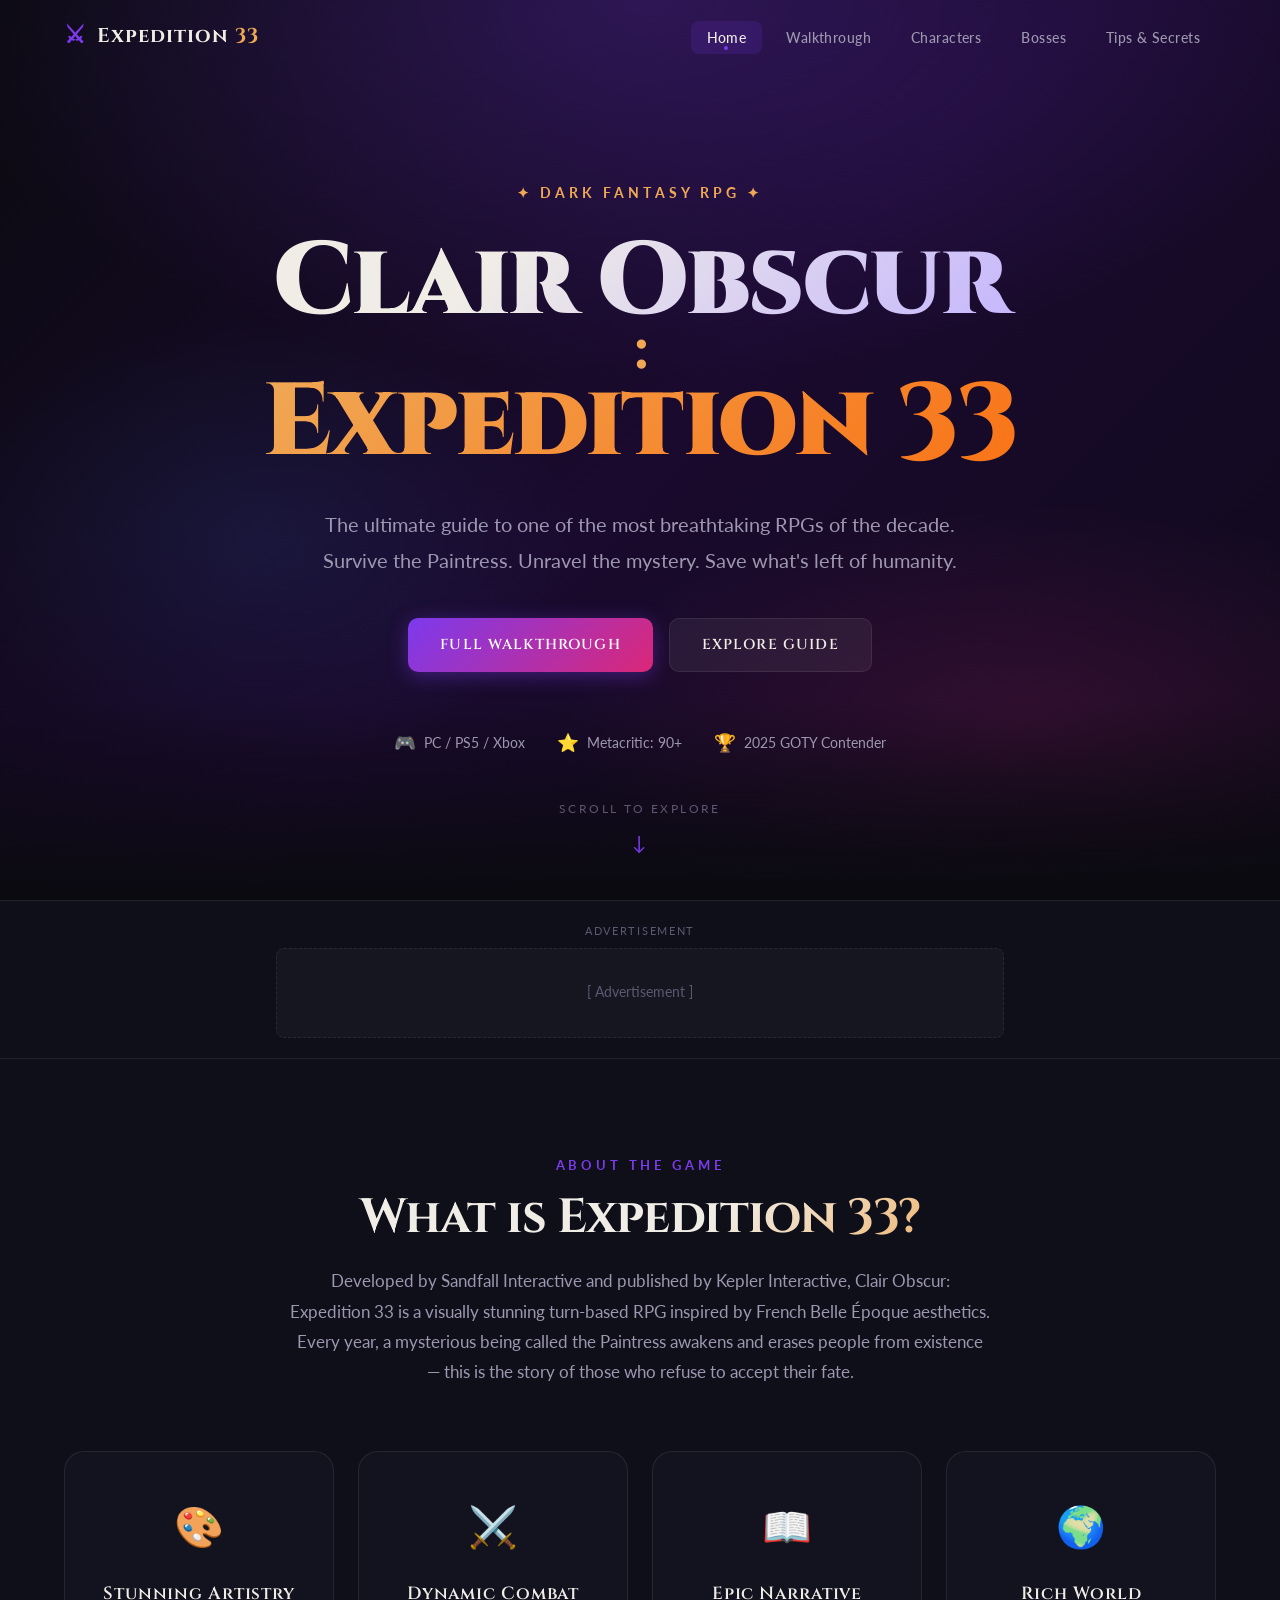
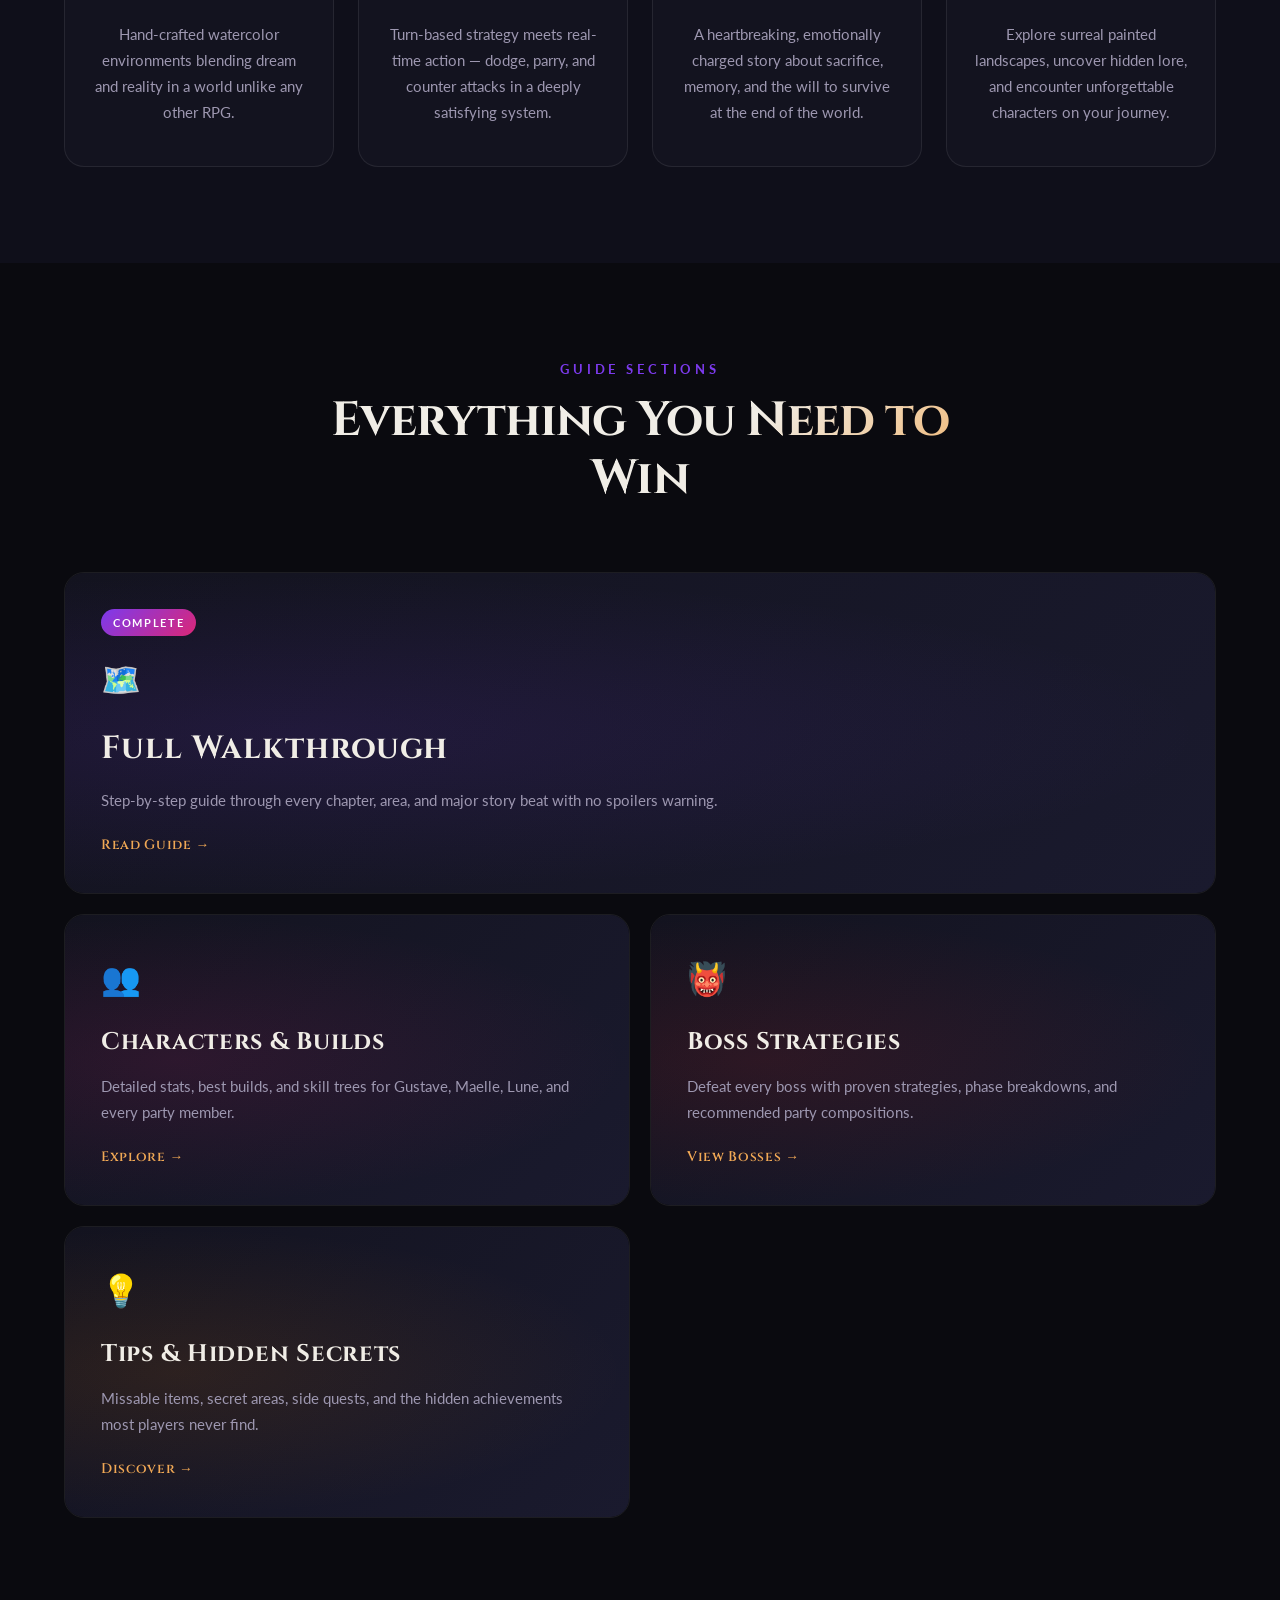
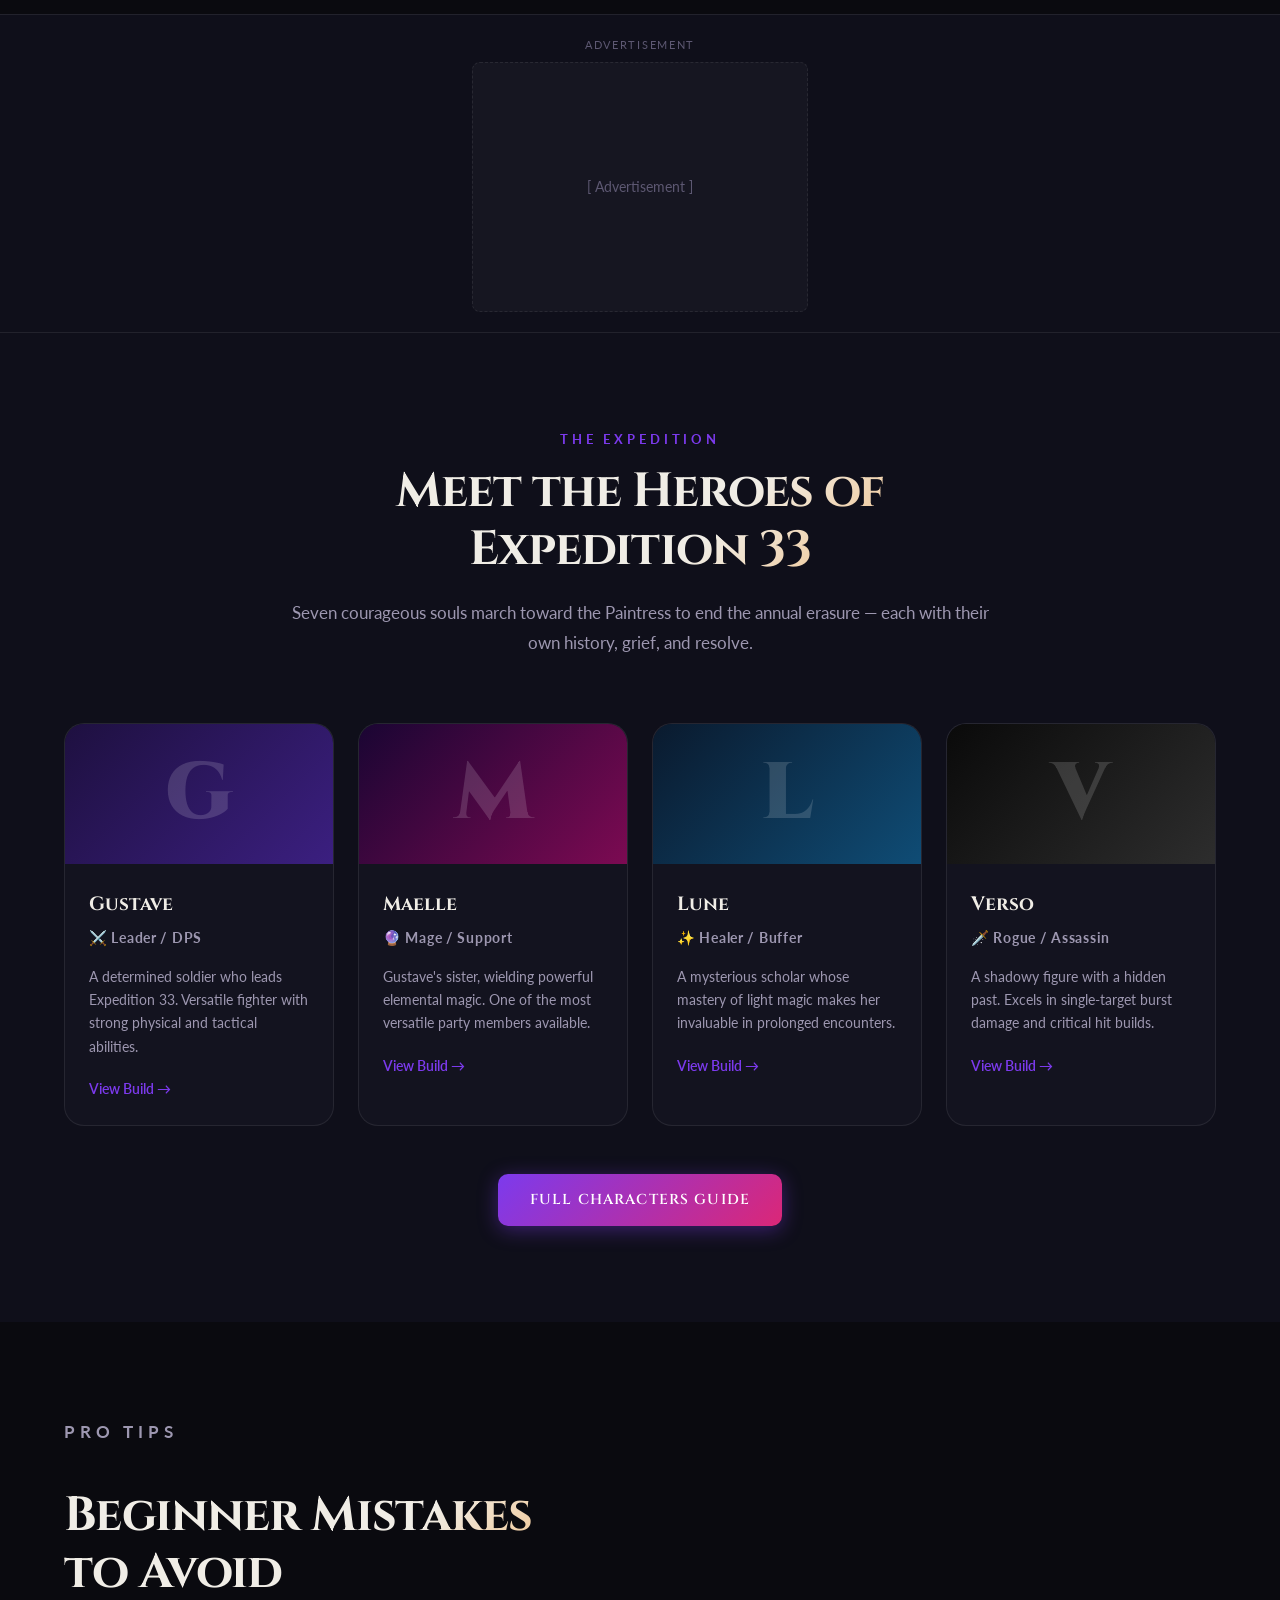
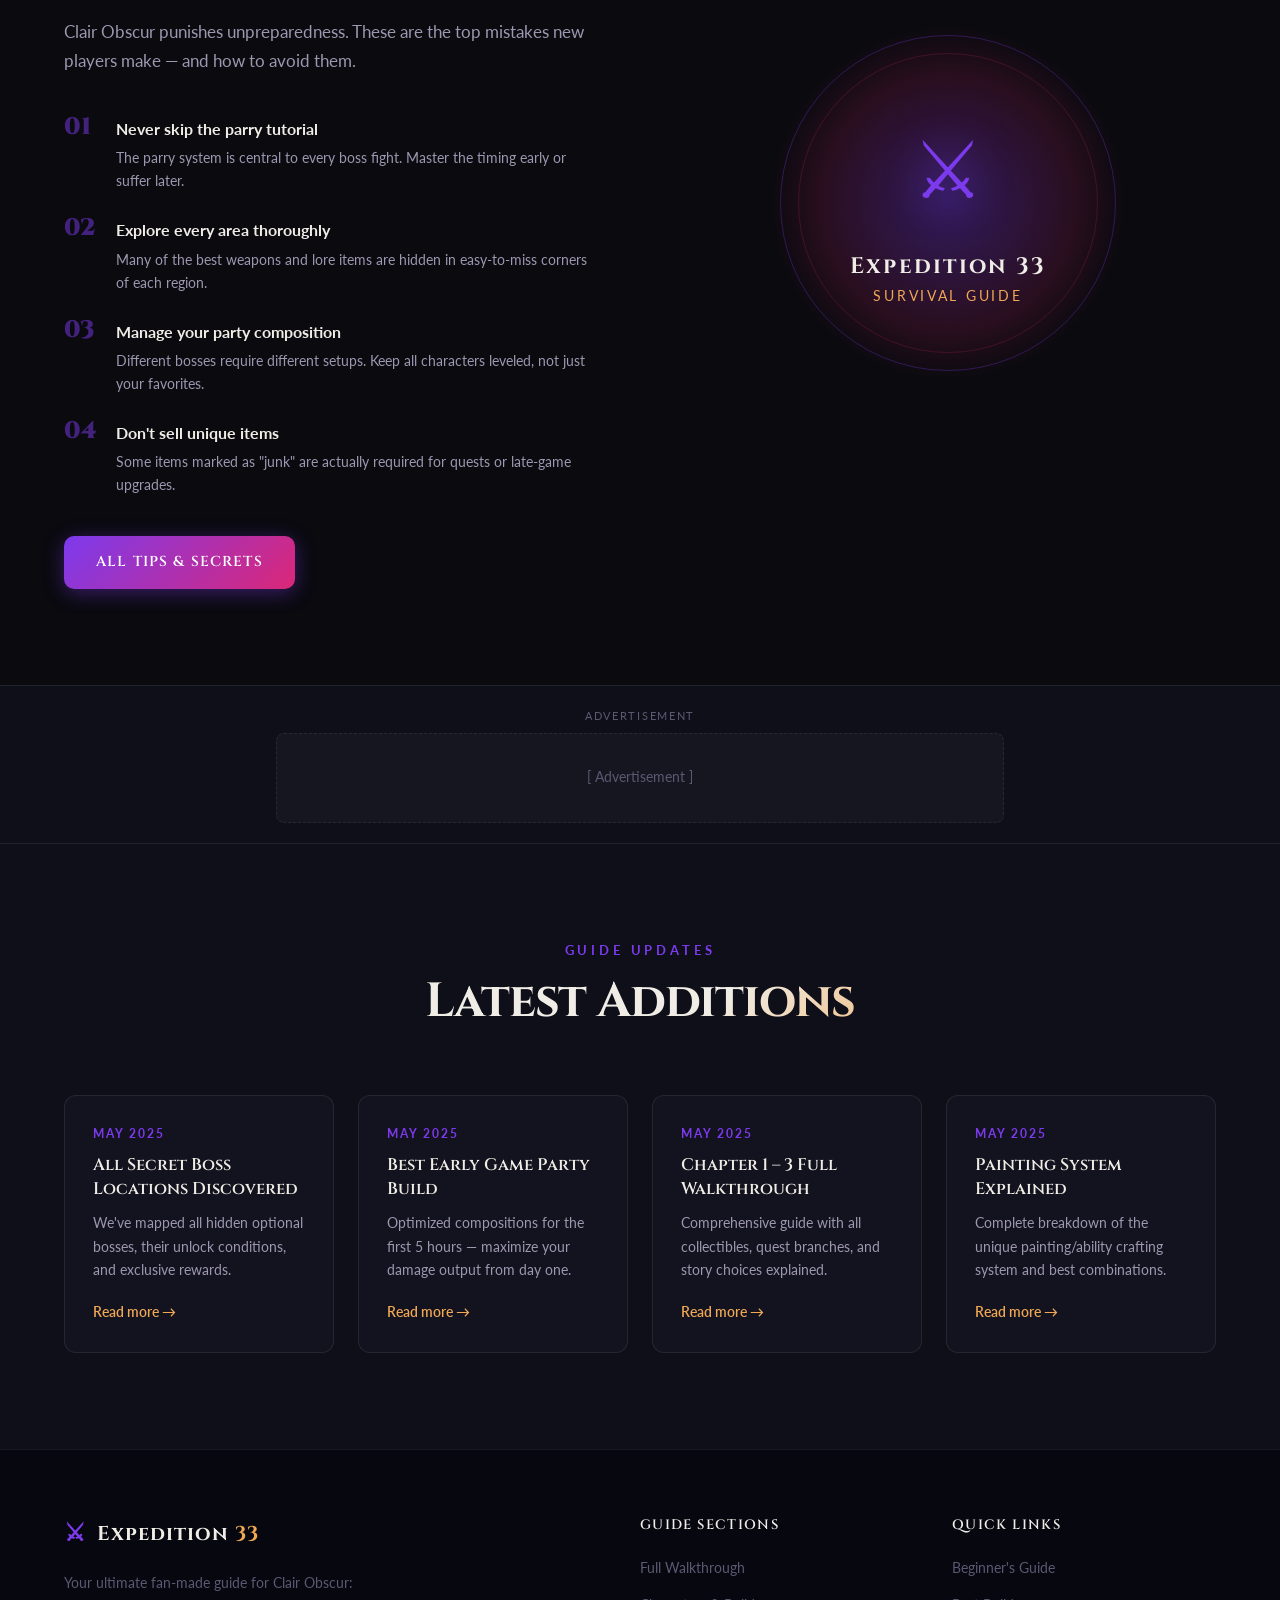
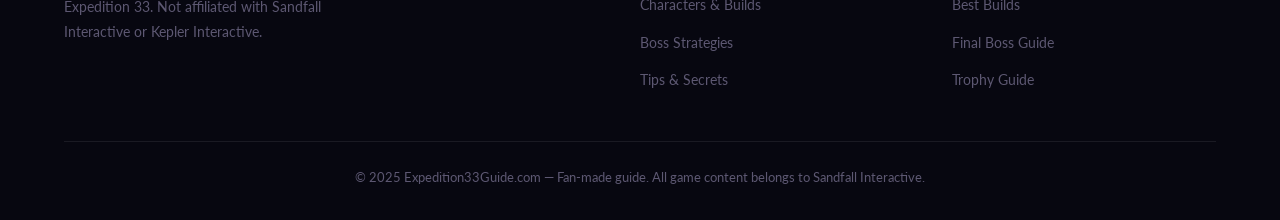
<file: index.html>
<!DOCTYPE html>
<html lang="en">
<head>
  <meta charset="UTF-8" />
  <meta name="viewport" content="width=device-width, initial-scale=1.0" />
  <meta name="description" content="Clair Obscur: Expedition 33 — The ultimate guide, walkthrough, tips, and tricks. Explore the dark fantasy world of Expedition 33 with our comprehensive resource." />
  <meta name="keywords" content="Clair Obscur Expedition 33, game guide, walkthrough, tips, characters, bosses, secrets" />
  <meta property="og:title" content="Clair Obscur: Expedition 33 — Ultimate Game Guide" />
  <meta property="og:description" content="Your #1 resource for Clair Obscur: Expedition 33. Walkthroughs, character builds, boss strategies, and hidden secrets." />
  <meta property="og:type" content="website" />
  <title>Clair Obscur: Expedition 33 — Ultimate Game Guide</title>
  <link rel="stylesheet" href="styles.css" />
  <link rel="preconnect" href="https://fonts.googleapis.com">
  <link href="https://fonts.googleapis.com/css2?family=Cinzel:wght@400;600;700;900&family=Lato:wght@300;400;700&family=Playfair+Display:ital,wght@0,400;0,700;1,400&display=swap" rel="stylesheet">
  <!-- Google AdSense -->
  <script async src="https://pagead2.googlesyndication.com/pagead/js/adsbygoogle.js?client=ca-pub-7262395819567878" crossorigin="anonymous"></script>
</head>
<body>

  <!-- NAVIGATION -->
  <nav class="navbar" id="navbar">
    <div class="nav-container">
      <a href="index.html" class="nav-logo">
        <span class="logo-icon">⚔</span>
        <span>Expedition <span class="accent">33</span></span>
      </a>
      <button class="nav-toggle" id="navToggle" aria-label="Toggle menu">
        <span></span><span></span><span></span>
      </button>
      <ul class="nav-links" id="navLinks">
        <li><a href="index.html" class="active">Home</a></li>
        <li><a href="walkthrough.html">Walkthrough</a></li>
        <li><a href="characters.html">Characters</a></li>
        <li><a href="bosses.html">Bosses</a></li>
        <li><a href="tips.html">Tips & Secrets</a></li>
      </ul>
    </div>
  </nav>

  <!-- HERO SECTION -->
  <section class="hero">
    <div class="hero-particles" id="particles"></div>
    <div class="hero-content">
      <p class="hero-eyebrow">✦ Dark Fantasy RPG ✦</p>
      <h1 class="hero-title">
        <span class="title-line1">Clair Obscur</span>
        <span class="title-separator">:</span>
        <span class="title-line2">Expedition 33</span>
      </h1>
      <p class="hero-subtitle">The ultimate guide to one of the most breathtaking RPGs of the decade.<br>Survive the Paintress. Unravel the mystery. Save what's left of humanity.</p>
      <div class="hero-cta">
        <a href="walkthrough.html" class="btn btn-primary">Full Walkthrough</a>
        <a href="#overview" class="btn btn-ghost">Explore Guide</a>
      </div>
      <div class="hero-meta">
        <div class="meta-item"><span class="meta-icon">🎮</span><span>PC / PS5 / Xbox</span></div>
        <div class="meta-item"><span class="meta-icon">⭐</span><span>Metacritic: 90+</span></div>
        <div class="meta-item"><span class="meta-icon">🏆</span><span>2025 GOTY Contender</span></div>
      </div>
    </div>
    <div class="hero-scroll-indicator">
      <span>Scroll to explore</span>
      <div class="scroll-arrow">↓</div>
    </div>
  </section>

  <!-- AD SLOT: Top Banner -->
  <div class="ad-container ad-banner">
    <div class="ad-label">Advertisement</div>
    <!-- <ins class="adsbygoogle" style="display:block" data-ad-client="ca-pub-XXXXXXXXXXXXXXXX" data-ad-slot="XXXXXXXXXX" data-ad-format="auto" data-full-width-responsive="true"></ins> -->
    <div class="ad-placeholder">[ Advertisement ]</div>
  </div>

  <!-- OVERVIEW SECTION -->
  <section class="section overview" id="overview">
    <div class="container">
      <div class="section-header">
        <p class="section-label">About the Game</p>
        <h2 class="section-title">What is Expedition 33?</h2>
        <p class="section-desc">Developed by Sandfall Interactive and published by Kepler Interactive, Clair Obscur: Expedition 33 is a visually stunning turn-based RPG inspired by French Belle Époque aesthetics. Every year, a mysterious being called the Paintress awakens and erases people from existence — this is the story of those who refuse to accept their fate.</p>
      </div>
      <div class="overview-grid">
        <div class="overview-card">
          <div class="card-icon">🎨</div>
          <h3>Stunning Artistry</h3>
          <p>Hand-crafted watercolor environments blending dream and reality in a world unlike any other RPG.</p>
        </div>
        <div class="overview-card">
          <div class="card-icon">⚔️</div>
          <h3>Dynamic Combat</h3>
          <p>Turn-based strategy meets real-time action — dodge, parry, and counter attacks in a deeply satisfying system.</p>
        </div>
        <div class="overview-card">
          <div class="card-icon">📖</div>
          <h3>Epic Narrative</h3>
          <p>A heartbreaking, emotionally charged story about sacrifice, memory, and the will to survive at the end of the world.</p>
        </div>
        <div class="overview-card">
          <div class="card-icon">🌍</div>
          <h3>Rich World</h3>
          <p>Explore surreal painted landscapes, uncover hidden lore, and encounter unforgettable characters on your journey.</p>
        </div>
      </div>
    </div>
  </section>

  <!-- FEATURED GUIDE SECTIONS -->
  <section class="section featured-guides">
    <div class="container">
      <div class="section-header">
        <p class="section-label">Guide Sections</p>
        <h2 class="section-title">Everything You Need to Win</h2>
      </div>
      <div class="guides-grid">

        <a href="walkthrough.html" class="guide-card guide-card--large">
          <div class="guide-card-bg" style="--clr:#7c3aed"></div>
          <div class="guide-card-content">
            <span class="guide-badge">Complete</span>
            <div class="guide-icon">🗺️</div>
            <h3>Full Walkthrough</h3>
            <p>Step-by-step guide through every chapter, area, and major story beat with no spoilers warning.</p>
            <span class="guide-link">Read Guide →</span>
          </div>
        </a>

        <a href="characters.html" class="guide-card">
          <div class="guide-card-bg" style="--clr:#db2777"></div>
          <div class="guide-card-content">
            <div class="guide-icon">👥</div>
            <h3>Characters & Builds</h3>
            <p>Detailed stats, best builds, and skill trees for Gustave, Maelle, Lune, and every party member.</p>
            <span class="guide-link">Explore →</span>
          </div>
        </a>

        <a href="bosses.html" class="guide-card">
          <div class="guide-card-bg" style="--clr:#dc2626"></div>
          <div class="guide-card-content">
            <div class="guide-icon">👹</div>
            <h3>Boss Strategies</h3>
            <p>Defeat every boss with proven strategies, phase breakdowns, and recommended party compositions.</p>
            <span class="guide-link">View Bosses →</span>
          </div>
        </a>

        <a href="tips.html" class="guide-card">
          <div class="guide-card-bg" style="--clr:#d97706"></div>
          <div class="guide-card-content">
            <div class="guide-icon">💡</div>
            <h3>Tips & Hidden Secrets</h3>
            <p>Missable items, secret areas, side quests, and the hidden achievements most players never find.</p>
            <span class="guide-link">Discover →</span>
          </div>
        </a>

      </div>
    </div>
  </section>

  <!-- AD SLOT: Mid-Page Rectangle -->
  <div class="ad-container ad-rectangle">
    <div class="ad-label">Advertisement</div>
    <div class="ad-placeholder">[ Advertisement ]</div>
  </div>

  <!-- CHARACTERS PREVIEW -->
  <section class="section characters-preview">
    <div class="container">
      <div class="section-header">
        <p class="section-label">The Expedition</p>
        <h2 class="section-title">Meet the Heroes of Expedition 33</h2>
        <p class="section-desc">Seven courageous souls march toward the Paintress to end the annual erasure — each with their own history, grief, and resolve.</p>
      </div>
      <div class="characters-grid">
        <div class="character-card">
          <div class="character-portrait char-gustave">
            <div class="char-initial">G</div>
          </div>
          <div class="character-info">
            <h4>Gustave</h4>
            <p class="char-role">⚔️ Leader / DPS</p>
            <p>A determined soldier who leads Expedition 33. Versatile fighter with strong physical and tactical abilities.</p>
            <a href="characters.html#gustave" class="char-link">View Build →</a>
          </div>
        </div>
        <div class="character-card">
          <div class="character-portrait char-maelle">
            <div class="char-initial">M</div>
          </div>
          <div class="character-info">
            <h4>Maelle</h4>
            <p class="char-role">🔮 Mage / Support</p>
            <p>Gustave's sister, wielding powerful elemental magic. One of the most versatile party members available.</p>
            <a href="characters.html#maelle" class="char-link">View Build →</a>
          </div>
        </div>
        <div class="character-card">
          <div class="character-portrait char-lune">
            <div class="char-initial">L</div>
          </div>
          <div class="character-info">
            <h4>Lune</h4>
            <p class="char-role">✨ Healer / Buffer</p>
            <p>A mysterious scholar whose mastery of light magic makes her invaluable in prolonged encounters.</p>
            <a href="characters.html#lune" class="char-link">View Build →</a>
          </div>
        </div>
        <div class="character-card">
          <div class="character-portrait char-verso">
            <div class="char-initial">V</div>
          </div>
          <div class="character-info">
            <h4>Verso</h4>
            <p class="char-role">🗡️ Rogue / Assassin</p>
            <p>A shadowy figure with a hidden past. Excels in single-target burst damage and critical hit builds.</p>
            <a href="characters.html#verso" class="char-link">View Build →</a>
          </div>
        </div>
      </div>
      <div class="section-cta">
        <a href="characters.html" class="btn btn-primary">Full Characters Guide</a>
      </div>
    </div>
  </section>

  <!-- TIPS PREVIEW -->
  <section class="section tips-preview">
    <div class="container">
      <div class="tips-split">
        <div class="tips-text">
          <p class="section-label">Pro Tips</p>
          <h2 class="section-title">Beginner Mistakes to Avoid</h2>
          <p>Clair Obscur punishes unpreparedness. These are the top mistakes new players make — and how to avoid them.</p>
          <ul class="tips-list">
            <li>
              <span class="tip-num">01</span>
              <div>
                <strong>Never skip the parry tutorial</strong>
                <p>The parry system is central to every boss fight. Master the timing early or suffer later.</p>
              </div>
            </li>
            <li>
              <span class="tip-num">02</span>
              <div>
                <strong>Explore every area thoroughly</strong>
                <p>Many of the best weapons and lore items are hidden in easy-to-miss corners of each region.</p>
              </div>
            </li>
            <li>
              <span class="tip-num">03</span>
              <div>
                <strong>Manage your party composition</strong>
                <p>Different bosses require different setups. Keep all characters leveled, not just your favorites.</p>
              </div>
            </li>
            <li>
              <span class="tip-num">04</span>
              <div>
                <strong>Don't sell unique items</strong>
                <p>Some items marked as "junk" are actually required for quests or late-game upgrades.</p>
              </div>
            </li>
          </ul>
          <a href="tips.html" class="btn btn-primary">All Tips & Secrets</a>
        </div>
        <div class="tips-visual">
          <div class="tips-artwork">
            <div class="artwork-glow"></div>
            <div class="artwork-content">
              <div class="artwork-symbol">⚔</div>
              <p class="artwork-text">Expedition 33</p>
              <p class="artwork-sub">Survival Guide</p>
            </div>
          </div>
        </div>
      </div>
    </div>
  </section>

  <!-- AD SLOT: Bottom Banner -->
  <div class="ad-container ad-banner">
    <div class="ad-label">Advertisement</div>
    <div class="ad-placeholder">[ Advertisement ]</div>
  </div>

  <!-- LATEST UPDATES -->
  <section class="section updates">
    <div class="container">
      <div class="section-header">
        <p class="section-label">Guide Updates</p>
        <h2 class="section-title">Latest Additions</h2>
      </div>
      <div class="updates-grid">
        <article class="update-card">
          <div class="update-date">May 2025</div>
          <h4>All Secret Boss Locations Discovered</h4>
          <p>We've mapped all hidden optional bosses, their unlock conditions, and exclusive rewards.</p>
          <a href="bosses.html#secret" class="update-link">Read more →</a>
        </article>
        <article class="update-card">
          <div class="update-date">May 2025</div>
          <h4>Best Early Game Party Build</h4>
          <p>Optimized compositions for the first 5 hours — maximize your damage output from day one.</p>
          <a href="characters.html#builds" class="update-link">Read more →</a>
        </article>
        <article class="update-card">
          <div class="update-date">May 2025</div>
          <h4>Chapter 1 – 3 Full Walkthrough</h4>
          <p>Comprehensive guide with all collectibles, quest branches, and story choices explained.</p>
          <a href="walkthrough.html#ch1" class="update-link">Read more →</a>
        </article>
        <article class="update-card">
          <div class="update-date">May 2025</div>
          <h4>Painting System Explained</h4>
          <p>Complete breakdown of the unique painting/ability crafting system and best combinations.</p>
          <a href="tips.html#painting" class="update-link">Read more →</a>
        </article>
      </div>
    </div>
  </section>

  <!-- FOOTER -->
  <footer class="footer">
    <div class="container">
      <div class="footer-grid">
        <div class="footer-brand">
          <a href="index.html" class="nav-logo">
            <span class="logo-icon">⚔</span>
            <span>Expedition <span class="accent">33</span></span>
          </a>
          <p>Your ultimate fan-made guide for Clair Obscur: Expedition 33. Not affiliated with Sandfall Interactive or Kepler Interactive.</p>
        </div>
        <div class="footer-links">
          <h5>Guide Sections</h5>
          <ul>
            <li><a href="walkthrough.html">Full Walkthrough</a></li>
            <li><a href="characters.html">Characters & Builds</a></li>
            <li><a href="bosses.html">Boss Strategies</a></li>
            <li><a href="tips.html">Tips & Secrets</a></li>
          </ul>
        </div>
        <div class="footer-links">
          <h5>Quick Links</h5>
          <ul>
            <li><a href="tips.html#beginners">Beginner's Guide</a></li>
            <li><a href="characters.html#builds">Best Builds</a></li>
            <li><a href="bosses.html#paintress">Final Boss Guide</a></li>
            <li><a href="tips.html#trophies">Trophy Guide</a></li>
          </ul>
        </div>
      </div>
      <div class="footer-bottom">
        <p>© 2025 Expedition33Guide.com — Fan-made guide. All game content belongs to Sandfall Interactive.</p>
      </div>
    </div>
  </footer>

  <script src="script.js"></script>
</body>
</html>
</file>
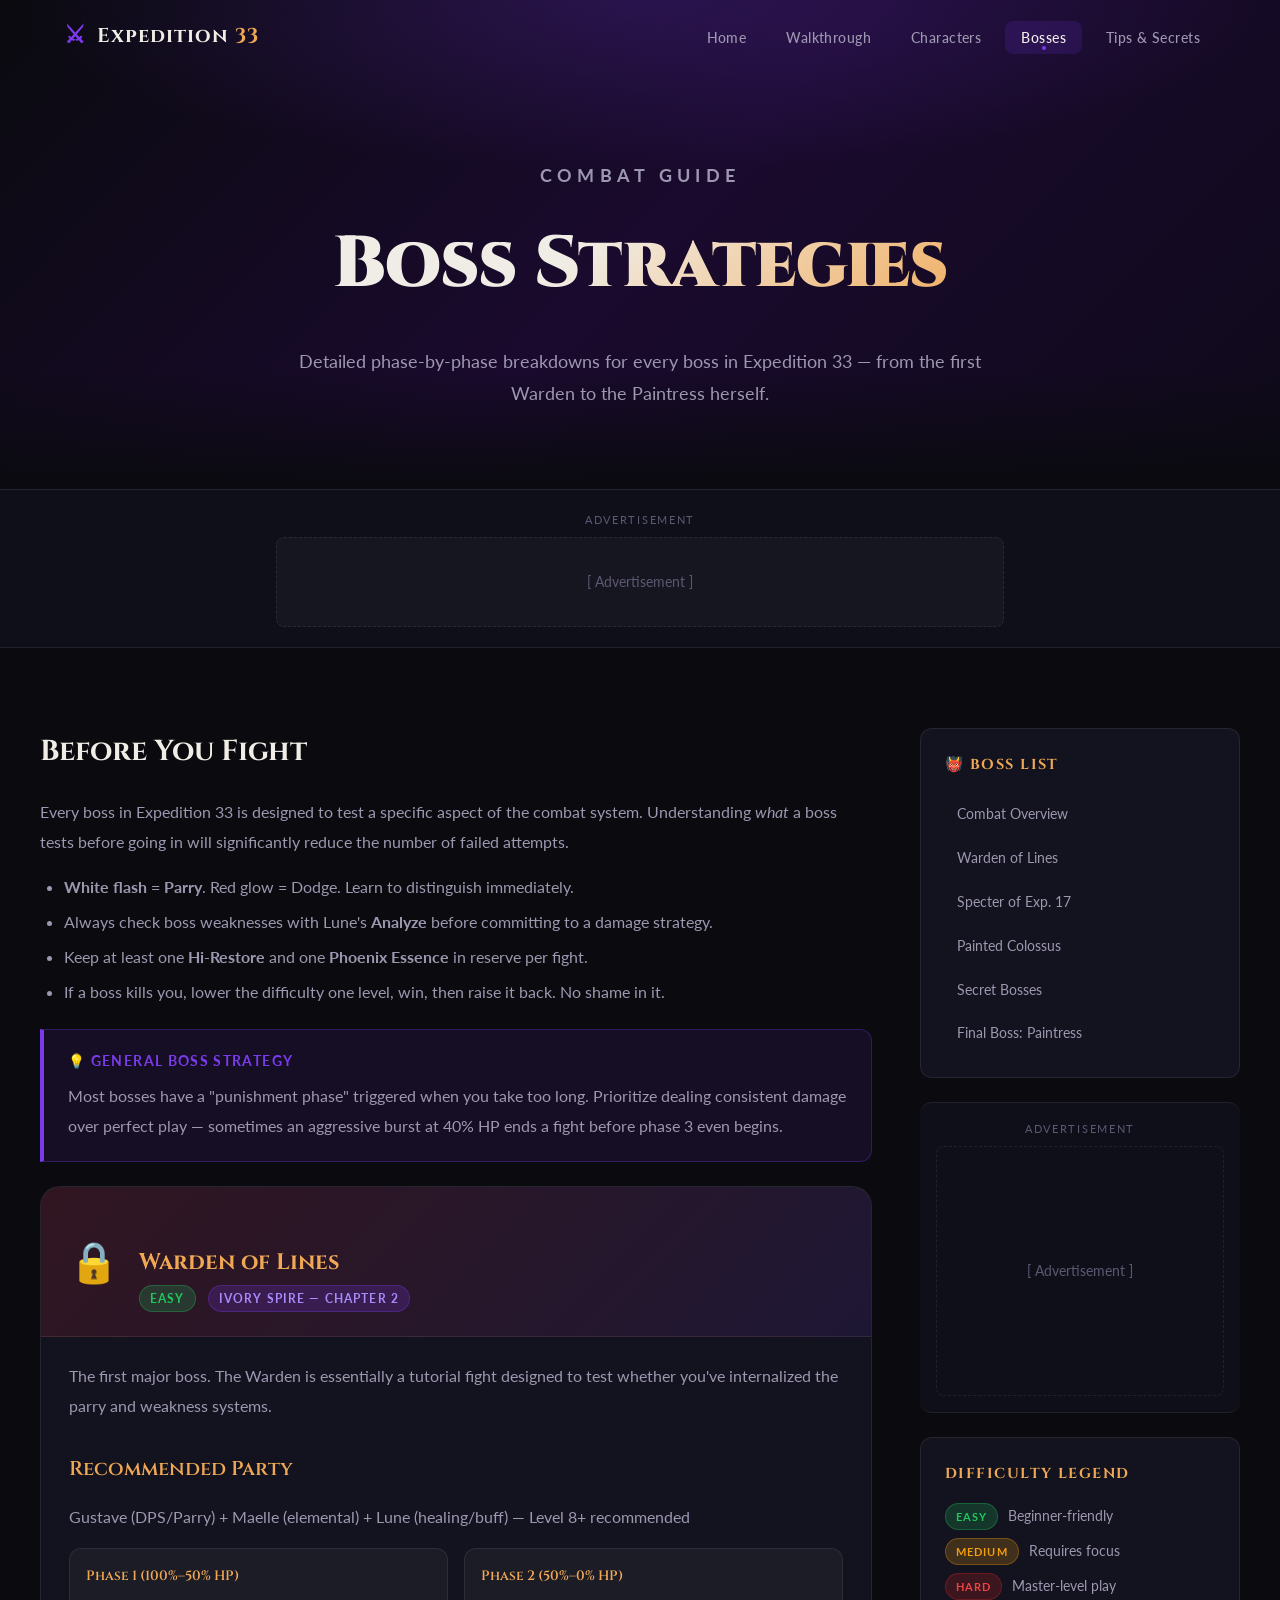
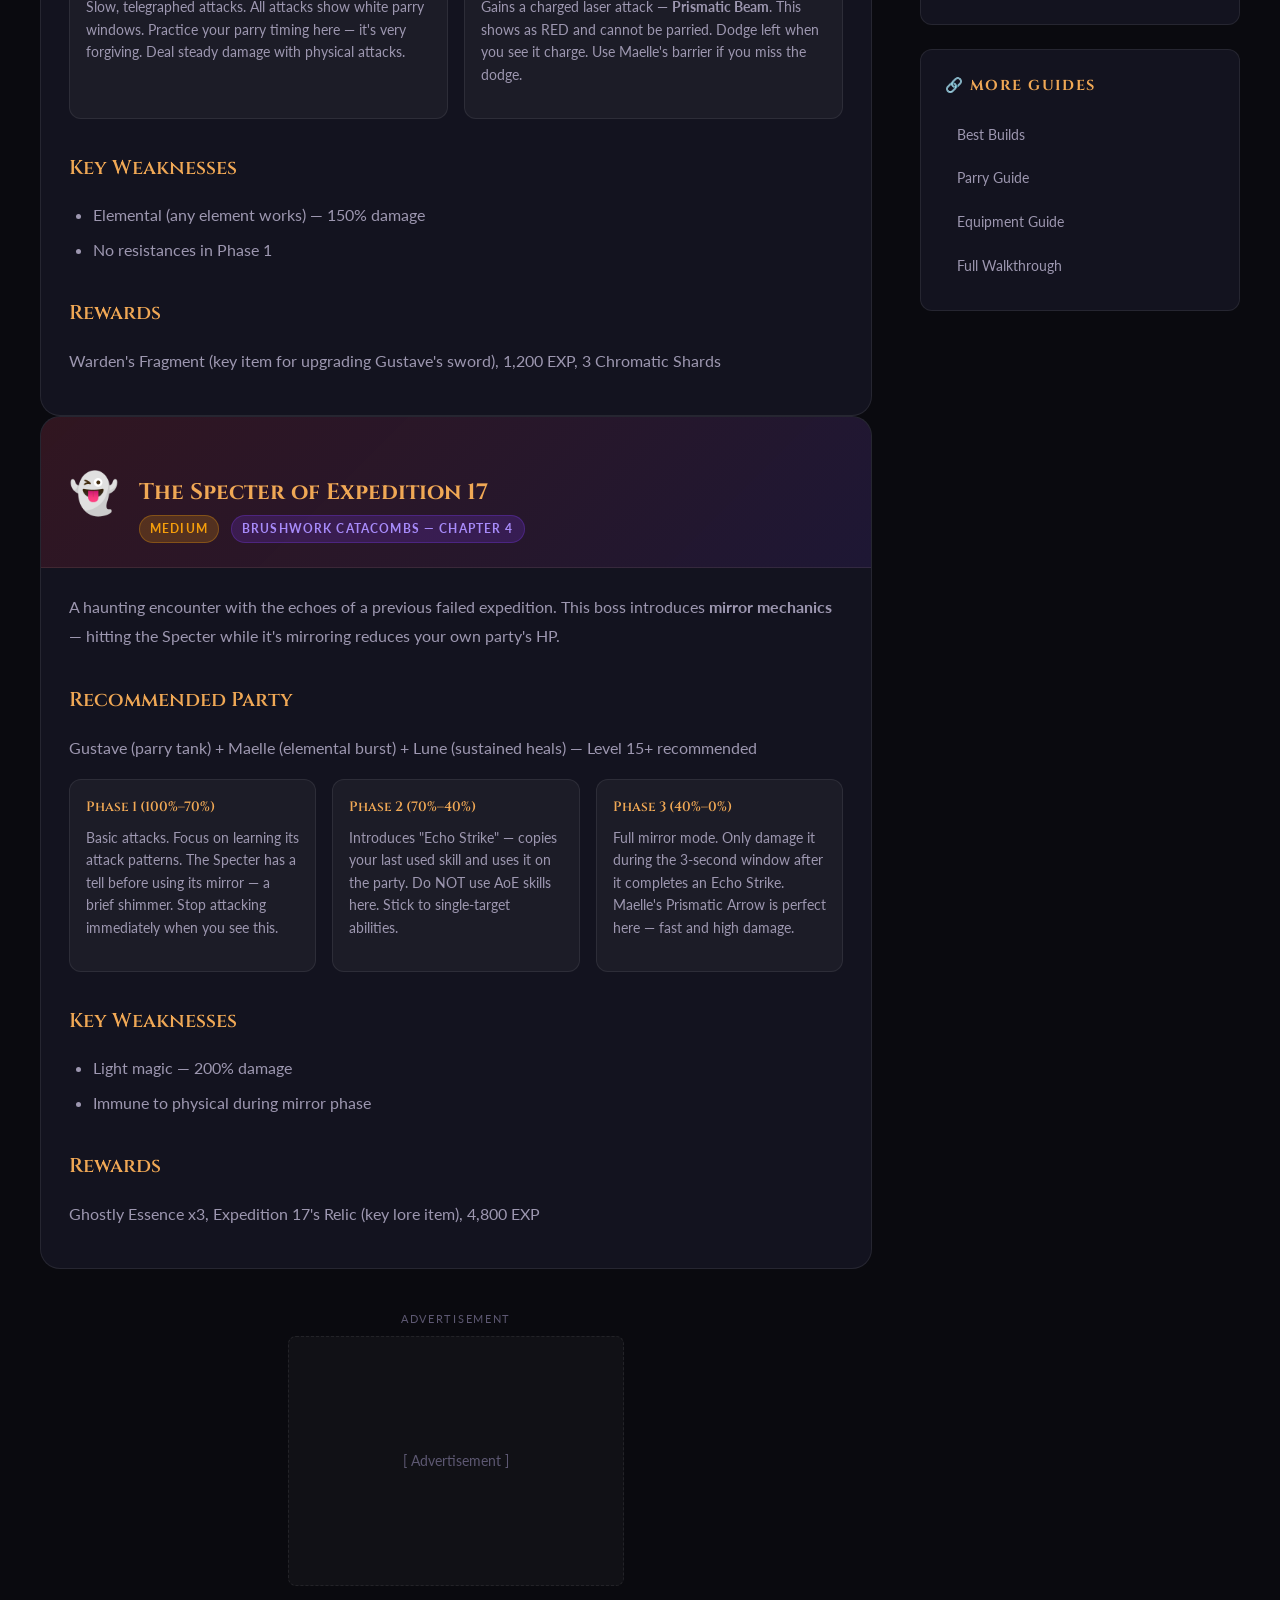
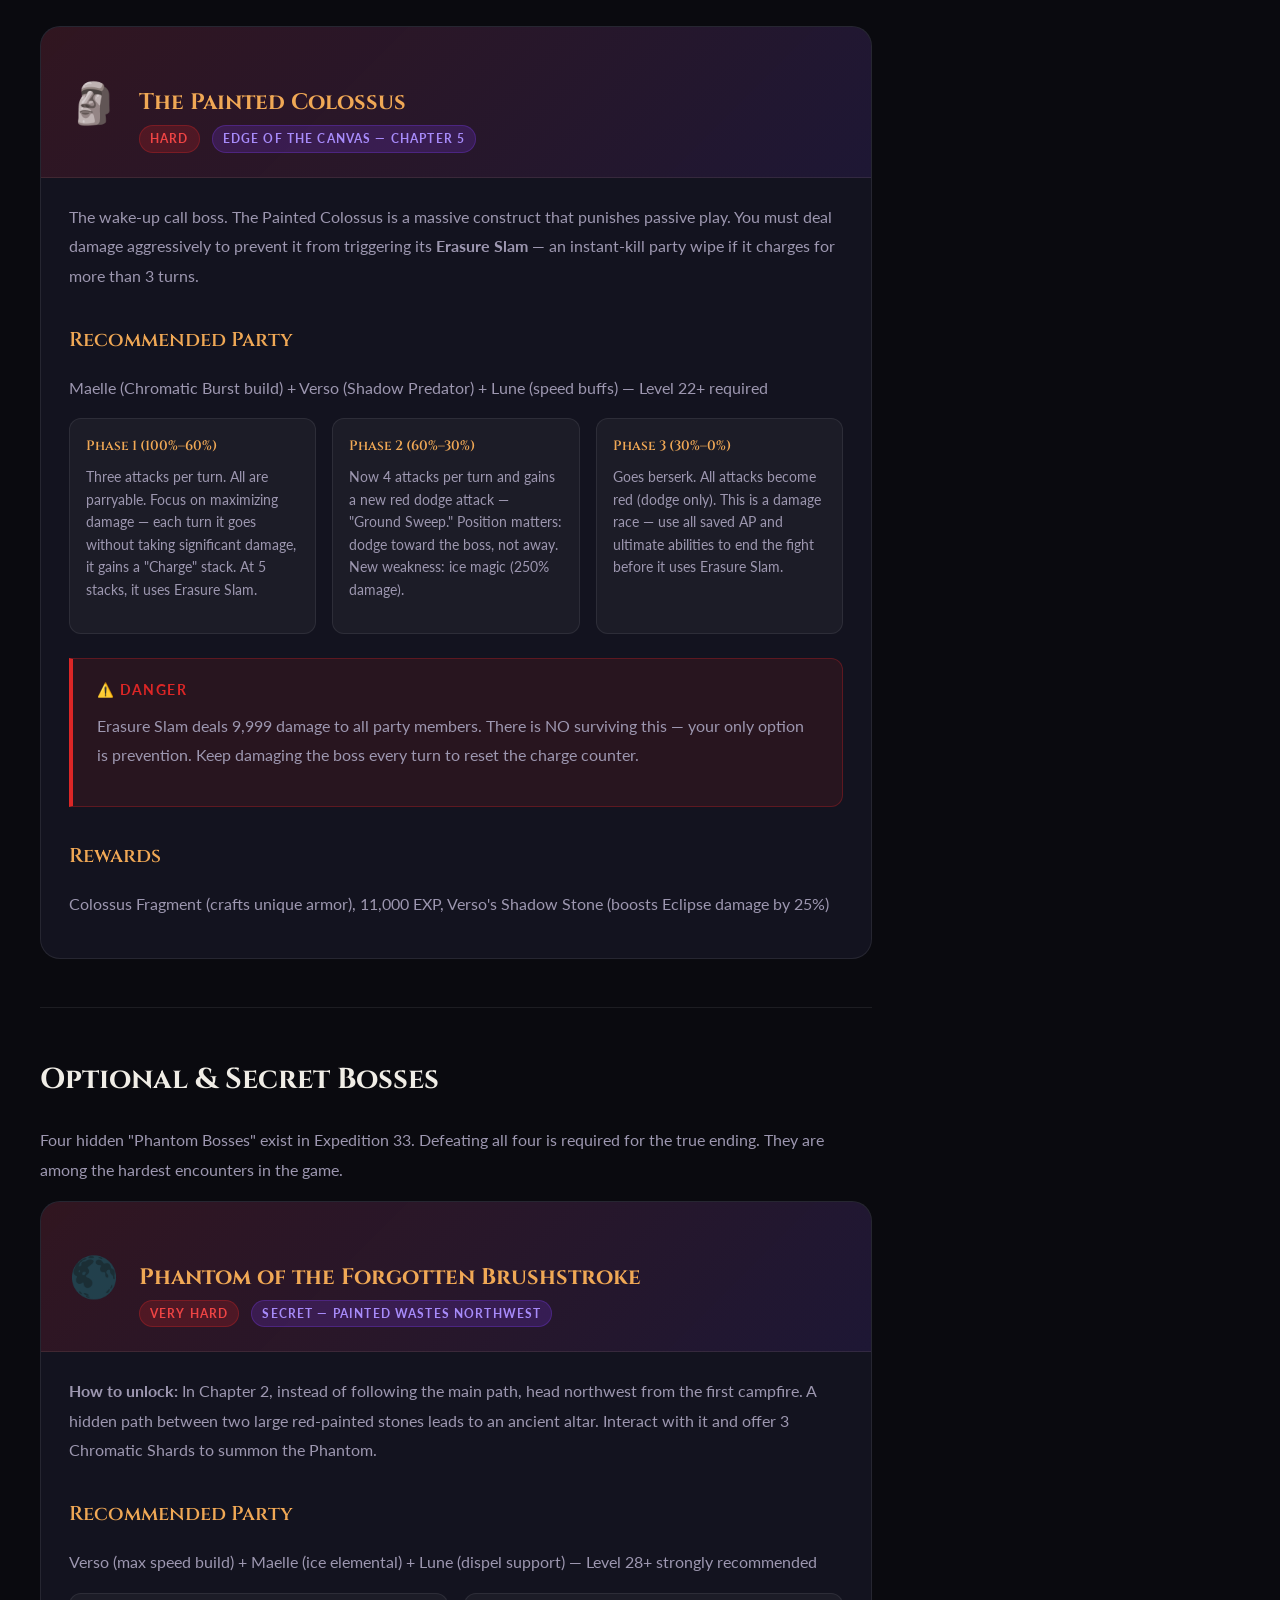
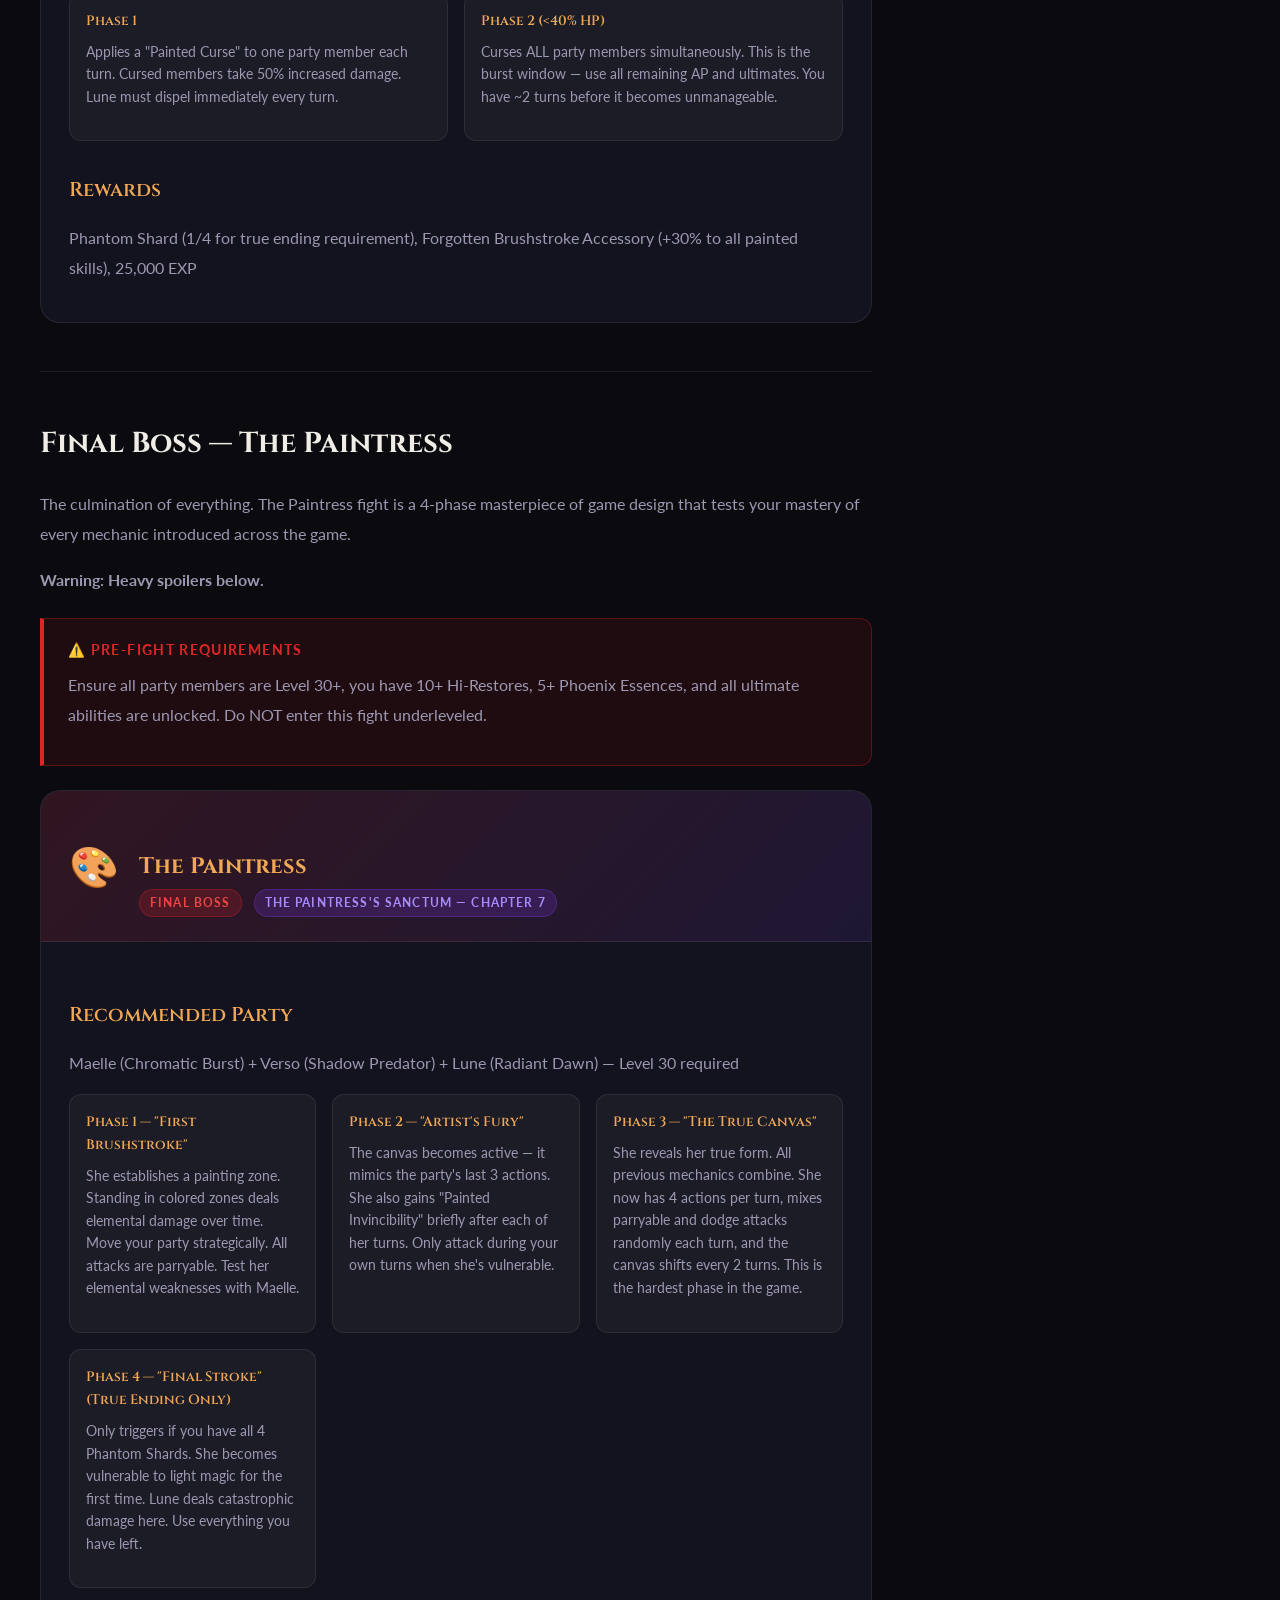
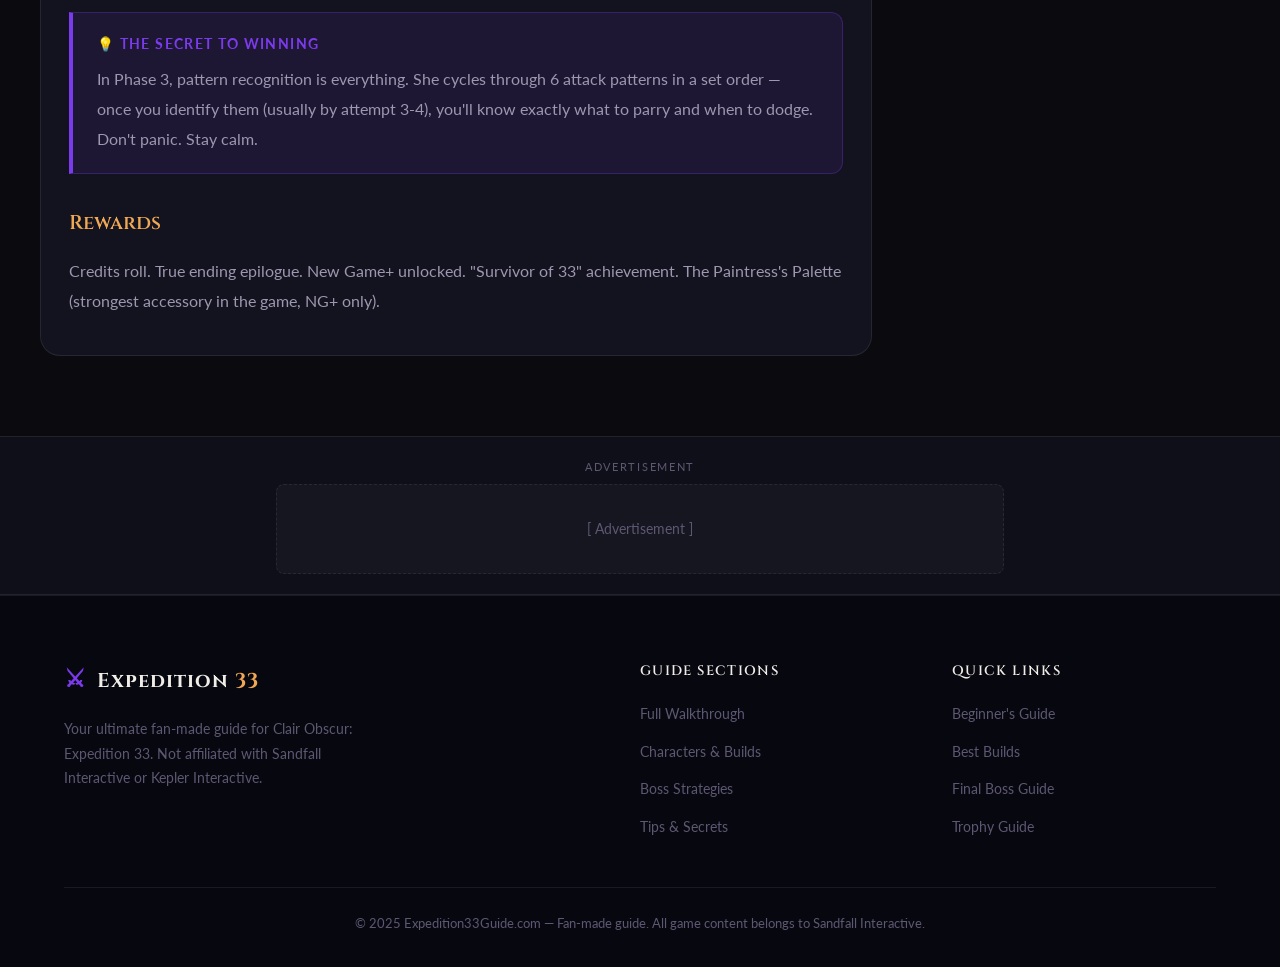
<file: bosses.html>
<!DOCTYPE html>
<html lang="en">
<head>
  <meta charset="UTF-8" />
  <meta name="viewport" content="width=device-width, initial-scale=1.0" />
  <meta name="description" content="Clair Obscur Expedition 33 boss guide — strategies, phase breakdowns, and party compositions for every boss fight including the Paintress." />
  <meta name="keywords" content="Clair Obscur Expedition 33 bosses, Paintress boss guide, boss strategies, how to beat bosses" />
  <title>Boss Strategies — Clair Obscur: Expedition 33 Guide</title>
  <link rel="stylesheet" href="styles.css" />
  <link rel="preconnect" href="https://fonts.googleapis.com">
  <link href="https://fonts.googleapis.com/css2?family=Cinzel:wght@400;600;700;900&family=Lato:wght@300;400;700&family=Playfair+Display:ital,wght@0,400;0,700;1,400&display=swap" rel="stylesheet">
  <!-- Google AdSense -->
  <script async src="https://pagead2.googlesyndication.com/pagead/js/adsbygoogle.js?client=ca-pub-7262395819567878" crossorigin="anonymous"></script>
</head>
<body>

  <nav class="navbar" id="navbar">
    <div class="nav-container">
      <a href="index.html" class="nav-logo">
        <span class="logo-icon">⚔</span>
        <span>Expedition <span class="accent">33</span></span>
      </a>
      <button class="nav-toggle" id="navToggle" aria-label="Toggle menu">
        <span></span><span></span><span></span>
      </button>
      <ul class="nav-links" id="navLinks">
        <li><a href="index.html">Home</a></li>
        <li><a href="walkthrough.html">Walkthrough</a></li>
        <li><a href="characters.html">Characters</a></li>
        <li><a href="bosses.html" class="active">Bosses</a></li>
        <li><a href="tips.html">Tips & Secrets</a></li>
      </ul>
    </div>
  </nav>

  <section class="page-hero">
    <div class="page-hero-content">
      <p class="section-label">Combat Guide</p>
      <h1>Boss Strategies</h1>
      <p>Detailed phase-by-phase breakdowns for every boss in Expedition 33 — from the first Warden to the Paintress herself.</p>
    </div>
  </section>

  <!-- AD SLOT: Top Banner -->
  <div class="ad-container ad-banner">
    <div class="ad-label">Advertisement</div>
    <div class="ad-placeholder">[ Advertisement ]</div>
  </div>

  <div class="container content-layout">
    <div class="content-with-sidebar">

      <article class="article-content">

        <h2 id="overview">Before You Fight</h2>
        <p>Every boss in Expedition 33 is designed to test a specific aspect of the combat system. Understanding <em>what</em> a boss tests before going in will significantly reduce the number of failed attempts.</p>
        <ul>
          <li><strong>White flash = Parry</strong>. Red glow = Dodge. Learn to distinguish immediately.</li>
          <li>Always check boss weaknesses with Lune's <strong>Analyze</strong> before committing to a damage strategy.</li>
          <li>Keep at least one <strong>Hi-Restore</strong> and one <strong>Phoenix Essence</strong> in reserve per fight.</li>
          <li>If a boss kills you, lower the difficulty one level, win, then raise it back. No shame in it.</li>
        </ul>

        <div class="tip-box">
          <div class="tip-box-title">💡 General Boss Strategy</div>
          <p>Most bosses have a "punishment phase" triggered when you take too long. Prioritize dealing consistent damage over perfect play — sometimes an aggressive burst at 40% HP ends a fight before phase 3 even begins.</p>
        </div>

        <!-- BOSS 1 -->
        <div class="boss-card" id="warden">
          <div class="boss-header">
            <span class="boss-icon">🔒</span>
            <div>
              <h3>Warden of Lines</h3>
              <div class="boss-meta">
                <span class="boss-tag difficulty-easy">Easy</span>
                <span class="boss-tag location">Ivory Spire — Chapter 2</span>
              </div>
            </div>
          </div>
          <div class="boss-body">
            <p>The first major boss. The Warden is essentially a tutorial fight designed to test whether you've internalized the parry and weakness systems.</p>

            <h3>Recommended Party</h3>
            <p>Gustave (DPS/Parry) + Maelle (elemental) + Lune (healing/buff) — Level 8+ recommended</p>

            <div class="boss-phases">
              <div class="boss-phase">
                <h5>Phase 1 (100%–50% HP)</h5>
                <p>Slow, telegraphed attacks. All attacks show white parry windows. Practice your parry timing here — it's very forgiving. Deal steady damage with physical attacks.</p>
              </div>
              <div class="boss-phase">
                <h5>Phase 2 (50%–0% HP)</h5>
                <p>Gains a charged laser attack — <strong>Prismatic Beam</strong>. This shows as RED and cannot be parried. Dodge left when you see it charge. Use Maelle's barrier if you miss the dodge.</p>
              </div>
            </div>

            <h3>Key Weaknesses</h3>
            <ul>
              <li>Elemental (any element works) — 150% damage</li>
              <li>No resistances in Phase 1</li>
            </ul>

            <h3>Rewards</h3>
            <p>Warden's Fragment (key item for upgrading Gustave's sword), 1,200 EXP, 3 Chromatic Shards</p>
          </div>
        </div>

        <!-- BOSS 2 -->
        <div class="boss-card" id="specter">
          <div class="boss-header">
            <span class="boss-icon">👻</span>
            <div>
              <h3>The Specter of Expedition 17</h3>
              <div class="boss-meta">
                <span class="boss-tag difficulty-medium">Medium</span>
                <span class="boss-tag location">Brushwork Catacombs — Chapter 4</span>
              </div>
            </div>
          </div>
          <div class="boss-body">
            <p>A haunting encounter with the echoes of a previous failed expedition. This boss introduces <strong>mirror mechanics</strong> — hitting the Specter while it's mirroring reduces your own party's HP.</p>

            <h3>Recommended Party</h3>
            <p>Gustave (parry tank) + Maelle (elemental burst) + Lune (sustained heals) — Level 15+ recommended</p>

            <div class="boss-phases">
              <div class="boss-phase">
                <h5>Phase 1 (100%–70%)</h5>
                <p>Basic attacks. Focus on learning its attack patterns. The Specter has a tell before using its mirror — a brief shimmer. Stop attacking immediately when you see this.</p>
              </div>
              <div class="boss-phase">
                <h5>Phase 2 (70%–40%)</h5>
                <p>Introduces "Echo Strike" — copies your last used skill and uses it on the party. Do NOT use AoE skills here. Stick to single-target abilities.</p>
              </div>
              <div class="boss-phase">
                <h5>Phase 3 (40%–0%)</h5>
                <p>Full mirror mode. Only damage it during the 3-second window after it completes an Echo Strike. Maelle's Prismatic Arrow is perfect here — fast and high damage.</p>
              </div>
            </div>

            <h3>Key Weaknesses</h3>
            <ul>
              <li>Light magic — 200% damage</li>
              <li>Immune to physical during mirror phase</li>
            </ul>

            <h3>Rewards</h3>
            <p>Ghostly Essence x3, Expedition 17's Relic (key lore item), 4,800 EXP</p>
          </div>
        </div>

        <!-- AD SLOT: Mid-Article -->
        <div class="ad-container ad-rectangle" style="margin: 40px 0; border: none; background: none; padding: 0;">
          <div class="ad-label">Advertisement</div>
          <div class="ad-placeholder">[ Advertisement ]</div>
        </div>

        <!-- BOSS 3 -->
        <div class="boss-card" id="colossus">
          <div class="boss-header">
            <span class="boss-icon">🗿</span>
            <div>
              <h3>The Painted Colossus</h3>
              <div class="boss-meta">
                <span class="boss-tag difficulty-hard">Hard</span>
                <span class="boss-tag location">Edge of the Canvas — Chapter 5</span>
              </div>
            </div>
          </div>
          <div class="boss-body">
            <p>The wake-up call boss. The Painted Colossus is a massive construct that punishes passive play. You must deal damage aggressively to prevent it from triggering its <strong>Erasure Slam</strong> — an instant-kill party wipe if it charges for more than 3 turns.</p>

            <h3>Recommended Party</h3>
            <p>Maelle (Chromatic Burst build) + Verso (Shadow Predator) + Lune (speed buffs) — Level 22+ required</p>

            <div class="boss-phases">
              <div class="boss-phase">
                <h5>Phase 1 (100%–60%)</h5>
                <p>Three attacks per turn. All are parryable. Focus on maximizing damage — each turn it goes without taking significant damage, it gains a "Charge" stack. At 5 stacks, it uses Erasure Slam.</p>
              </div>
              <div class="boss-phase">
                <h5>Phase 2 (60%–30%)</h5>
                <p>Now 4 attacks per turn and gains a new red dodge attack — "Ground Sweep." Position matters: dodge toward the boss, not away. New weakness: ice magic (250% damage).</p>
              </div>
              <div class="boss-phase">
                <h5>Phase 3 (30%–0%)</h5>
                <p>Goes berserk. All attacks become red (dodge only). This is a damage race — use all saved AP and ultimate abilities to end the fight before it uses Erasure Slam.</p>
              </div>
            </div>

            <div class="warning-box">
              <div class="tip-box-title">⚠️ Danger</div>
              <p>Erasure Slam deals 9,999 damage to all party members. There is NO surviving this — your only option is prevention. Keep damaging the boss every turn to reset the charge counter.</p>
            </div>

            <h3>Rewards</h3>
            <p>Colossus Fragment (crafts unique armor), 11,000 EXP, Verso's Shadow Stone (boosts Eclipse damage by 25%)</p>
          </div>
        </div>

        <!-- SECRET BOSSES -->
        <h2 id="secret">Optional & Secret Bosses</h2>
        <p>Four hidden "Phantom Bosses" exist in Expedition 33. Defeating all four is required for the true ending. They are among the hardest encounters in the game.</p>

        <div class="boss-card">
          <div class="boss-header">
            <span class="boss-icon">🌑</span>
            <div>
              <h3>Phantom of the Forgotten Brushstroke</h3>
              <div class="boss-meta">
                <span class="boss-tag difficulty-hard">Very Hard</span>
                <span class="boss-tag location">Secret — Painted Wastes Northwest</span>
              </div>
            </div>
          </div>
          <div class="boss-body">
            <p><strong>How to unlock:</strong> In Chapter 2, instead of following the main path, head northwest from the first campfire. A hidden path between two large red-painted stones leads to an ancient altar. Interact with it and offer 3 Chromatic Shards to summon the Phantom.</p>

            <h3>Recommended Party</h3>
            <p>Verso (max speed build) + Maelle (ice elemental) + Lune (dispel support) — Level 28+ strongly recommended</p>

            <div class="boss-phases">
              <div class="boss-phase">
                <h5>Phase 1</h5>
                <p>Applies a "Painted Curse" to one party member each turn. Cursed members take 50% increased damage. Lune must dispel immediately every turn.</p>
              </div>
              <div class="boss-phase">
                <h5>Phase 2 (&lt;40% HP)</h5>
                <p>Curses ALL party members simultaneously. This is the burst window — use all remaining AP and ultimates. You have ~2 turns before it becomes unmanageable.</p>
              </div>
            </div>

            <h3>Rewards</h3>
            <p>Phantom Shard (1/4 for true ending requirement), Forgotten Brushstroke Accessory (+30% to all painted skills), 25,000 EXP</p>
          </div>
        </div>

        <!-- FINAL BOSS -->
        <h2 id="paintress">Final Boss — The Paintress</h2>
        <p>The culmination of everything. The Paintress fight is a 4-phase masterpiece of game design that tests your mastery of every mechanic introduced across the game.</p>
        <p><strong>Warning: Heavy spoilers below.</strong></p>

        <div class="warning-box">
          <div class="tip-box-title">⚠️ Pre-Fight Requirements</div>
          <p>Ensure all party members are Level 30+, you have 10+ Hi-Restores, 5+ Phoenix Essences, and all ultimate abilities are unlocked. Do NOT enter this fight underleveled.</p>
        </div>

        <div class="boss-card">
          <div class="boss-header">
            <span class="boss-icon">🎨</span>
            <div>
              <h3>The Paintress</h3>
              <div class="boss-meta">
                <span class="boss-tag difficulty-hard">Final Boss</span>
                <span class="boss-tag location">The Paintress's Sanctum — Chapter 7</span>
              </div>
            </div>
          </div>
          <div class="boss-body">

            <h3>Recommended Party</h3>
            <p>Maelle (Chromatic Burst) + Verso (Shadow Predator) + Lune (Radiant Dawn) — Level 30 required</p>

            <div class="boss-phases">
              <div class="boss-phase">
                <h5>Phase 1 — "First Brushstroke"</h5>
                <p>She establishes a painting zone. Standing in colored zones deals elemental damage over time. Move your party strategically. All attacks are parryable. Test her elemental weaknesses with Maelle.</p>
              </div>
              <div class="boss-phase">
                <h5>Phase 2 — "Artist's Fury"</h5>
                <p>The canvas becomes active — it mimics the party's last 3 actions. She also gains "Painted Invincibility" briefly after each of her turns. Only attack during your own turns when she's vulnerable.</p>
              </div>
              <div class="boss-phase">
                <h5>Phase 3 — "The True Canvas"</h5>
                <p>She reveals her true form. All previous mechanics combine. She now has 4 actions per turn, mixes parryable and dodge attacks randomly each turn, and the canvas shifts every 2 turns. This is the hardest phase in the game.</p>
              </div>
              <div class="boss-phase">
                <h5>Phase 4 — "Final Stroke" (True Ending Only)</h5>
                <p>Only triggers if you have all 4 Phantom Shards. She becomes vulnerable to light magic for the first time. Lune deals catastrophic damage here. Use everything you have left.</p>
              </div>
            </div>

            <div class="tip-box">
              <div class="tip-box-title">💡 The Secret to Winning</div>
              <p>In Phase 3, pattern recognition is everything. She cycles through 6 attack patterns in a set order — once you identify them (usually by attempt 3-4), you'll know exactly what to parry and when to dodge. Don't panic. Stay calm.</p>
            </div>

            <h3>Rewards</h3>
            <p>Credits roll. True ending epilogue. New Game+ unlocked. "Survivor of 33" achievement. The Paintress's Palette (strongest accessory in the game, NG+ only).</p>
          </div>
        </div>

      </article>

      <!-- SIDEBAR -->
      <aside class="sidebar">
        <div class="sidebar-card">
          <h4>👹 Boss List</h4>
          <nav class="sidebar-nav">
            <a href="#overview">Combat Overview</a>
            <a href="#warden">Warden of Lines</a>
            <a href="#specter">Specter of Exp. 17</a>
            <a href="#colossus">Painted Colossus</a>
            <a href="#secret">Secret Bosses</a>
            <a href="#paintress">Final Boss: Paintress</a>
          </nav>
        </div>

        <!-- AD: Sidebar -->
        <div class="ad-container" style="border-radius: 12px; overflow: hidden; padding: 16px;">
          <div class="ad-label">Advertisement</div>
          <div class="ad-placeholder" style="min-height: 250px; border-radius: 8px; display: flex; align-items: center; justify-content: center; border: 1px dashed rgba(255,255,255,0.08); color: #5d5872; font-size: 0.85rem;">[ Advertisement ]</div>
        </div>

        <div class="sidebar-card">
          <h4>Difficulty Legend</h4>
          <div style="display:flex;flex-direction:column;gap:8px;margin-top:4px;">
            <div style="display:flex;align-items:center;gap:10px;">
              <span class="boss-tag difficulty-easy" style="font-size:0.7rem;">Easy</span>
              <span style="color:var(--text-secondary);font-size:0.85rem;">Beginner-friendly</span>
            </div>
            <div style="display:flex;align-items:center;gap:10px;">
              <span class="boss-tag difficulty-medium" style="font-size:0.7rem;">Medium</span>
              <span style="color:var(--text-secondary);font-size:0.85rem;">Requires focus</span>
            </div>
            <div style="display:flex;align-items:center;gap:10px;">
              <span class="boss-tag difficulty-hard" style="font-size:0.7rem;">Hard</span>
              <span style="color:var(--text-secondary);font-size:0.85rem;">Master-level play</span>
            </div>
          </div>
        </div>

        <div class="sidebar-card">
          <h4>🔗 More Guides</h4>
          <nav class="sidebar-nav">
            <a href="characters.html#builds">Best Builds</a>
            <a href="tips.html#parry">Parry Guide</a>
            <a href="tips.html#equipment">Equipment Guide</a>
            <a href="walkthrough.html">Full Walkthrough</a>
          </nav>
        </div>
      </aside>

    </div>
  </div>

  <!-- AD SLOT: Bottom Banner -->
  <div class="ad-container ad-banner">
    <div class="ad-label">Advertisement</div>
    <div class="ad-placeholder">[ Advertisement ]</div>
  </div>

  <footer class="footer">
    <div class="container">
      <div class="footer-grid">
        <div class="footer-brand">
          <a href="index.html" class="nav-logo">
            <span class="logo-icon">⚔</span>
            <span>Expedition <span class="accent">33</span></span>
          </a>
          <p>Your ultimate fan-made guide for Clair Obscur: Expedition 33. Not affiliated with Sandfall Interactive or Kepler Interactive.</p>
        </div>
        <div class="footer-links">
          <h5>Guide Sections</h5>
          <ul>
            <li><a href="walkthrough.html">Full Walkthrough</a></li>
            <li><a href="characters.html">Characters & Builds</a></li>
            <li><a href="bosses.html">Boss Strategies</a></li>
            <li><a href="tips.html">Tips & Secrets</a></li>
          </ul>
        </div>
        <div class="footer-links">
          <h5>Quick Links</h5>
          <ul>
            <li><a href="tips.html#beginners">Beginner's Guide</a></li>
            <li><a href="characters.html#builds">Best Builds</a></li>
            <li><a href="#paintress">Final Boss Guide</a></li>
            <li><a href="tips.html#trophies">Trophy Guide</a></li>
          </ul>
        </div>
      </div>
      <div class="footer-bottom">
        <p>© 2025 Expedition33Guide.com — Fan-made guide. All game content belongs to Sandfall Interactive.</p>
      </div>
    </div>
  </footer>

  <script src="script.js"></script>
</body>
</html>
</file>
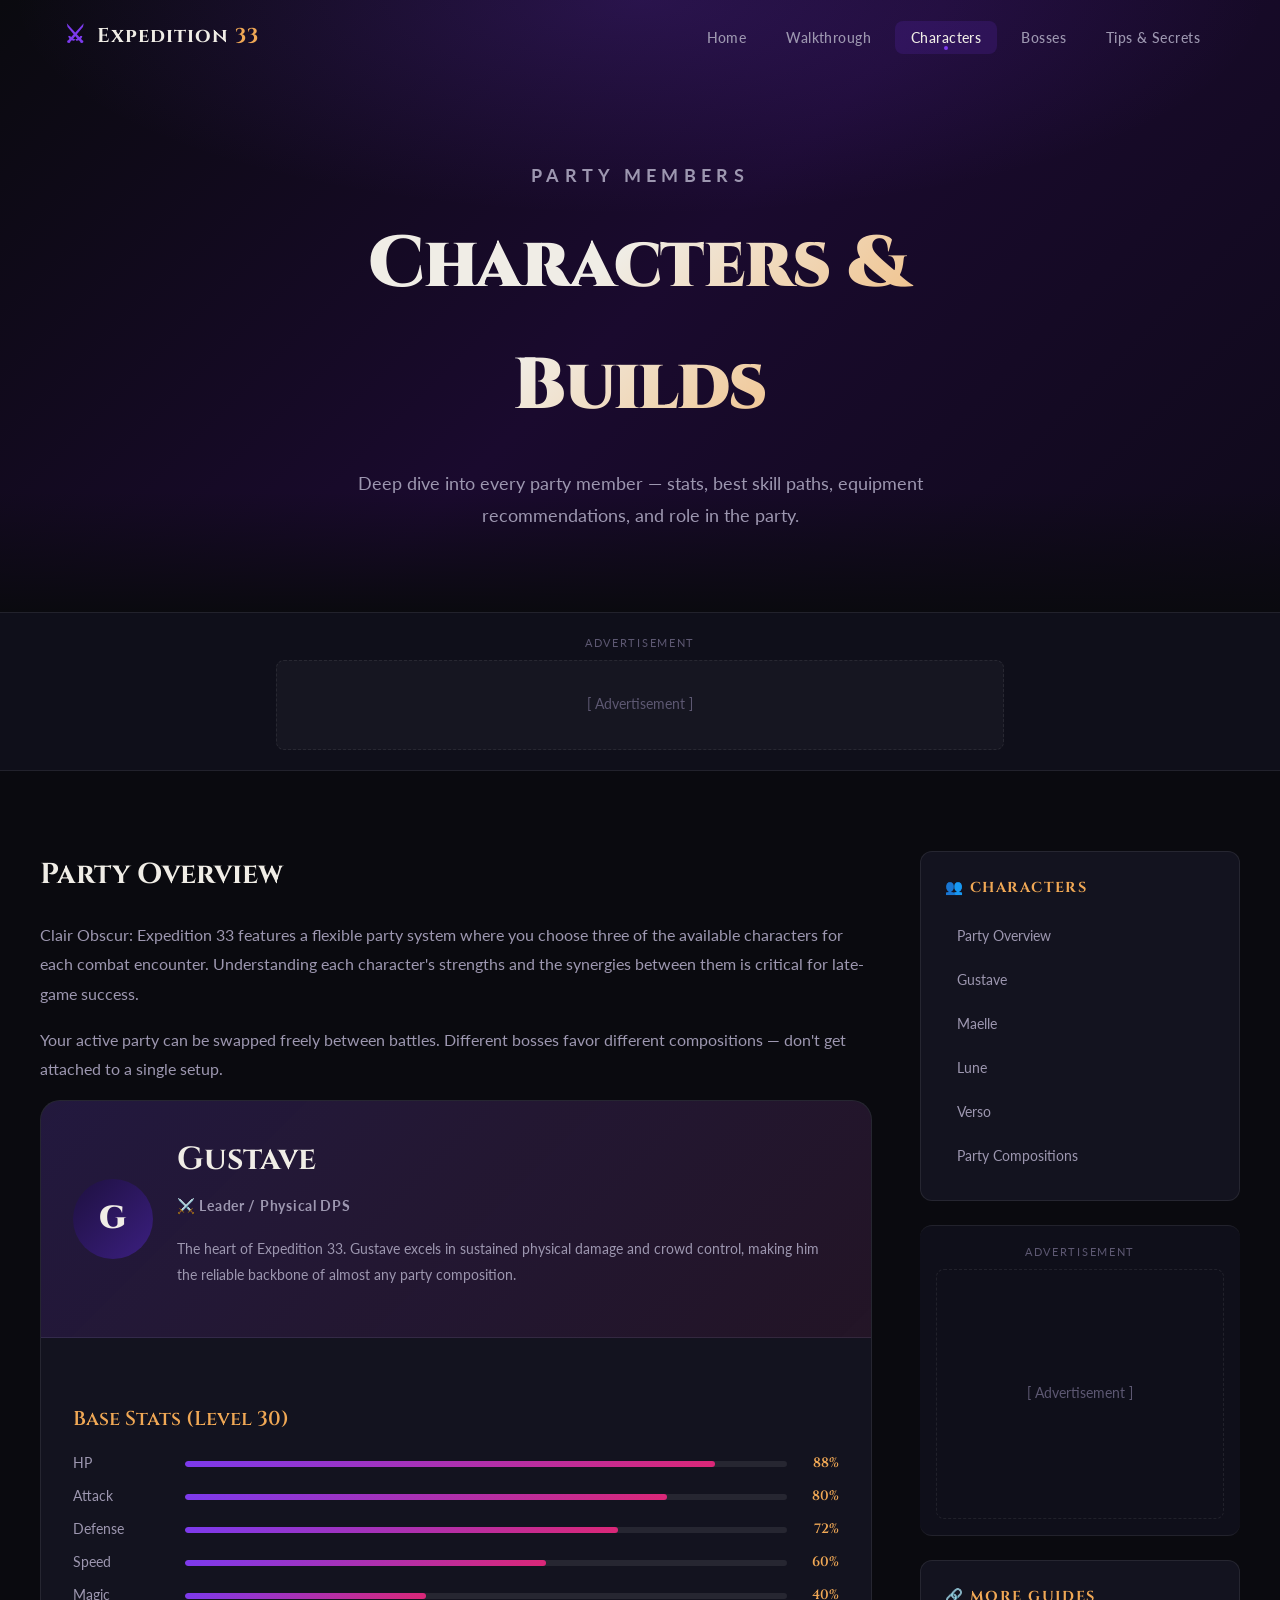
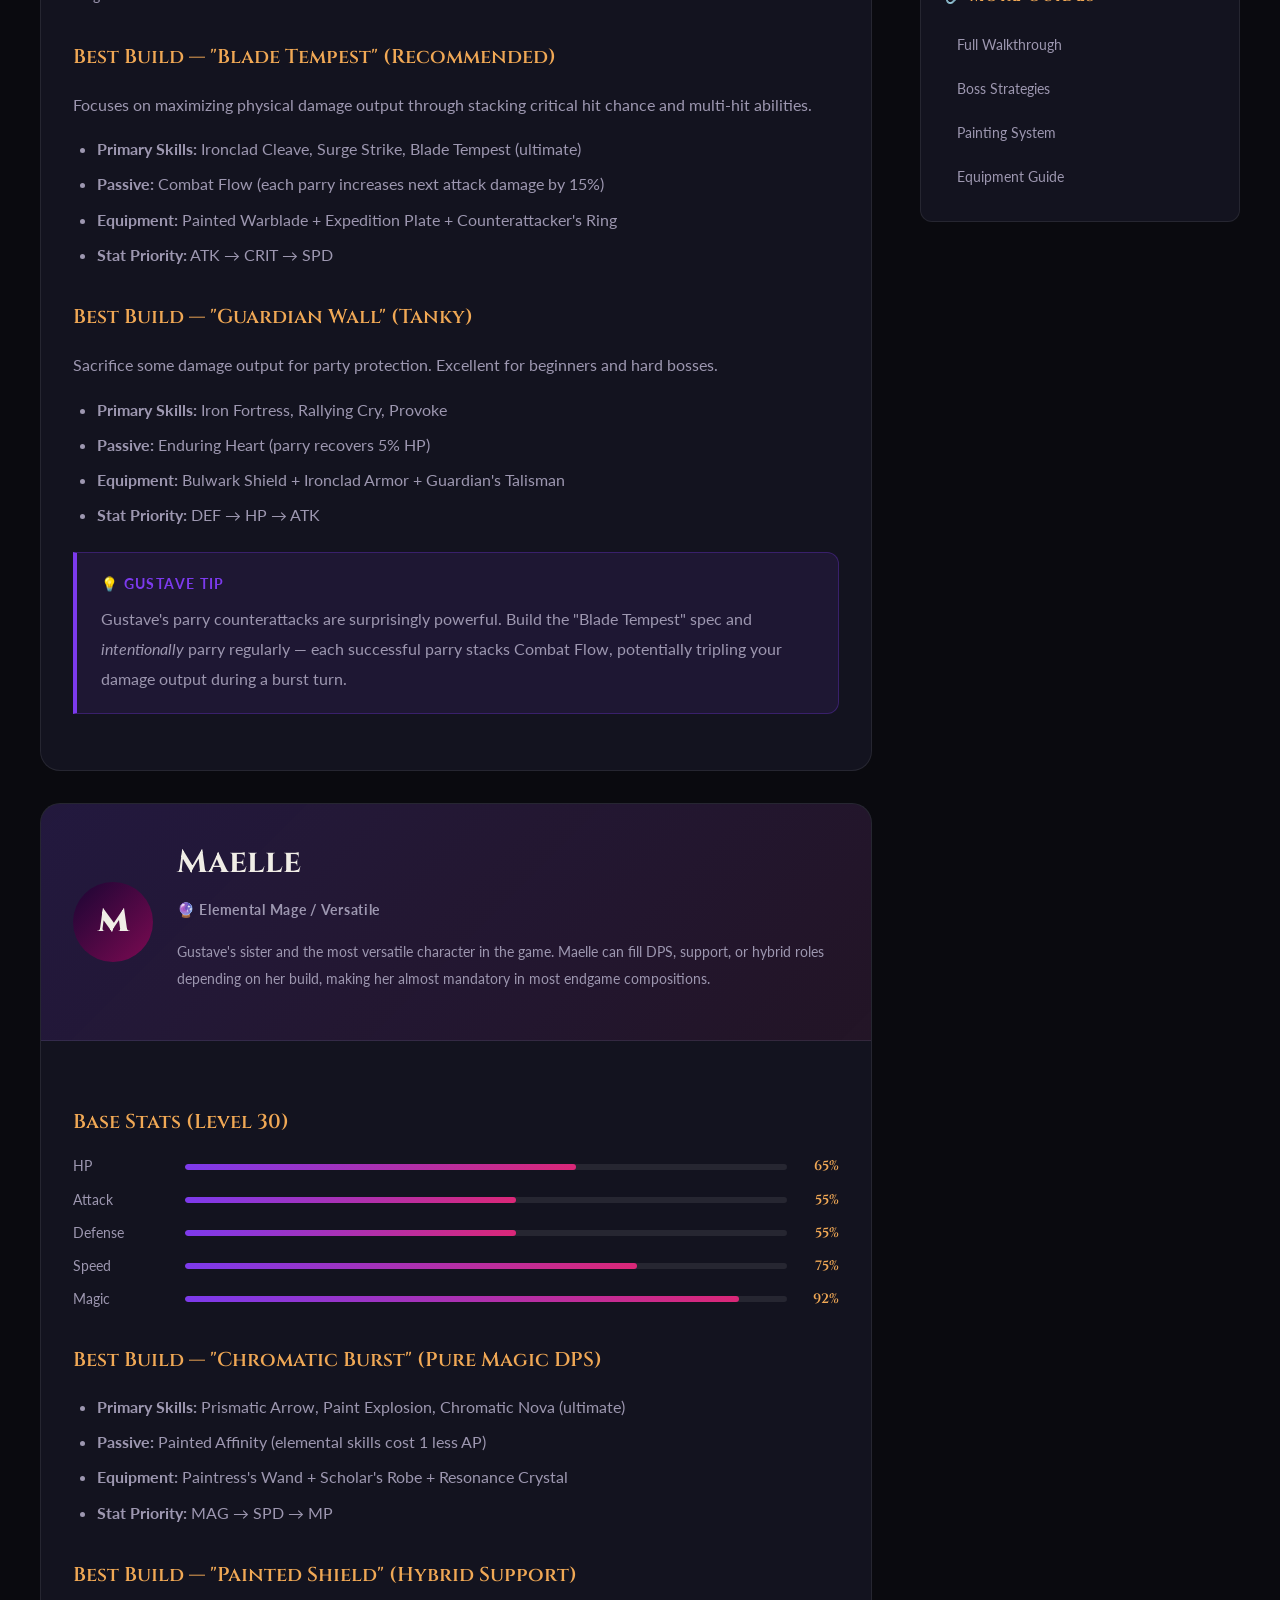
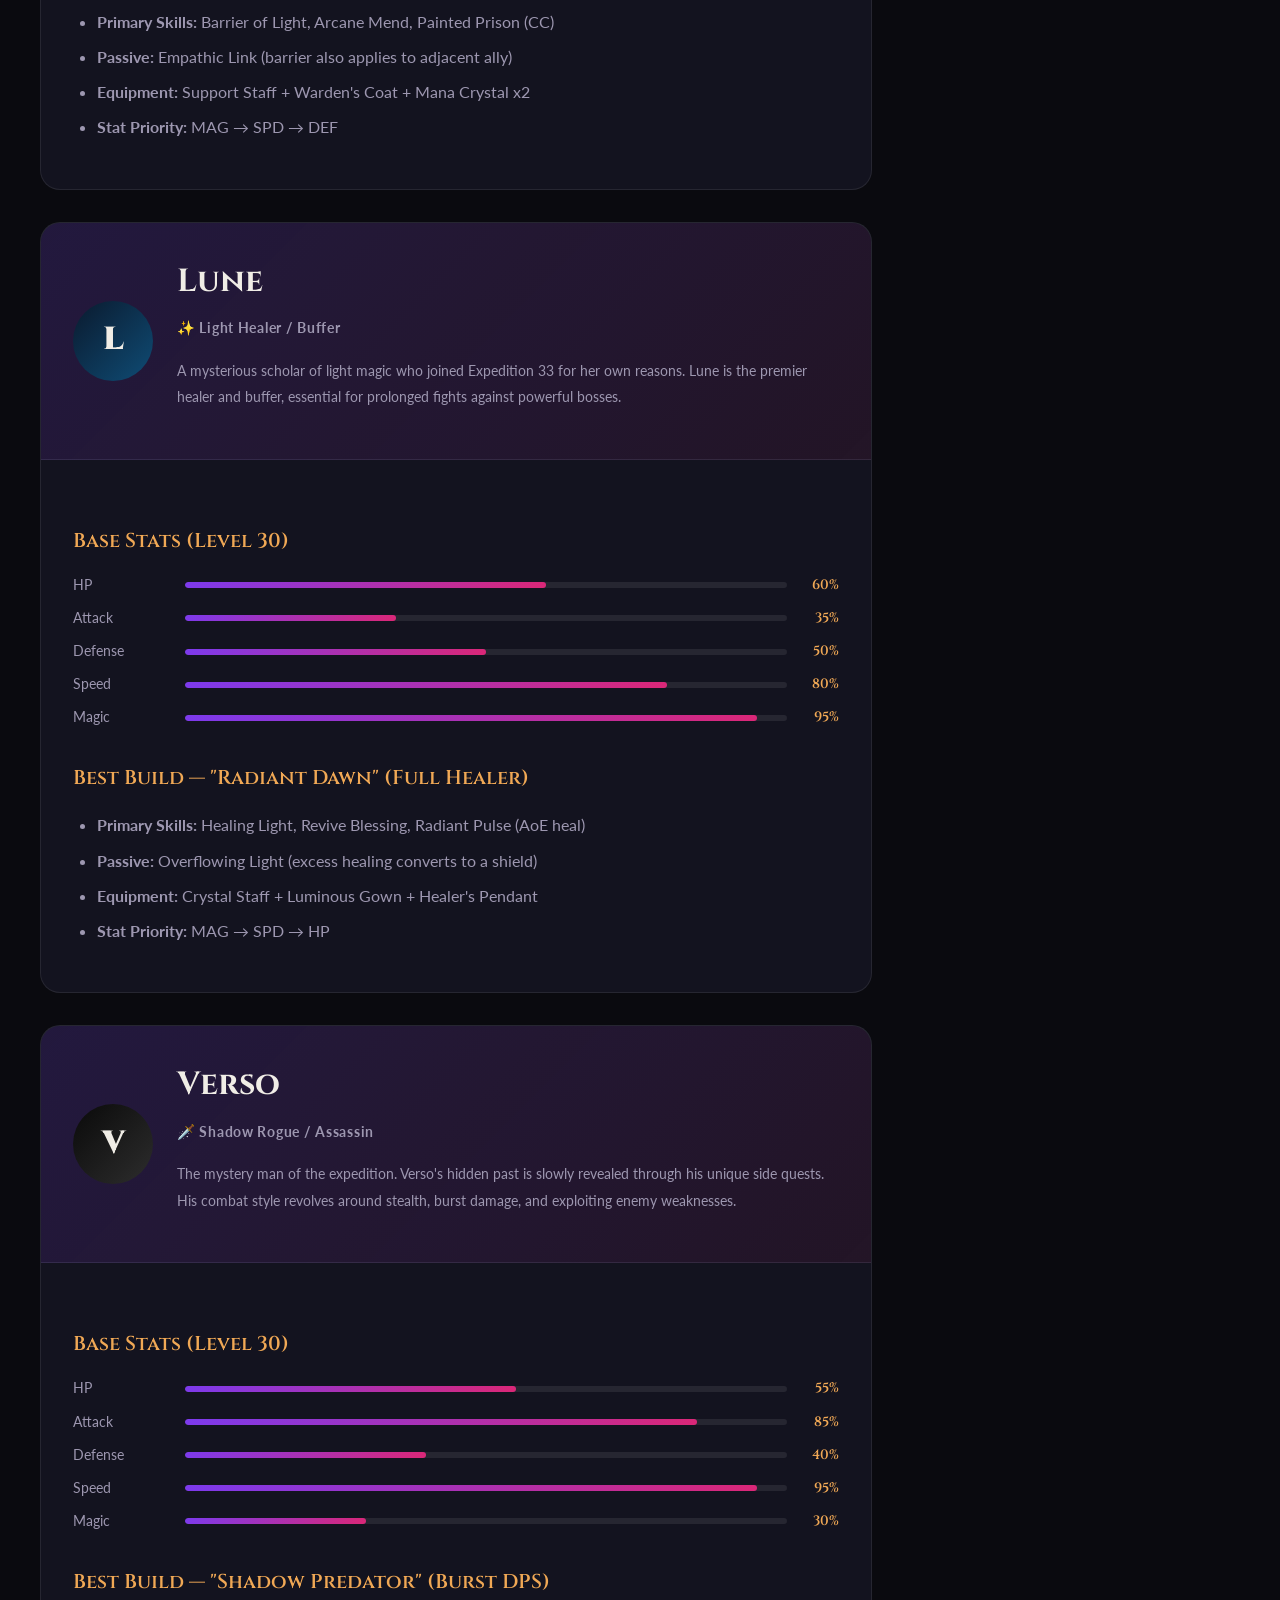
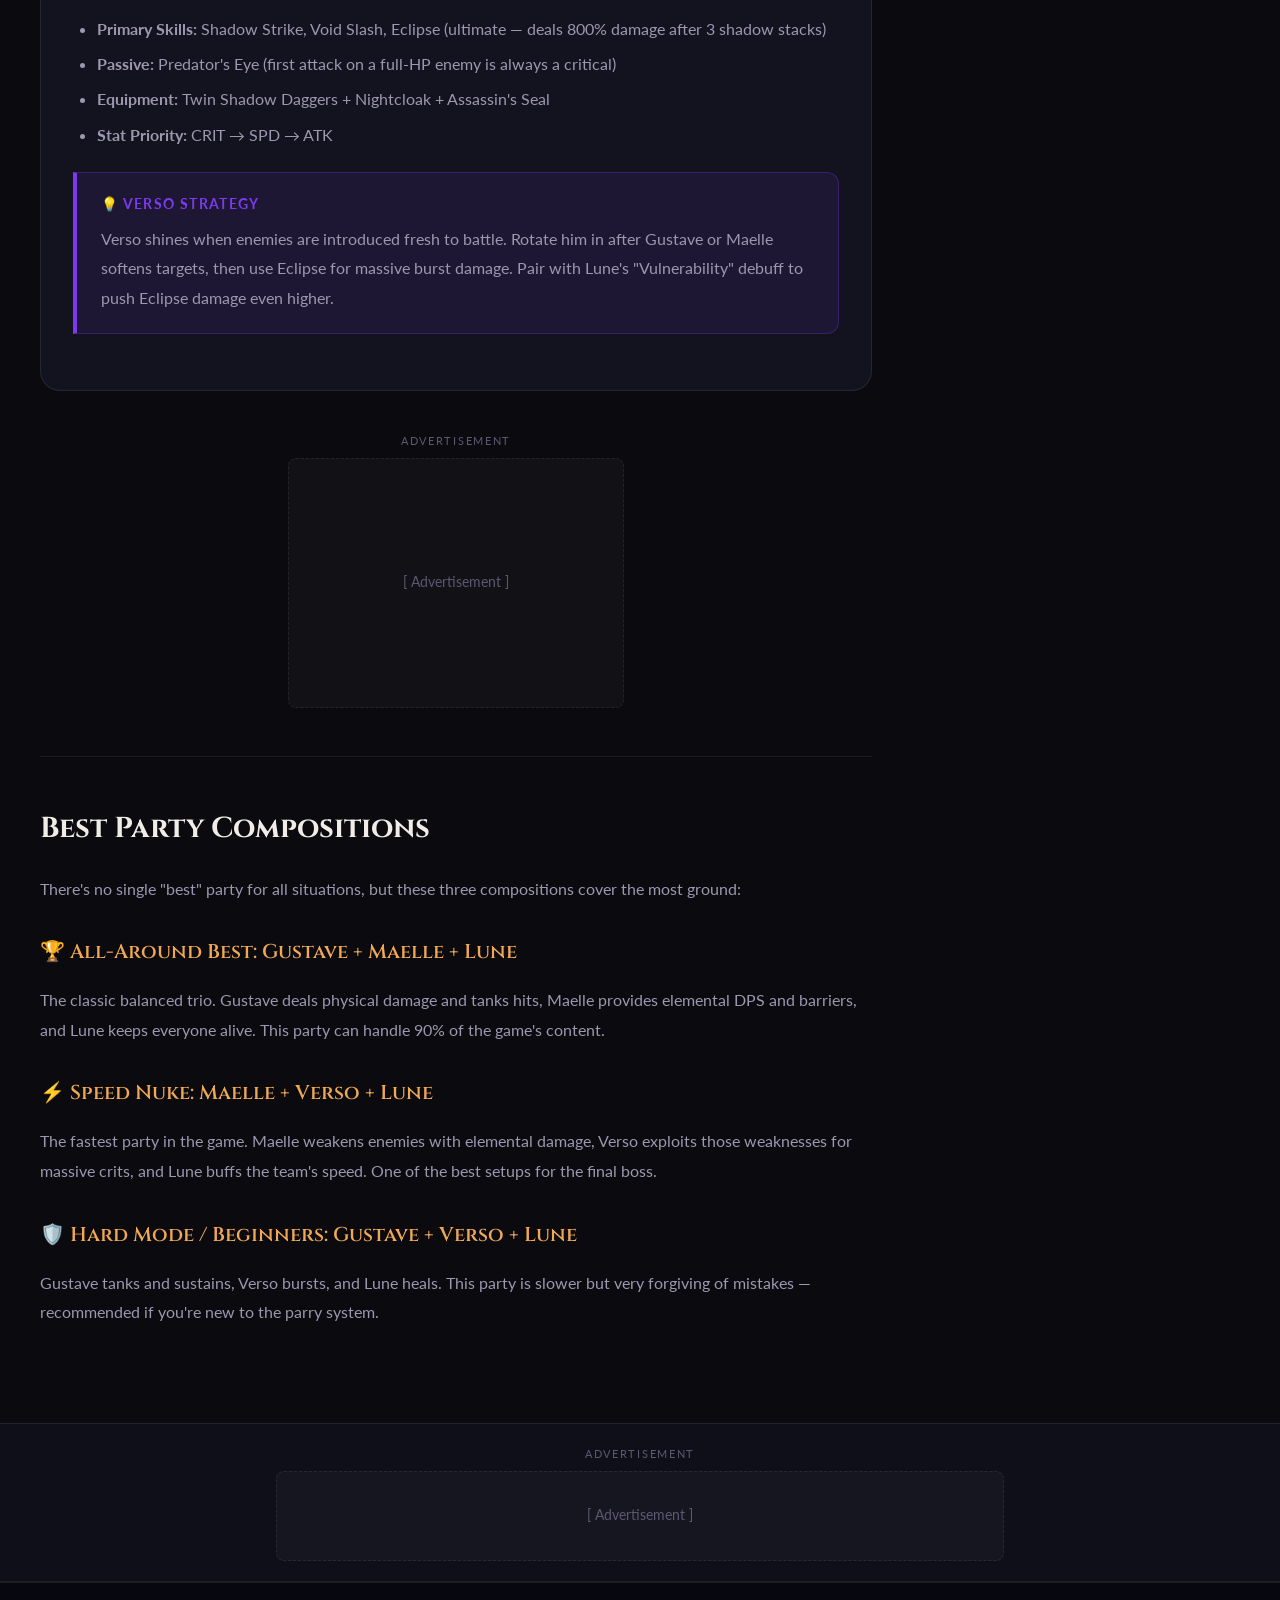
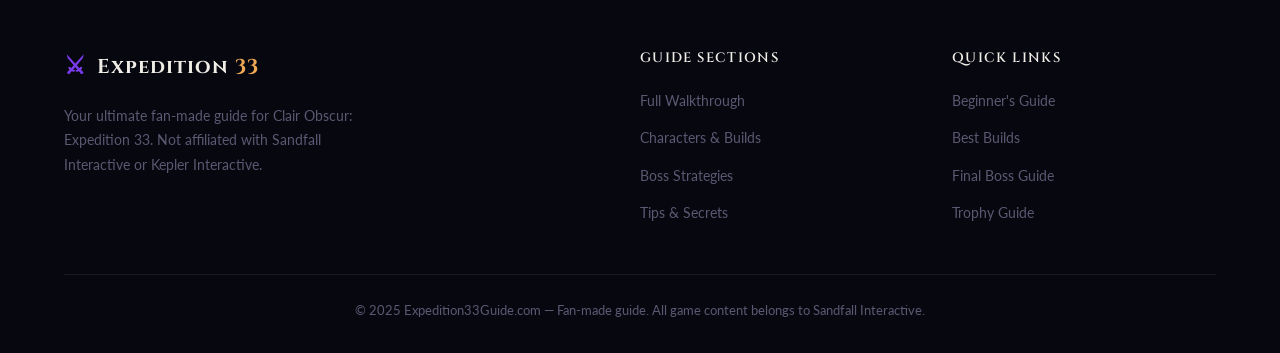
<file: characters.html>
<!DOCTYPE html>
<html lang="en">
<head>
  <meta charset="UTF-8" />
  <meta name="viewport" content="width=device-width, initial-scale=1.0" />
  <meta name="description" content="Clair Obscur Expedition 33 characters guide — best builds, skill trees, and stats for Gustave, Maelle, Lune, Verso, and all party members." />
  <meta name="keywords" content="Clair Obscur Expedition 33 characters, Gustave build, Maelle build, Lune build, Verso build, best party" />
  <title>Characters & Builds — Clair Obscur: Expedition 33 Guide</title>
  <link rel="stylesheet" href="styles.css" />
  <link rel="preconnect" href="https://fonts.googleapis.com">
  <link href="https://fonts.googleapis.com/css2?family=Cinzel:wght@400;600;700;900&family=Lato:wght@300;400;700&family=Playfair+Display:ital,wght@0,400;0,700;1,400&display=swap" rel="stylesheet">
  <!-- Google AdSense -->
  <script async src="https://pagead2.googlesyndication.com/pagead/js/adsbygoogle.js?client=ca-pub-7262395819567878" crossorigin="anonymous"></script>
</head>
<body>

  <nav class="navbar" id="navbar">
    <div class="nav-container">
      <a href="index.html" class="nav-logo">
        <span class="logo-icon">⚔</span>
        <span>Expedition <span class="accent">33</span></span>
      </a>
      <button class="nav-toggle" id="navToggle" aria-label="Toggle menu">
        <span></span><span></span><span></span>
      </button>
      <ul class="nav-links" id="navLinks">
        <li><a href="index.html">Home</a></li>
        <li><a href="walkthrough.html">Walkthrough</a></li>
        <li><a href="characters.html" class="active">Characters</a></li>
        <li><a href="bosses.html">Bosses</a></li>
        <li><a href="tips.html">Tips & Secrets</a></li>
      </ul>
    </div>
  </nav>

  <section class="page-hero">
    <div class="page-hero-content">
      <p class="section-label">Party Members</p>
      <h1>Characters & Builds</h1>
      <p>Deep dive into every party member — stats, best skill paths, equipment recommendations, and role in the party.</p>
    </div>
  </section>

  <!-- AD SLOT: Top Banner -->
  <div class="ad-container ad-banner">
    <div class="ad-label">Advertisement</div>
    <div class="ad-placeholder">[ Advertisement ]</div>
  </div>

  <div class="container content-layout">
    <div class="content-with-sidebar">

      <article class="article-content">

        <!-- PARTY OVERVIEW -->
        <h2 id="overview">Party Overview</h2>
        <p>Clair Obscur: Expedition 33 features a flexible party system where you choose three of the available characters for each combat encounter. Understanding each character's strengths and the synergies between them is critical for late-game success.</p>
        <p>Your active party can be swapped freely between battles. Different bosses favor different compositions — don't get attached to a single setup.</p>

        <!-- GUSTAVE -->
        <div class="char-build-card" id="gustave">
          <div class="char-build-header">
            <div class="char-build-portrait char-gustave">G</div>
            <div>
              <h2>Gustave</h2>
              <p class="char-role">⚔️ Leader / Physical DPS</p>
              <p style="color:var(--text-secondary);font-size:0.9rem;margin-top:8px;">The heart of Expedition 33. Gustave excels in sustained physical damage and crowd control, making him the reliable backbone of almost any party composition.</p>
            </div>
          </div>
          <div class="char-build-body">

            <h3>Base Stats (Level 30)</h3>
            <div style="margin-bottom:24px;">
              <div class="stat-row">
                <span class="stat-label">HP</span>
                <div class="stat-bar"><div class="stat-fill" style="width:88%"></div></div>
                <span class="stat-value">88%</span>
              </div>
              <div class="stat-row">
                <span class="stat-label">Attack</span>
                <div class="stat-bar"><div class="stat-fill" style="width:80%"></div></div>
                <span class="stat-value">80%</span>
              </div>
              <div class="stat-row">
                <span class="stat-label">Defense</span>
                <div class="stat-bar"><div class="stat-fill" style="width:72%"></div></div>
                <span class="stat-value">72%</span>
              </div>
              <div class="stat-row">
                <span class="stat-label">Speed</span>
                <div class="stat-bar"><div class="stat-fill" style="width:60%"></div></div>
                <span class="stat-value">60%</span>
              </div>
              <div class="stat-row">
                <span class="stat-label">Magic</span>
                <div class="stat-bar"><div class="stat-fill" style="width:40%"></div></div>
                <span class="stat-value">40%</span>
              </div>
            </div>

            <h3>Best Build — "Blade Tempest" (Recommended)</h3>
            <p>Focuses on maximizing physical damage output through stacking critical hit chance and multi-hit abilities.</p>
            <ul>
              <li><strong>Primary Skills:</strong> Ironclad Cleave, Surge Strike, Blade Tempest (ultimate)</li>
              <li><strong>Passive:</strong> Combat Flow (each parry increases next attack damage by 15%)</li>
              <li><strong>Equipment:</strong> Painted Warblade + Expedition Plate + Counterattacker's Ring</li>
              <li><strong>Stat Priority:</strong> ATK → CRIT → SPD</li>
            </ul>

            <h3>Best Build — "Guardian Wall" (Tanky)</h3>
            <p>Sacrifice some damage output for party protection. Excellent for beginners and hard bosses.</p>
            <ul>
              <li><strong>Primary Skills:</strong> Iron Fortress, Rallying Cry, Provoke</li>
              <li><strong>Passive:</strong> Enduring Heart (parry recovers 5% HP)</li>
              <li><strong>Equipment:</strong> Bulwark Shield + Ironclad Armor + Guardian's Talisman</li>
              <li><strong>Stat Priority:</strong> DEF → HP → ATK</li>
            </ul>

            <div class="tip-box">
              <div class="tip-box-title">💡 Gustave Tip</div>
              <p>Gustave's parry counterattacks are surprisingly powerful. Build the "Blade Tempest" spec and <em>intentionally</em> parry regularly — each successful parry stacks Combat Flow, potentially tripling your damage output during a burst turn.</p>
            </div>
          </div>
        </div>

        <!-- MAELLE -->
        <div class="char-build-card" id="maelle">
          <div class="char-build-header">
            <div class="char-build-portrait char-maelle">M</div>
            <div>
              <h2>Maelle</h2>
              <p class="char-role">🔮 Elemental Mage / Versatile</p>
              <p style="color:var(--text-secondary);font-size:0.9rem;margin-top:8px;">Gustave's sister and the most versatile character in the game. Maelle can fill DPS, support, or hybrid roles depending on her build, making her almost mandatory in most endgame compositions.</p>
            </div>
          </div>
          <div class="char-build-body">

            <h3>Base Stats (Level 30)</h3>
            <div style="margin-bottom:24px;">
              <div class="stat-row">
                <span class="stat-label">HP</span>
                <div class="stat-bar"><div class="stat-fill" style="width:65%"></div></div>
                <span class="stat-value">65%</span>
              </div>
              <div class="stat-row">
                <span class="stat-label">Attack</span>
                <div class="stat-bar"><div class="stat-fill" style="width:55%"></div></div>
                <span class="stat-value">55%</span>
              </div>
              <div class="stat-row">
                <span class="stat-label">Defense</span>
                <div class="stat-bar"><div class="stat-fill" style="width:55%"></div></div>
                <span class="stat-value">55%</span>
              </div>
              <div class="stat-row">
                <span class="stat-label">Speed</span>
                <div class="stat-bar"><div class="stat-fill" style="width:75%"></div></div>
                <span class="stat-value">75%</span>
              </div>
              <div class="stat-row">
                <span class="stat-label">Magic</span>
                <div class="stat-bar"><div class="stat-fill" style="width:92%"></div></div>
                <span class="stat-value">92%</span>
              </div>
            </div>

            <h3 id="builds">Best Build — "Chromatic Burst" (Pure Magic DPS)</h3>
            <ul>
              <li><strong>Primary Skills:</strong> Prismatic Arrow, Paint Explosion, Chromatic Nova (ultimate)</li>
              <li><strong>Passive:</strong> Painted Affinity (elemental skills cost 1 less AP)</li>
              <li><strong>Equipment:</strong> Paintress's Wand + Scholar's Robe + Resonance Crystal</li>
              <li><strong>Stat Priority:</strong> MAG → SPD → MP</li>
            </ul>

            <h3>Best Build — "Painted Shield" (Hybrid Support)</h3>
            <ul>
              <li><strong>Primary Skills:</strong> Barrier of Light, Arcane Mend, Painted Prison (CC)</li>
              <li><strong>Passive:</strong> Empathic Link (barrier also applies to adjacent ally)</li>
              <li><strong>Equipment:</strong> Support Staff + Warden's Coat + Mana Crystal x2</li>
              <li><strong>Stat Priority:</strong> MAG → SPD → DEF</li>
            </ul>

          </div>
        </div>

        <!-- LUNE -->
        <div class="char-build-card" id="lune">
          <div class="char-build-header">
            <div class="char-build-portrait char-lune">L</div>
            <div>
              <h2>Lune</h2>
              <p class="char-role">✨ Light Healer / Buffer</p>
              <p style="color:var(--text-secondary);font-size:0.9rem;margin-top:8px;">A mysterious scholar of light magic who joined Expedition 33 for her own reasons. Lune is the premier healer and buffer, essential for prolonged fights against powerful bosses.</p>
            </div>
          </div>
          <div class="char-build-body">

            <h3>Base Stats (Level 30)</h3>
            <div style="margin-bottom:24px;">
              <div class="stat-row">
                <span class="stat-label">HP</span>
                <div class="stat-bar"><div class="stat-fill" style="width:60%"></div></div>
                <span class="stat-value">60%</span>
              </div>
              <div class="stat-row">
                <span class="stat-label">Attack</span>
                <div class="stat-bar"><div class="stat-fill" style="width:35%"></div></div>
                <span class="stat-value">35%</span>
              </div>
              <div class="stat-row">
                <span class="stat-label">Defense</span>
                <div class="stat-bar"><div class="stat-fill" style="width:50%"></div></div>
                <span class="stat-value">50%</span>
              </div>
              <div class="stat-row">
                <span class="stat-label">Speed</span>
                <div class="stat-bar"><div class="stat-fill" style="width:80%"></div></div>
                <span class="stat-value">80%</span>
              </div>
              <div class="stat-row">
                <span class="stat-label">Magic</span>
                <div class="stat-bar"><div class="stat-fill" style="width:95%"></div></div>
                <span class="stat-value">95%</span>
              </div>
            </div>

            <h3>Best Build — "Radiant Dawn" (Full Healer)</h3>
            <ul>
              <li><strong>Primary Skills:</strong> Healing Light, Revive Blessing, Radiant Pulse (AoE heal)</li>
              <li><strong>Passive:</strong> Overflowing Light (excess healing converts to a shield)</li>
              <li><strong>Equipment:</strong> Crystal Staff + Luminous Gown + Healer's Pendant</li>
              <li><strong>Stat Priority:</strong> MAG → SPD → HP</li>
            </ul>

          </div>
        </div>

        <!-- VERSO -->
        <div class="char-build-card" id="verso">
          <div class="char-build-header">
            <div class="char-build-portrait char-verso">V</div>
            <div>
              <h2>Verso</h2>
              <p class="char-role">🗡️ Shadow Rogue / Assassin</p>
              <p style="color:var(--text-secondary);font-size:0.9rem;margin-top:8px;">The mystery man of the expedition. Verso's hidden past is slowly revealed through his unique side quests. His combat style revolves around stealth, burst damage, and exploiting enemy weaknesses.</p>
            </div>
          </div>
          <div class="char-build-body">

            <h3>Base Stats (Level 30)</h3>
            <div style="margin-bottom:24px;">
              <div class="stat-row">
                <span class="stat-label">HP</span>
                <div class="stat-bar"><div class="stat-fill" style="width:55%"></div></div>
                <span class="stat-value">55%</span>
              </div>
              <div class="stat-row">
                <span class="stat-label">Attack</span>
                <div class="stat-bar"><div class="stat-fill" style="width:85%"></div></div>
                <span class="stat-value">85%</span>
              </div>
              <div class="stat-row">
                <span class="stat-label">Defense</span>
                <div class="stat-bar"><div class="stat-fill" style="width:40%"></div></div>
                <span class="stat-value">40%</span>
              </div>
              <div class="stat-row">
                <span class="stat-label">Speed</span>
                <div class="stat-bar"><div class="stat-fill" style="width:95%"></div></div>
                <span class="stat-value">95%</span>
              </div>
              <div class="stat-row">
                <span class="stat-label">Magic</span>
                <div class="stat-bar"><div class="stat-fill" style="width:30%"></div></div>
                <span class="stat-value">30%</span>
              </div>
            </div>

            <h3>Best Build — "Shadow Predator" (Burst DPS)</h3>
            <ul>
              <li><strong>Primary Skills:</strong> Shadow Strike, Void Slash, Eclipse (ultimate — deals 800% damage after 3 shadow stacks)</li>
              <li><strong>Passive:</strong> Predator's Eye (first attack on a full-HP enemy is always a critical)</li>
              <li><strong>Equipment:</strong> Twin Shadow Daggers + Nightcloak + Assassin's Seal</li>
              <li><strong>Stat Priority:</strong> CRIT → SPD → ATK</li>
            </ul>

            <div class="tip-box">
              <div class="tip-box-title">💡 Verso Strategy</div>
              <p>Verso shines when enemies are introduced fresh to battle. Rotate him in after Gustave or Maelle softens targets, then use Eclipse for massive burst damage. Pair with Lune's "Vulnerability" debuff to push Eclipse damage even higher.</p>
            </div>

          </div>
        </div>

        <!-- AD SLOT: Mid-Article -->
        <div class="ad-container ad-rectangle" style="margin: 40px 0; border: none; background: none; padding: 0;">
          <div class="ad-label">Advertisement</div>
          <div class="ad-placeholder">[ Advertisement ]</div>
        </div>

        <h2 id="party-comps">Best Party Compositions</h2>
        <p>There's no single "best" party for all situations, but these three compositions cover the most ground:</p>

        <h3>🏆 All-Around Best: Gustave + Maelle + Lune</h3>
        <p>The classic balanced trio. Gustave deals physical damage and tanks hits, Maelle provides elemental DPS and barriers, and Lune keeps everyone alive. This party can handle 90% of the game's content.</p>

        <h3>⚡ Speed Nuke: Maelle + Verso + Lune</h3>
        <p>The fastest party in the game. Maelle weakens enemies with elemental damage, Verso exploits those weaknesses for massive crits, and Lune buffs the team's speed. One of the best setups for the final boss.</p>

        <h3>🛡️ Hard Mode / Beginners: Gustave + Verso + Lune</h3>
        <p>Gustave tanks and sustains, Verso bursts, and Lune heals. This party is slower but very forgiving of mistakes — recommended if you're new to the parry system.</p>

      </article>

      <!-- SIDEBAR -->
      <aside class="sidebar">
        <div class="sidebar-card">
          <h4>👥 Characters</h4>
          <nav class="sidebar-nav">
            <a href="#overview">Party Overview</a>
            <a href="#gustave">Gustave</a>
            <a href="#maelle">Maelle</a>
            <a href="#lune">Lune</a>
            <a href="#verso">Verso</a>
            <a href="#party-comps">Party Compositions</a>
          </nav>
        </div>

        <!-- AD: Sidebar -->
        <div class="ad-container" style="border-radius: 12px; overflow: hidden; padding: 16px;">
          <div class="ad-label">Advertisement</div>
          <div class="ad-placeholder" style="min-height: 250px; border-radius: 8px; display: flex; align-items: center; justify-content: center; border: 1px dashed rgba(255,255,255,0.08); color: #5d5872; font-size: 0.85rem;">[ Advertisement ]</div>
        </div>

        <div class="sidebar-card">
          <h4>🔗 More Guides</h4>
          <nav class="sidebar-nav">
            <a href="walkthrough.html">Full Walkthrough</a>
            <a href="bosses.html">Boss Strategies</a>
            <a href="tips.html#painting">Painting System</a>
            <a href="tips.html#equipment">Equipment Guide</a>
          </nav>
        </div>
      </aside>

    </div>
  </div>

  <!-- AD SLOT: Bottom Banner -->
  <div class="ad-container ad-banner">
    <div class="ad-label">Advertisement</div>
    <div class="ad-placeholder">[ Advertisement ]</div>
  </div>

  <footer class="footer">
    <div class="container">
      <div class="footer-grid">
        <div class="footer-brand">
          <a href="index.html" class="nav-logo">
            <span class="logo-icon">⚔</span>
            <span>Expedition <span class="accent">33</span></span>
          </a>
          <p>Your ultimate fan-made guide for Clair Obscur: Expedition 33. Not affiliated with Sandfall Interactive or Kepler Interactive.</p>
        </div>
        <div class="footer-links">
          <h5>Guide Sections</h5>
          <ul>
            <li><a href="walkthrough.html">Full Walkthrough</a></li>
            <li><a href="characters.html">Characters & Builds</a></li>
            <li><a href="bosses.html">Boss Strategies</a></li>
            <li><a href="tips.html">Tips & Secrets</a></li>
          </ul>
        </div>
        <div class="footer-links">
          <h5>Quick Links</h5>
          <ul>
            <li><a href="tips.html#beginners">Beginner's Guide</a></li>
            <li><a href="#builds">Best Builds</a></li>
            <li><a href="bosses.html#paintress">Final Boss Guide</a></li>
            <li><a href="tips.html#trophies">Trophy Guide</a></li>
          </ul>
        </div>
      </div>
      <div class="footer-bottom">
        <p>© 2025 Expedition33Guide.com — Fan-made guide. All game content belongs to Sandfall Interactive.</p>
      </div>
    </div>
  </footer>

  <script src="script.js"></script>
</body>
</html>
</file>
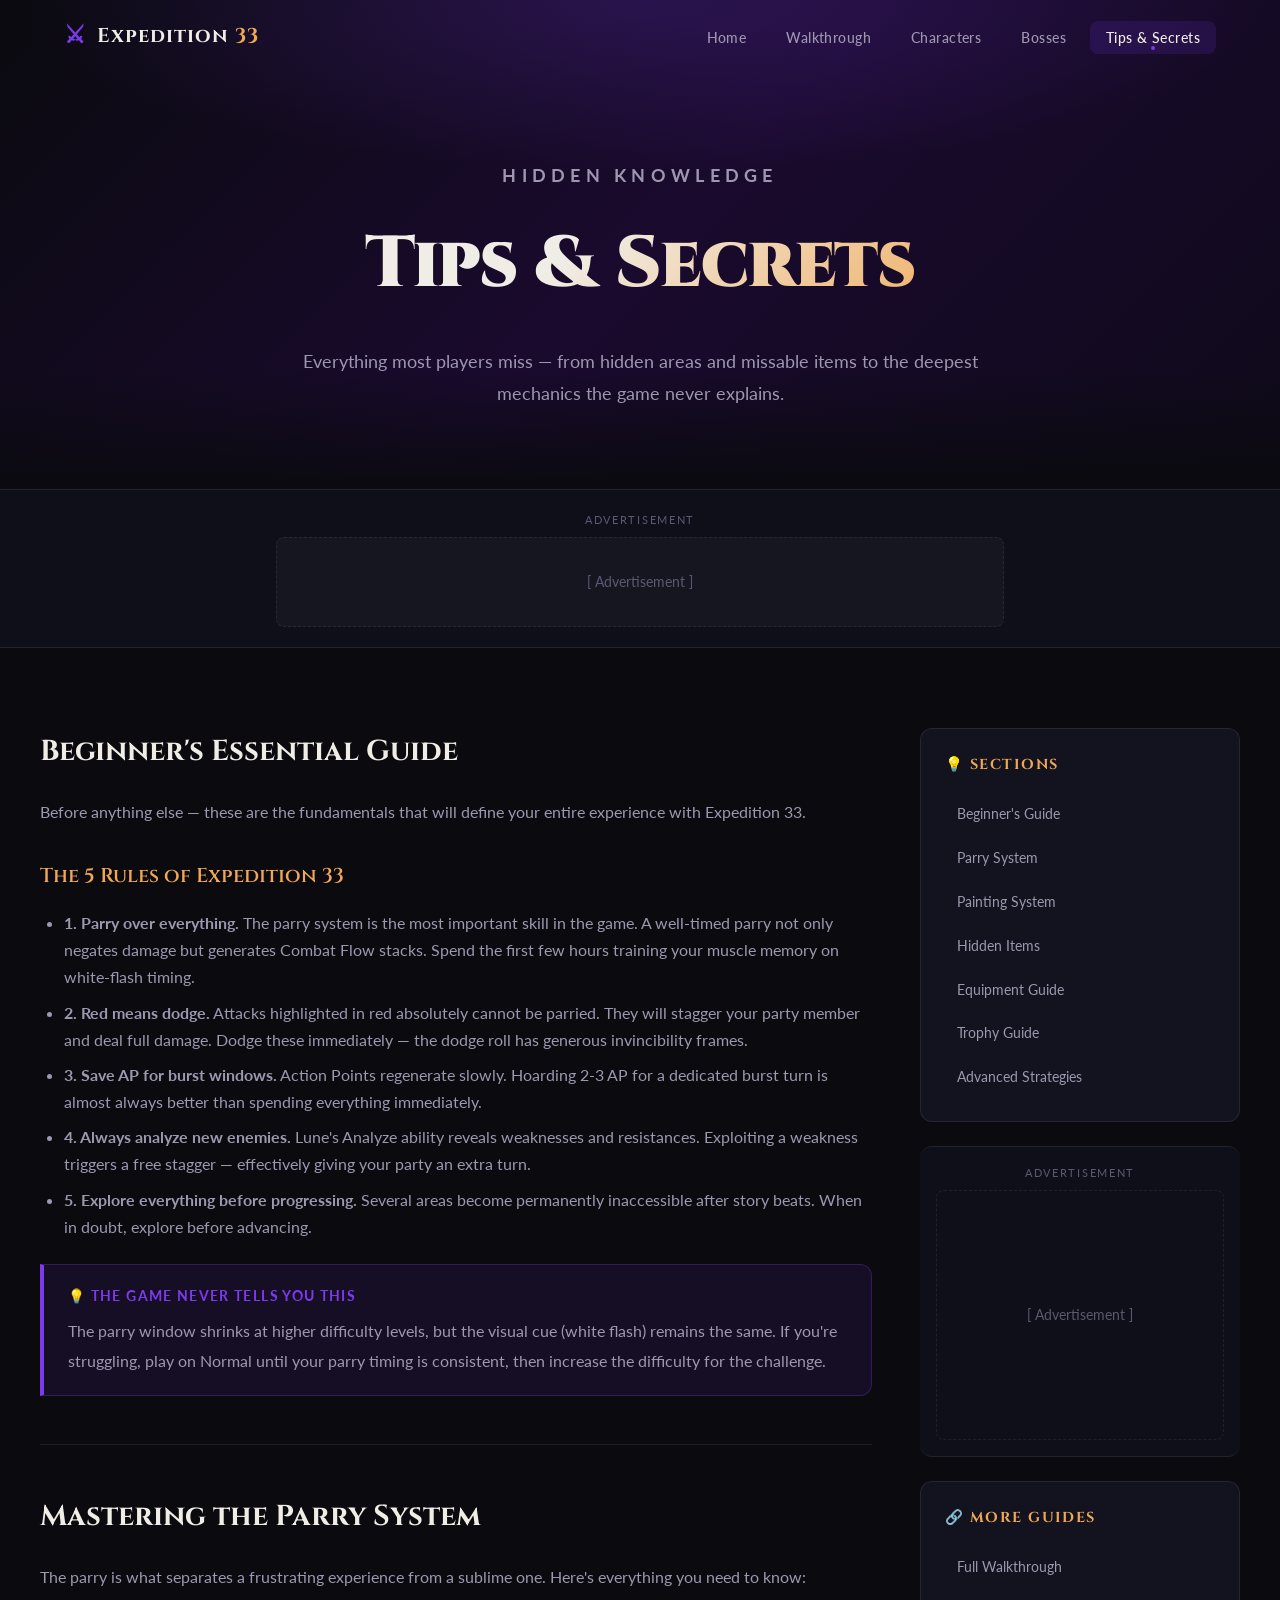
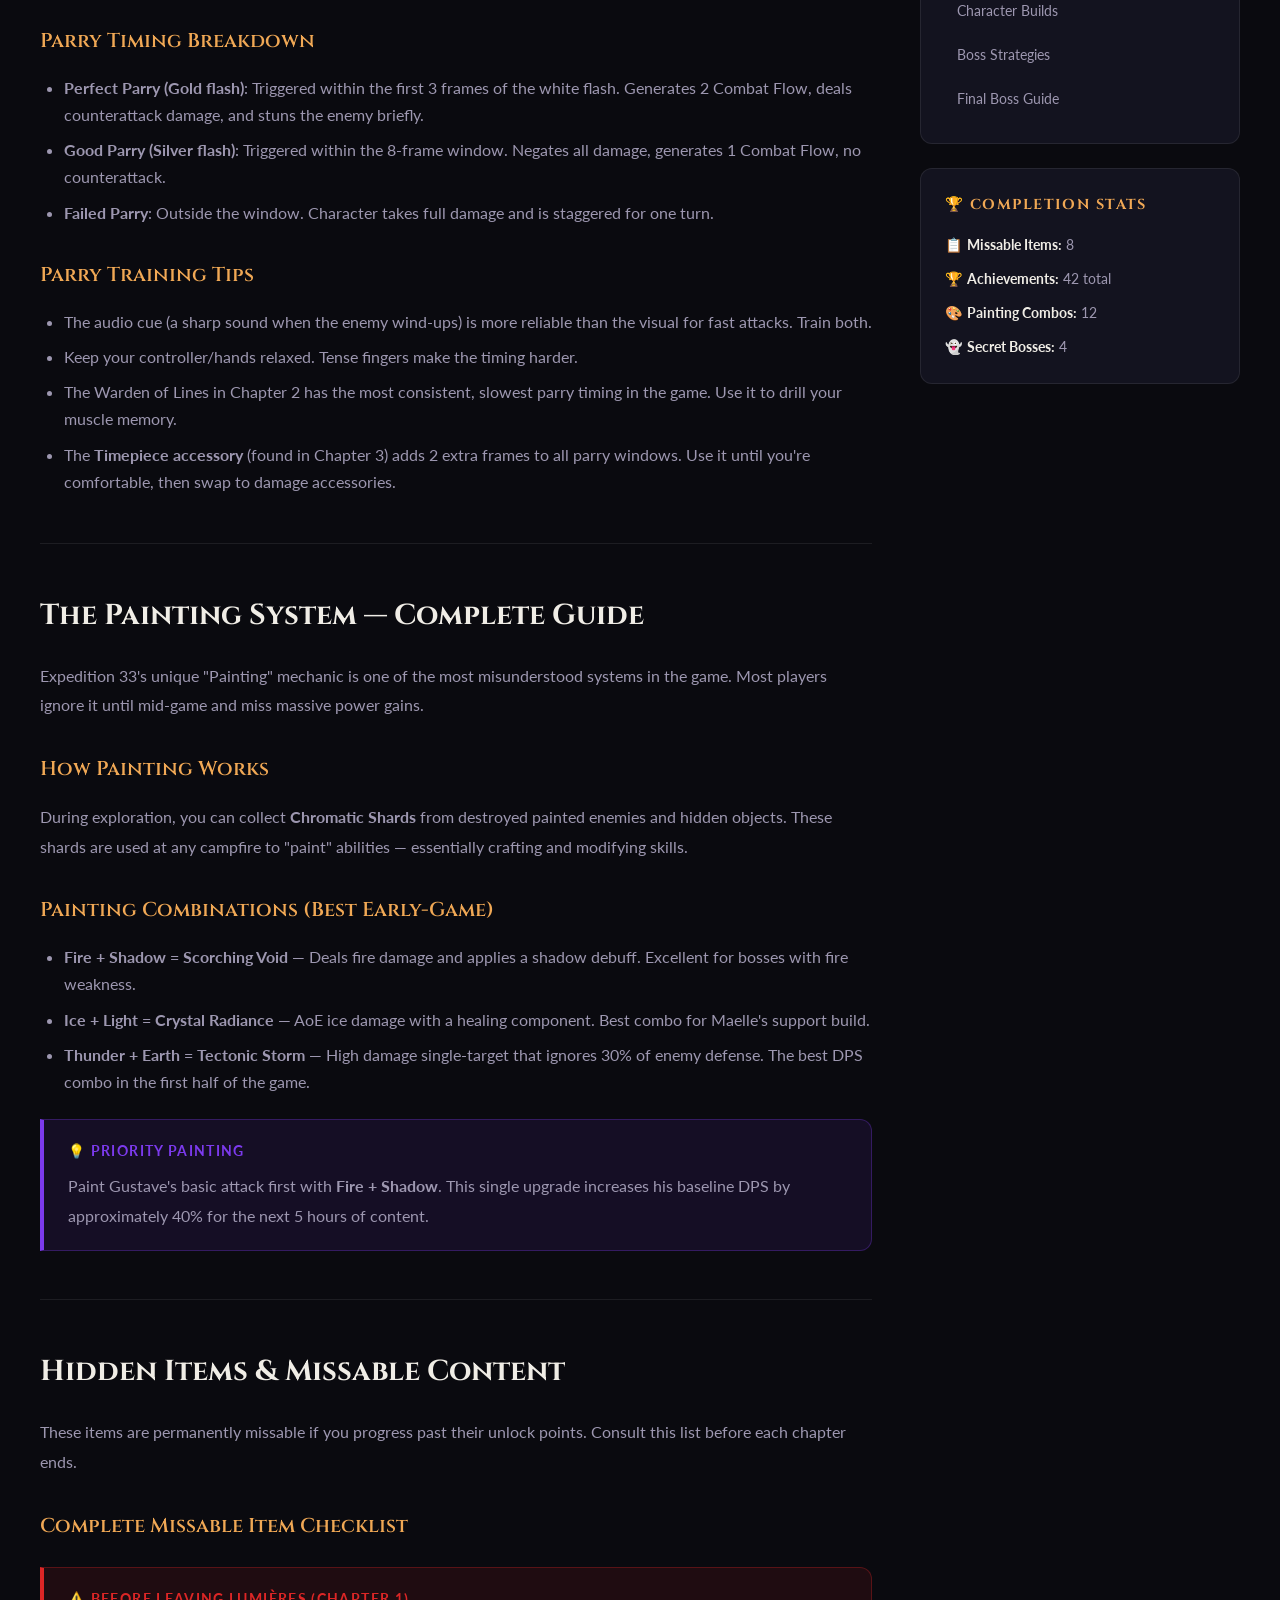
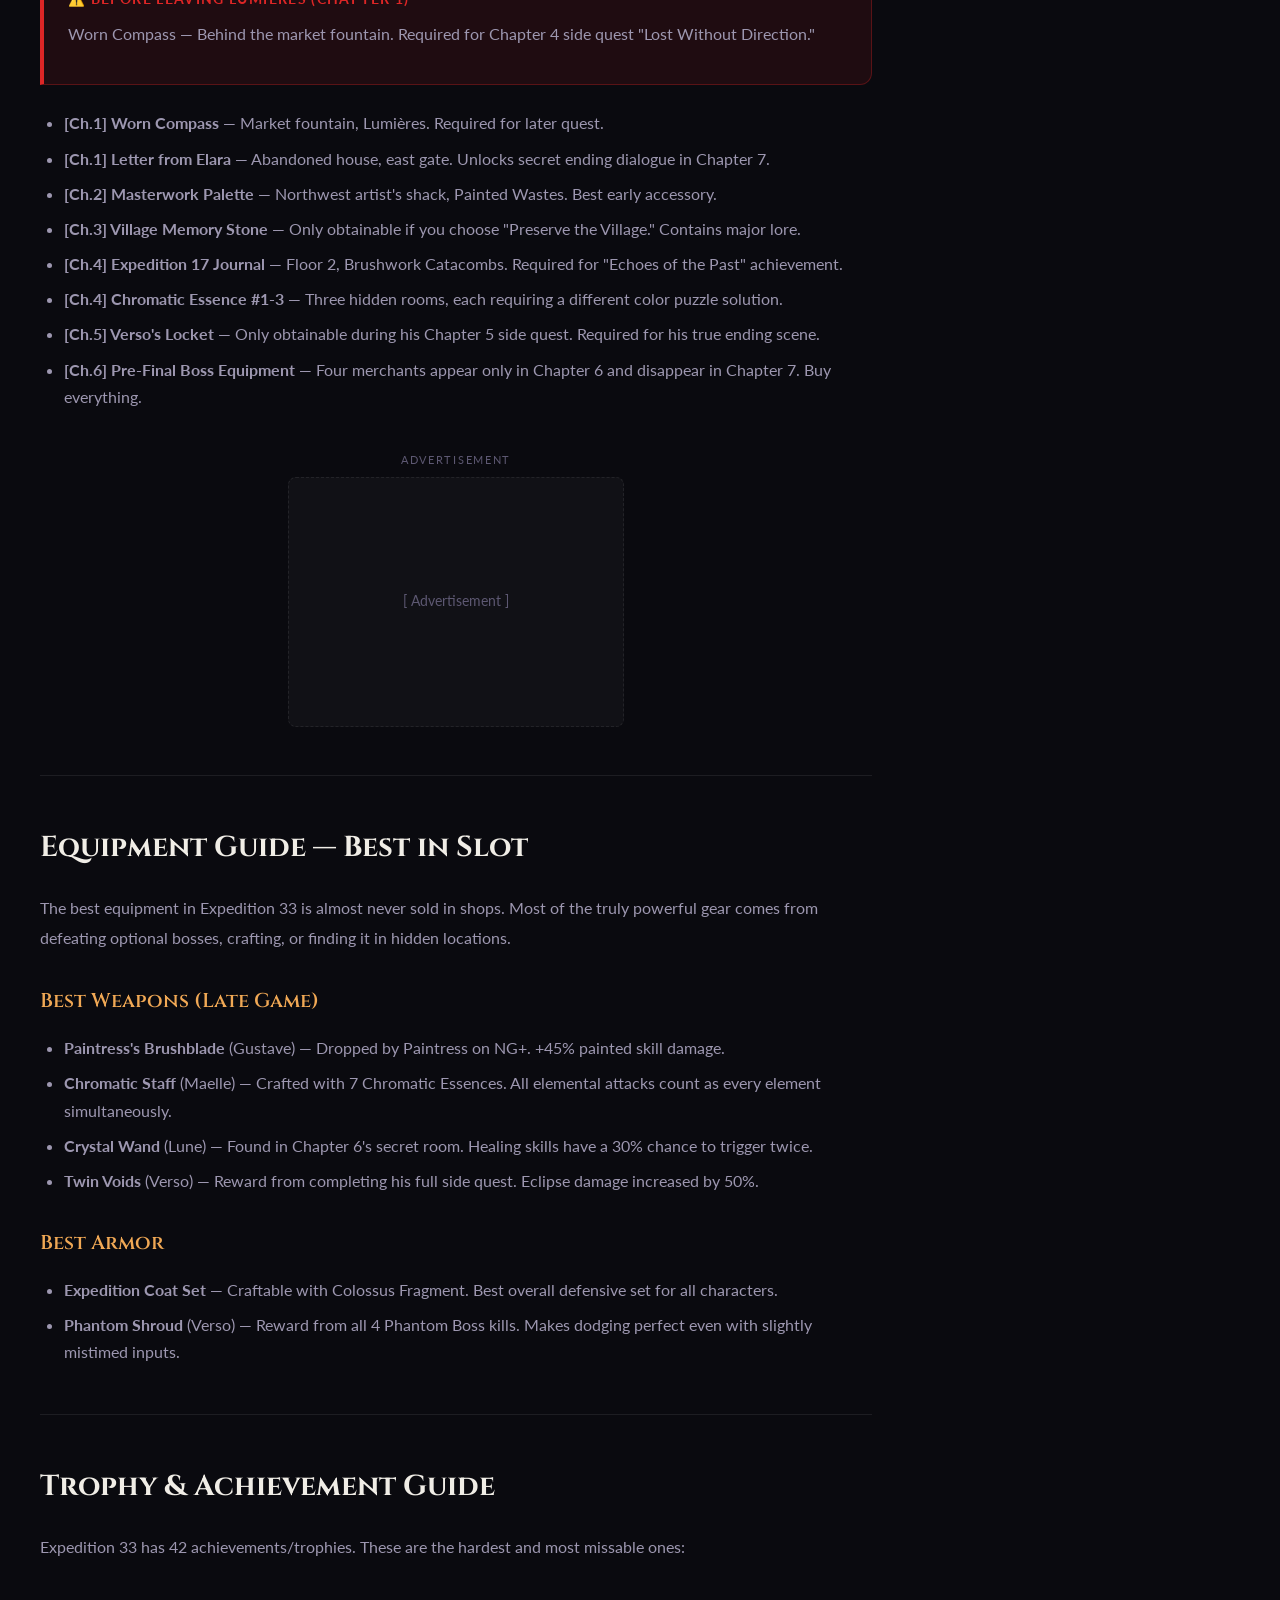
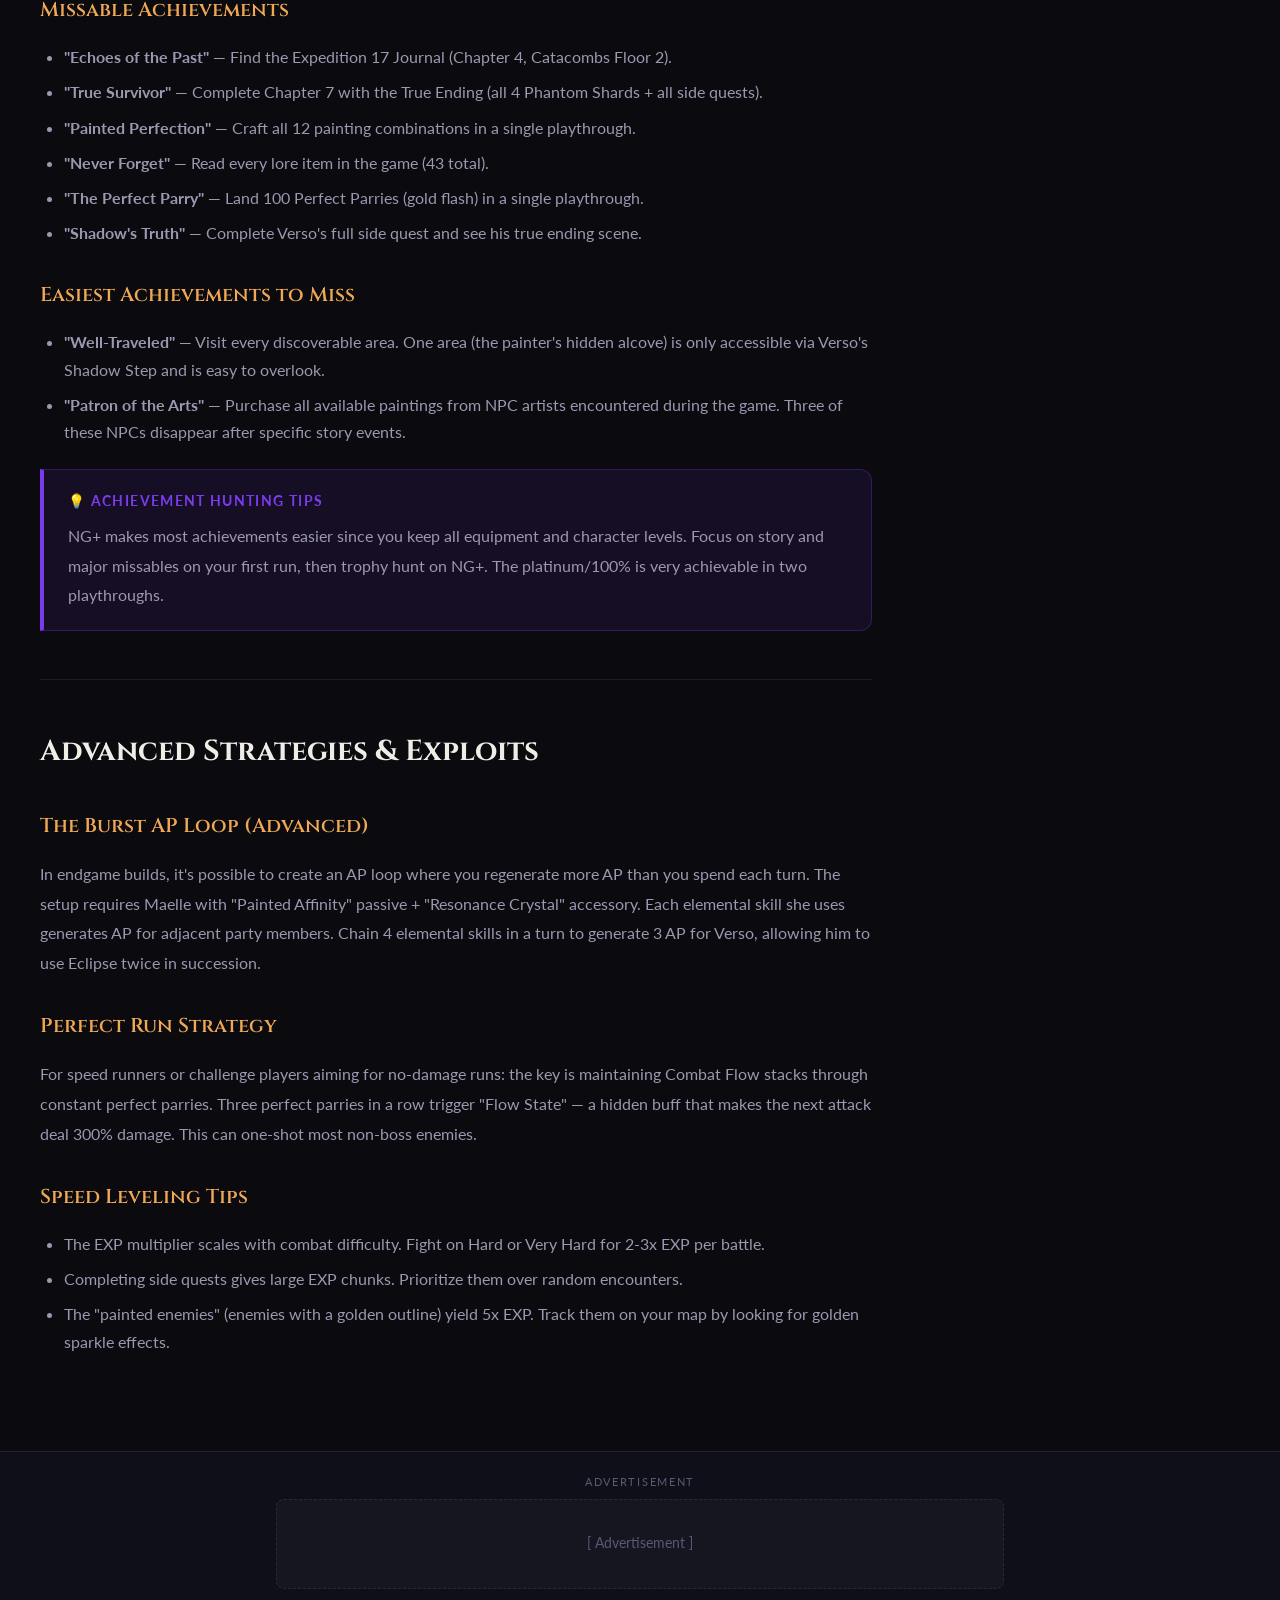
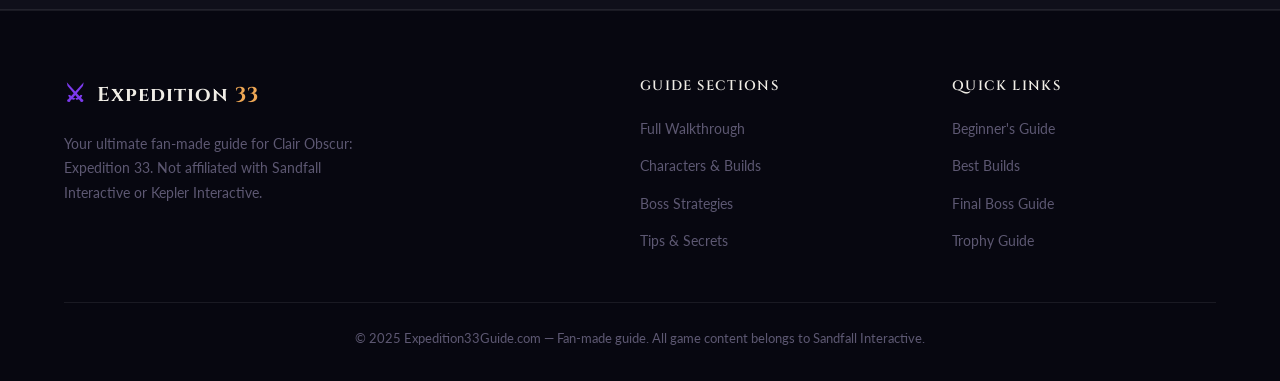
<file: tips.html>
<!DOCTYPE html>
<html lang="en">
<head>
  <meta charset="UTF-8" />
  <meta name="viewport" content="width=device-width, initial-scale=1.0" />
  <meta name="description" content="Clair Obscur Expedition 33 tips, tricks, and secrets — hidden items, missable achievements, painting system guide, and everything players miss." />
  <meta name="keywords" content="Clair Obscur Expedition 33 tips, secrets, hidden items, achievements, painting system, parry guide, trophy guide" />
  <title>Tips & Secrets — Clair Obscur: Expedition 33 Guide</title>
  <link rel="stylesheet" href="styles.css" />
  <link rel="preconnect" href="https://fonts.googleapis.com">
  <link href="https://fonts.googleapis.com/css2?family=Cinzel:wght@400;600;700;900&family=Lato:wght@300;400;700&family=Playfair+Display:ital,wght@0,400;0,700;1,400&display=swap" rel="stylesheet">
  <!-- Google AdSense -->
  <script async src="https://pagead2.googlesyndication.com/pagead/js/adsbygoogle.js?client=ca-pub-7262395819567878" crossorigin="anonymous"></script>
</head>
<body>

  <nav class="navbar" id="navbar">
    <div class="nav-container">
      <a href="index.html" class="nav-logo">
        <span class="logo-icon">⚔</span>
        <span>Expedition <span class="accent">33</span></span>
      </a>
      <button class="nav-toggle" id="navToggle" aria-label="Toggle menu">
        <span></span><span></span><span></span>
      </button>
      <ul class="nav-links" id="navLinks">
        <li><a href="index.html">Home</a></li>
        <li><a href="walkthrough.html">Walkthrough</a></li>
        <li><a href="characters.html">Characters</a></li>
        <li><a href="bosses.html">Bosses</a></li>
        <li><a href="tips.html" class="active">Tips & Secrets</a></li>
      </ul>
    </div>
  </nav>

  <section class="page-hero">
    <div class="page-hero-content">
      <p class="section-label">Hidden Knowledge</p>
      <h1>Tips & Secrets</h1>
      <p>Everything most players miss — from hidden areas and missable items to the deepest mechanics the game never explains.</p>
    </div>
  </section>

  <!-- AD SLOT: Top Banner -->
  <div class="ad-container ad-banner">
    <div class="ad-label">Advertisement</div>
    <div class="ad-placeholder">[ Advertisement ]</div>
  </div>

  <div class="container content-layout">
    <div class="content-with-sidebar">

      <article class="article-content">

        <!-- BEGINNERS -->
        <h2 id="beginners">Beginner's Essential Guide</h2>
        <p>Before anything else — these are the fundamentals that will define your entire experience with Expedition 33.</p>

        <h3>The 5 Rules of Expedition 33</h3>
        <ul>
          <li><strong>1. Parry over everything.</strong> The parry system is the most important skill in the game. A well-timed parry not only negates damage but generates Combat Flow stacks. Spend the first few hours training your muscle memory on white-flash timing.</li>
          <li><strong>2. Red means dodge.</strong> Attacks highlighted in red absolutely cannot be parried. They will stagger your party member and deal full damage. Dodge these immediately — the dodge roll has generous invincibility frames.</li>
          <li><strong>3. Save AP for burst windows.</strong> Action Points regenerate slowly. Hoarding 2-3 AP for a dedicated burst turn is almost always better than spending everything immediately.</li>
          <li><strong>4. Always analyze new enemies.</strong> Lune's Analyze ability reveals weaknesses and resistances. Exploiting a weakness triggers a free stagger — effectively giving your party an extra turn.</li>
          <li><strong>5. Explore everything before progressing.</strong> Several areas become permanently inaccessible after story beats. When in doubt, explore before advancing.</li>
        </ul>

        <div class="tip-box">
          <div class="tip-box-title">💡 The Game Never Tells You This</div>
          <p>The parry window shrinks at higher difficulty levels, but the visual cue (white flash) remains the same. If you're struggling, play on Normal until your parry timing is consistent, then increase the difficulty for the challenge.</p>
        </div>

        <!-- PARRY SYSTEM -->
        <h2 id="parry">Mastering the Parry System</h2>
        <p>The parry is what separates a frustrating experience from a sublime one. Here's everything you need to know:</p>

        <h3>Parry Timing Breakdown</h3>
        <ul>
          <li><strong>Perfect Parry (Gold flash)</strong>: Triggered within the first 3 frames of the white flash. Generates 2 Combat Flow, deals counterattack damage, and stuns the enemy briefly.</li>
          <li><strong>Good Parry (Silver flash)</strong>: Triggered within the 8-frame window. Negates all damage, generates 1 Combat Flow, no counterattack.</li>
          <li><strong>Failed Parry</strong>: Outside the window. Character takes full damage and is staggered for one turn.</li>
        </ul>

        <h3>Parry Training Tips</h3>
        <ul>
          <li>The audio cue (a sharp sound when the enemy wind-ups) is more reliable than the visual for fast attacks. Train both.</li>
          <li>Keep your controller/hands relaxed. Tense fingers make the timing harder.</li>
          <li>The Warden of Lines in Chapter 2 has the most consistent, slowest parry timing in the game. Use it to drill your muscle memory.</li>
          <li>The <strong>Timepiece accessory</strong> (found in Chapter 3) adds 2 extra frames to all parry windows. Use it until you're comfortable, then swap to damage accessories.</li>
        </ul>

        <!-- PAINTING SYSTEM -->
        <h2 id="painting">The Painting System — Complete Guide</h2>
        <p>Expedition 33's unique "Painting" mechanic is one of the most misunderstood systems in the game. Most players ignore it until mid-game and miss massive power gains.</p>

        <h3>How Painting Works</h3>
        <p>During exploration, you can collect <strong>Chromatic Shards</strong> from destroyed painted enemies and hidden objects. These shards are used at any campfire to "paint" abilities — essentially crafting and modifying skills.</p>

        <h3>Painting Combinations (Best Early-Game)</h3>
        <ul>
          <li><strong>Fire + Shadow = Scorching Void</strong> — Deals fire damage and applies a shadow debuff. Excellent for bosses with fire weakness.</li>
          <li><strong>Ice + Light = Crystal Radiance</strong> — AoE ice damage with a healing component. Best combo for Maelle's support build.</li>
          <li><strong>Thunder + Earth = Tectonic Storm</strong> — High damage single-target that ignores 30% of enemy defense. The best DPS combo in the first half of the game.</li>
        </ul>

        <div class="tip-box">
          <div class="tip-box-title">💡 Priority Painting</div>
          <p>Paint Gustave's basic attack first with <strong>Fire + Shadow</strong>. This single upgrade increases his baseline DPS by approximately 40% for the next 5 hours of content.</p>
        </div>

        <!-- HIDDEN ITEMS -->
        <h2 id="secrets">Hidden Items & Missable Content</h2>
        <p>These items are permanently missable if you progress past their unlock points. Consult this list before each chapter ends.</p>

        <h3>Complete Missable Item Checklist</h3>

        <div class="warning-box">
          <div class="tip-box-title">⚠️ Before Leaving Lumières (Chapter 1)</div>
          <p>Worn Compass — Behind the market fountain. Required for Chapter 4 side quest "Lost Without Direction."</p>
        </div>

        <ul>
          <li><strong>[Ch.1] Worn Compass</strong> — Market fountain, Lumières. Required for later quest.</li>
          <li><strong>[Ch.1] Letter from Elara</strong> — Abandoned house, east gate. Unlocks secret ending dialogue in Chapter 7.</li>
          <li><strong>[Ch.2] Masterwork Palette</strong> — Northwest artist's shack, Painted Wastes. Best early accessory.</li>
          <li><strong>[Ch.3] Village Memory Stone</strong> — Only obtainable if you choose "Preserve the Village." Contains major lore.</li>
          <li><strong>[Ch.4] Expedition 17 Journal</strong> — Floor 2, Brushwork Catacombs. Required for "Echoes of the Past" achievement.</li>
          <li><strong>[Ch.4] Chromatic Essence #1-3</strong> — Three hidden rooms, each requiring a different color puzzle solution.</li>
          <li><strong>[Ch.5] Verso's Locket</strong> — Only obtainable during his Chapter 5 side quest. Required for his true ending scene.</li>
          <li><strong>[Ch.6] Pre-Final Boss Equipment</strong> — Four merchants appear only in Chapter 6 and disappear in Chapter 7. Buy everything.</li>
        </ul>

        <!-- AD SLOT: Mid-Article -->
        <div class="ad-container ad-rectangle" style="margin: 40px 0; border: none; background: none; padding: 0;">
          <div class="ad-label">Advertisement</div>
          <div class="ad-placeholder">[ Advertisement ]</div>
        </div>

        <!-- EQUIPMENT -->
        <h2 id="equipment">Equipment Guide — Best in Slot</h2>
        <p>The best equipment in Expedition 33 is almost never sold in shops. Most of the truly powerful gear comes from defeating optional bosses, crafting, or finding it in hidden locations.</p>

        <h3>Best Weapons (Late Game)</h3>
        <ul>
          <li><strong>Paintress's Brushblade</strong> (Gustave) — Dropped by Paintress on NG+. +45% painted skill damage.</li>
          <li><strong>Chromatic Staff</strong> (Maelle) — Crafted with 7 Chromatic Essences. All elemental attacks count as every element simultaneously.</li>
          <li><strong>Crystal Wand</strong> (Lune) — Found in Chapter 6's secret room. Healing skills have a 30% chance to trigger twice.</li>
          <li><strong>Twin Voids</strong> (Verso) — Reward from completing his full side quest. Eclipse damage increased by 50%.</li>
        </ul>

        <h3>Best Armor</h3>
        <ul>
          <li><strong>Expedition Coat Set</strong> — Craftable with Colossus Fragment. Best overall defensive set for all characters.</li>
          <li><strong>Phantom Shroud</strong> (Verso) — Reward from all 4 Phantom Boss kills. Makes dodging perfect even with slightly mistimed inputs.</li>
        </ul>

        <!-- TROPHIES -->
        <h2 id="trophies">Trophy & Achievement Guide</h2>
        <p>Expedition 33 has 42 achievements/trophies. These are the hardest and most missable ones:</p>

        <h3>Missable Achievements</h3>
        <ul>
          <li><strong>"Echoes of the Past"</strong> — Find the Expedition 17 Journal (Chapter 4, Catacombs Floor 2).</li>
          <li><strong>"True Survivor"</strong> — Complete Chapter 7 with the True Ending (all 4 Phantom Shards + all side quests).</li>
          <li><strong>"Painted Perfection"</strong> — Craft all 12 painting combinations in a single playthrough.</li>
          <li><strong>"Never Forget"</strong> — Read every lore item in the game (43 total).</li>
          <li><strong>"The Perfect Parry"</strong> — Land 100 Perfect Parries (gold flash) in a single playthrough.</li>
          <li><strong>"Shadow's Truth"</strong> — Complete Verso's full side quest and see his true ending scene.</li>
        </ul>

        <h3>Easiest Achievements to Miss</h3>
        <ul>
          <li><strong>"Well-Traveled"</strong> — Visit every discoverable area. One area (the painter's hidden alcove) is only accessible via Verso's Shadow Step and is easy to overlook.</li>
          <li><strong>"Patron of the Arts"</strong> — Purchase all available paintings from NPC artists encountered during the game. Three of these NPCs disappear after specific story events.</li>
        </ul>

        <div class="tip-box">
          <div class="tip-box-title">💡 Achievement Hunting Tips</div>
          <p>NG+ makes most achievements easier since you keep all equipment and character levels. Focus on story and major missables on your first run, then trophy hunt on NG+. The platinum/100% is very achievable in two playthroughs.</p>
        </div>

        <!-- ADVANCED TIPS -->
        <h2 id="advanced">Advanced Strategies & Exploits</h2>

        <h3>The Burst AP Loop (Advanced)</h3>
        <p>In endgame builds, it's possible to create an AP loop where you regenerate more AP than you spend each turn. The setup requires Maelle with "Painted Affinity" passive + "Resonance Crystal" accessory. Each elemental skill she uses generates AP for adjacent party members. Chain 4 elemental skills in a turn to generate 3 AP for Verso, allowing him to use Eclipse twice in succession.</p>

        <h3>Perfect Run Strategy</h3>
        <p>For speed runners or challenge players aiming for no-damage runs: the key is maintaining Combat Flow stacks through constant perfect parries. Three perfect parries in a row trigger "Flow State" — a hidden buff that makes the next attack deal 300% damage. This can one-shot most non-boss enemies.</p>

        <h3>Speed Leveling Tips</h3>
        <ul>
          <li>The EXP multiplier scales with combat difficulty. Fight on Hard or Very Hard for 2-3x EXP per battle.</li>
          <li>Completing side quests gives large EXP chunks. Prioritize them over random encounters.</li>
          <li>The "painted enemies" (enemies with a golden outline) yield 5x EXP. Track them on your map by looking for golden sparkle effects.</li>
        </ul>

      </article>

      <!-- SIDEBAR -->
      <aside class="sidebar">
        <div class="sidebar-card">
          <h4>💡 Sections</h4>
          <nav class="sidebar-nav">
            <a href="#beginners">Beginner's Guide</a>
            <a href="#parry">Parry System</a>
            <a href="#painting">Painting System</a>
            <a href="#secrets">Hidden Items</a>
            <a href="#equipment">Equipment Guide</a>
            <a href="#trophies">Trophy Guide</a>
            <a href="#advanced">Advanced Strategies</a>
          </nav>
        </div>

        <!-- AD: Sidebar -->
        <div class="ad-container" style="border-radius: 12px; overflow: hidden; padding: 16px;">
          <div class="ad-label">Advertisement</div>
          <div class="ad-placeholder" style="min-height: 250px; border-radius: 8px; display: flex; align-items: center; justify-content: center; border: 1px dashed rgba(255,255,255,0.08); color: #5d5872; font-size: 0.85rem;">[ Advertisement ]</div>
        </div>

        <div class="sidebar-card">
          <h4>🔗 More Guides</h4>
          <nav class="sidebar-nav">
            <a href="walkthrough.html">Full Walkthrough</a>
            <a href="characters.html">Character Builds</a>
            <a href="bosses.html">Boss Strategies</a>
            <a href="bosses.html#paintress">Final Boss Guide</a>
          </nav>
        </div>

        <div class="sidebar-card">
          <h4>🏆 Completion Stats</h4>
          <ul style="display:flex;flex-direction:column;gap:10px;">
            <li style="color:var(--text-secondary);font-size:0.88rem;">📋 <strong style="color:var(--text-primary);">Missable Items:</strong> 8</li>
            <li style="color:var(--text-secondary);font-size:0.88rem;">🏆 <strong style="color:var(--text-primary);">Achievements:</strong> 42 total</li>
            <li style="color:var(--text-secondary);font-size:0.88rem;">🎨 <strong style="color:var(--text-primary);">Painting Combos:</strong> 12</li>
            <li style="color:var(--text-secondary);font-size:0.88rem;">👻 <strong style="color:var(--text-primary);">Secret Bosses:</strong> 4</li>
          </ul>
        </div>
      </aside>

    </div>
  </div>

  <!-- AD SLOT: Bottom Banner -->
  <div class="ad-container ad-banner">
    <div class="ad-label">Advertisement</div>
    <div class="ad-placeholder">[ Advertisement ]</div>
  </div>

  <footer class="footer">
    <div class="container">
      <div class="footer-grid">
        <div class="footer-brand">
          <a href="index.html" class="nav-logo">
            <span class="logo-icon">⚔</span>
            <span>Expedition <span class="accent">33</span></span>
          </a>
          <p>Your ultimate fan-made guide for Clair Obscur: Expedition 33. Not affiliated with Sandfall Interactive or Kepler Interactive.</p>
        </div>
        <div class="footer-links">
          <h5>Guide Sections</h5>
          <ul>
            <li><a href="walkthrough.html">Full Walkthrough</a></li>
            <li><a href="characters.html">Characters & Builds</a></li>
            <li><a href="bosses.html">Boss Strategies</a></li>
            <li><a href="tips.html">Tips & Secrets</a></li>
          </ul>
        </div>
        <div class="footer-links">
          <h5>Quick Links</h5>
          <ul>
            <li><a href="#beginners">Beginner's Guide</a></li>
            <li><a href="characters.html#builds">Best Builds</a></li>
            <li><a href="bosses.html#paintress">Final Boss Guide</a></li>
            <li><a href="#trophies">Trophy Guide</a></li>
          </ul>
        </div>
      </div>
      <div class="footer-bottom">
        <p>© 2025 Expedition33Guide.com — Fan-made guide. All game content belongs to Sandfall Interactive.</p>
      </div>
    </div>
  </footer>

  <script src="script.js"></script>
</body>
</html>
</file>
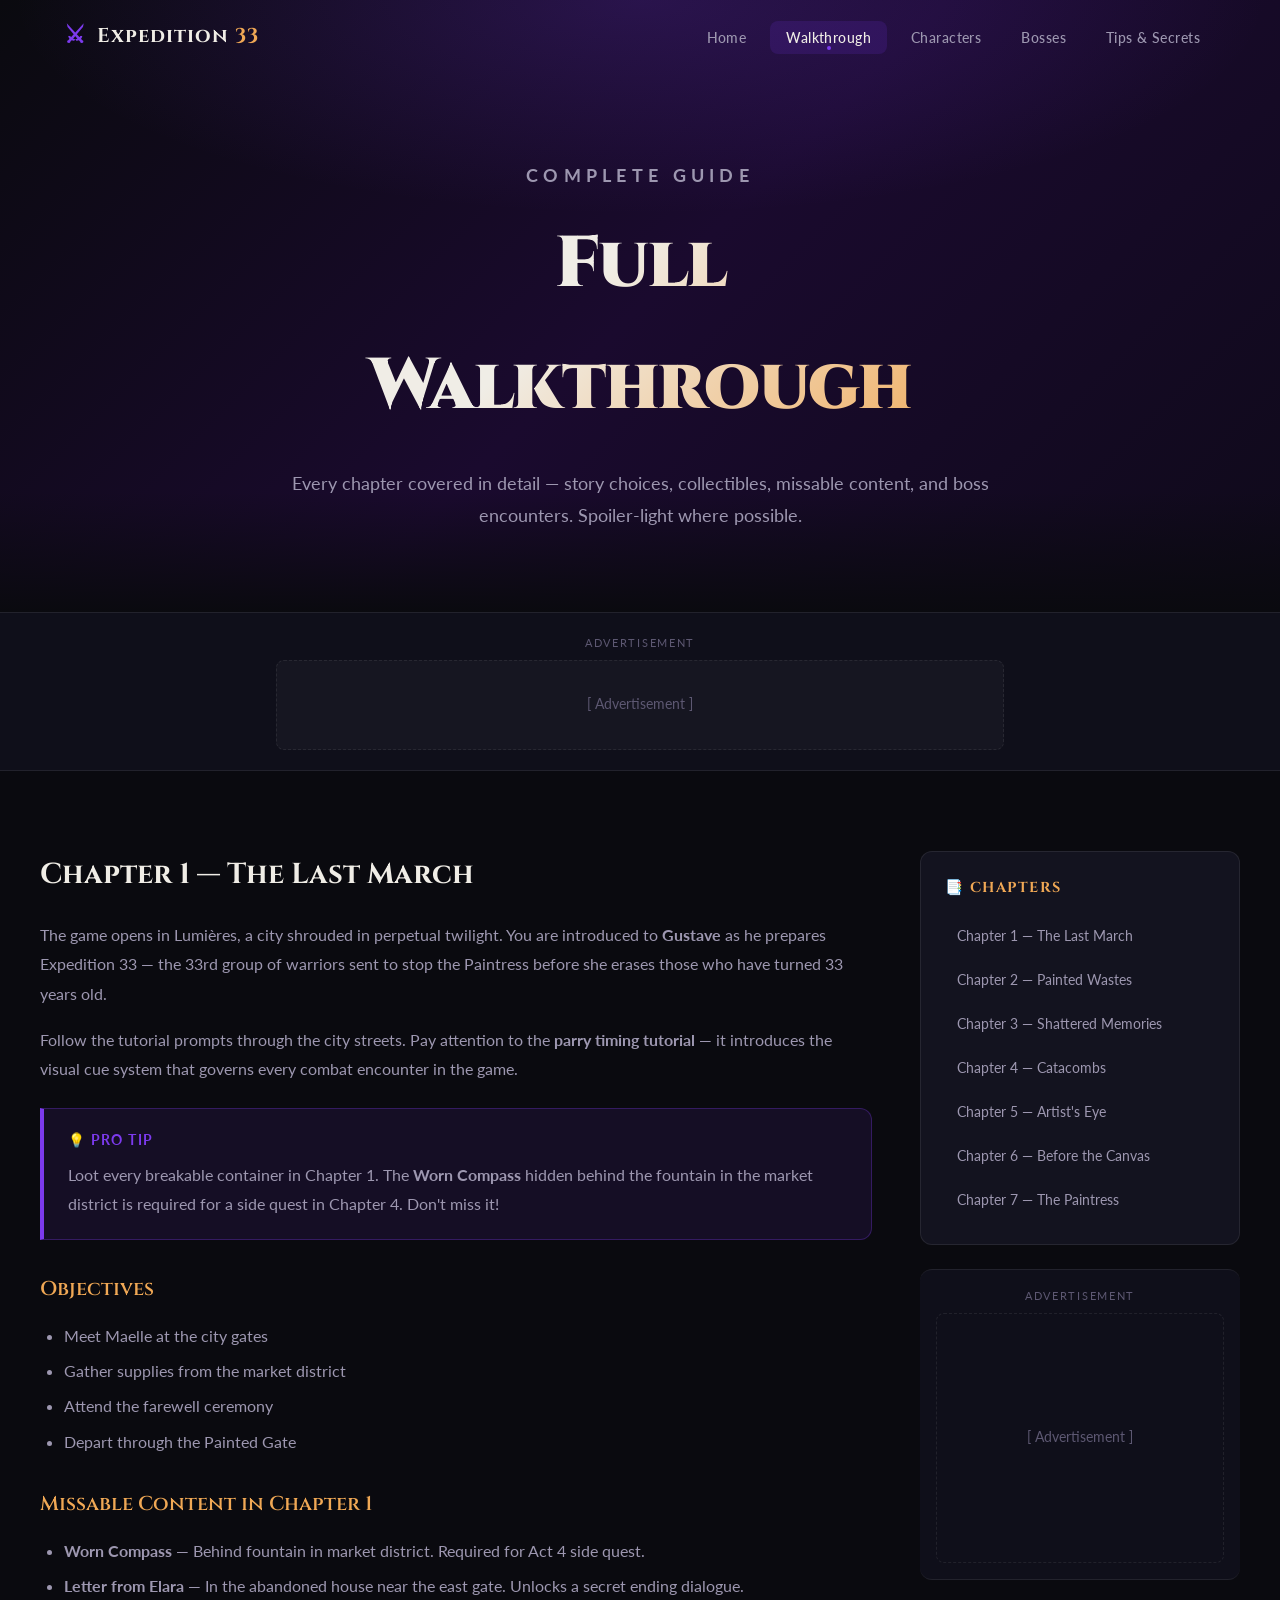
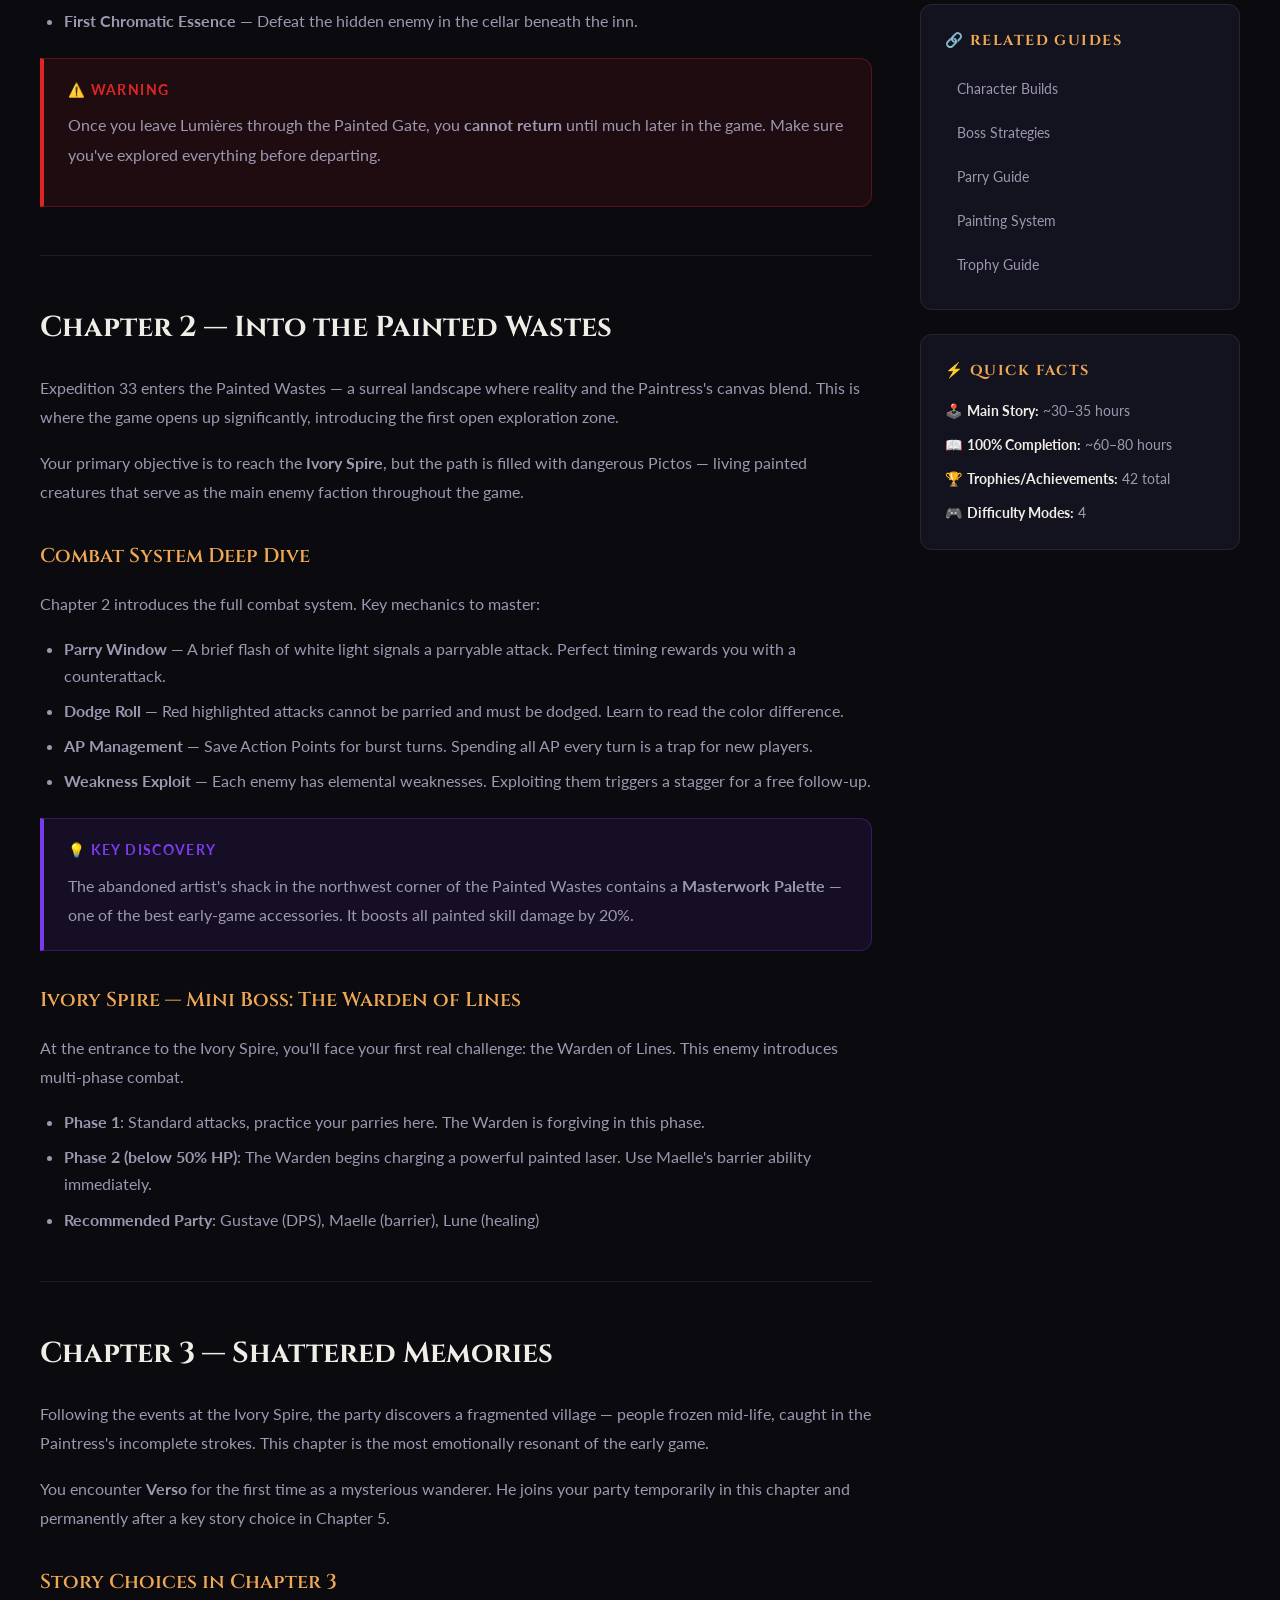
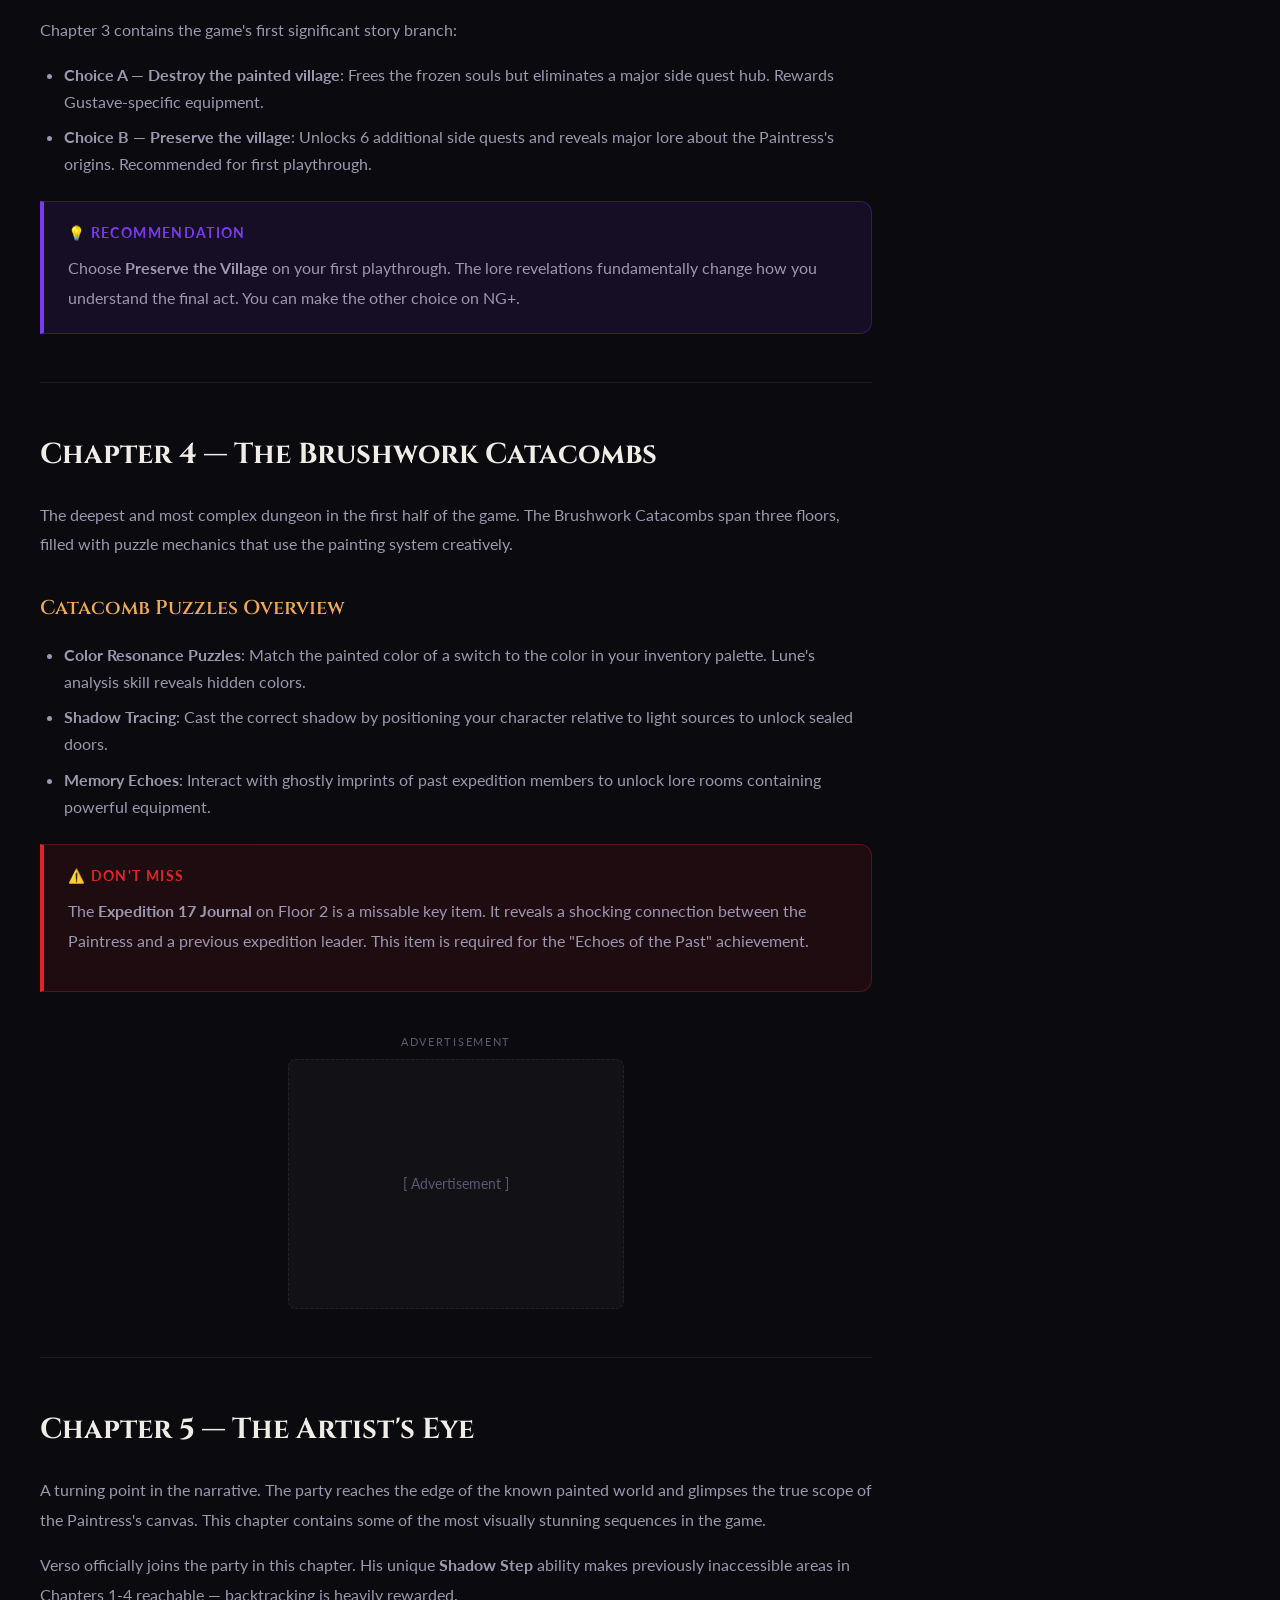
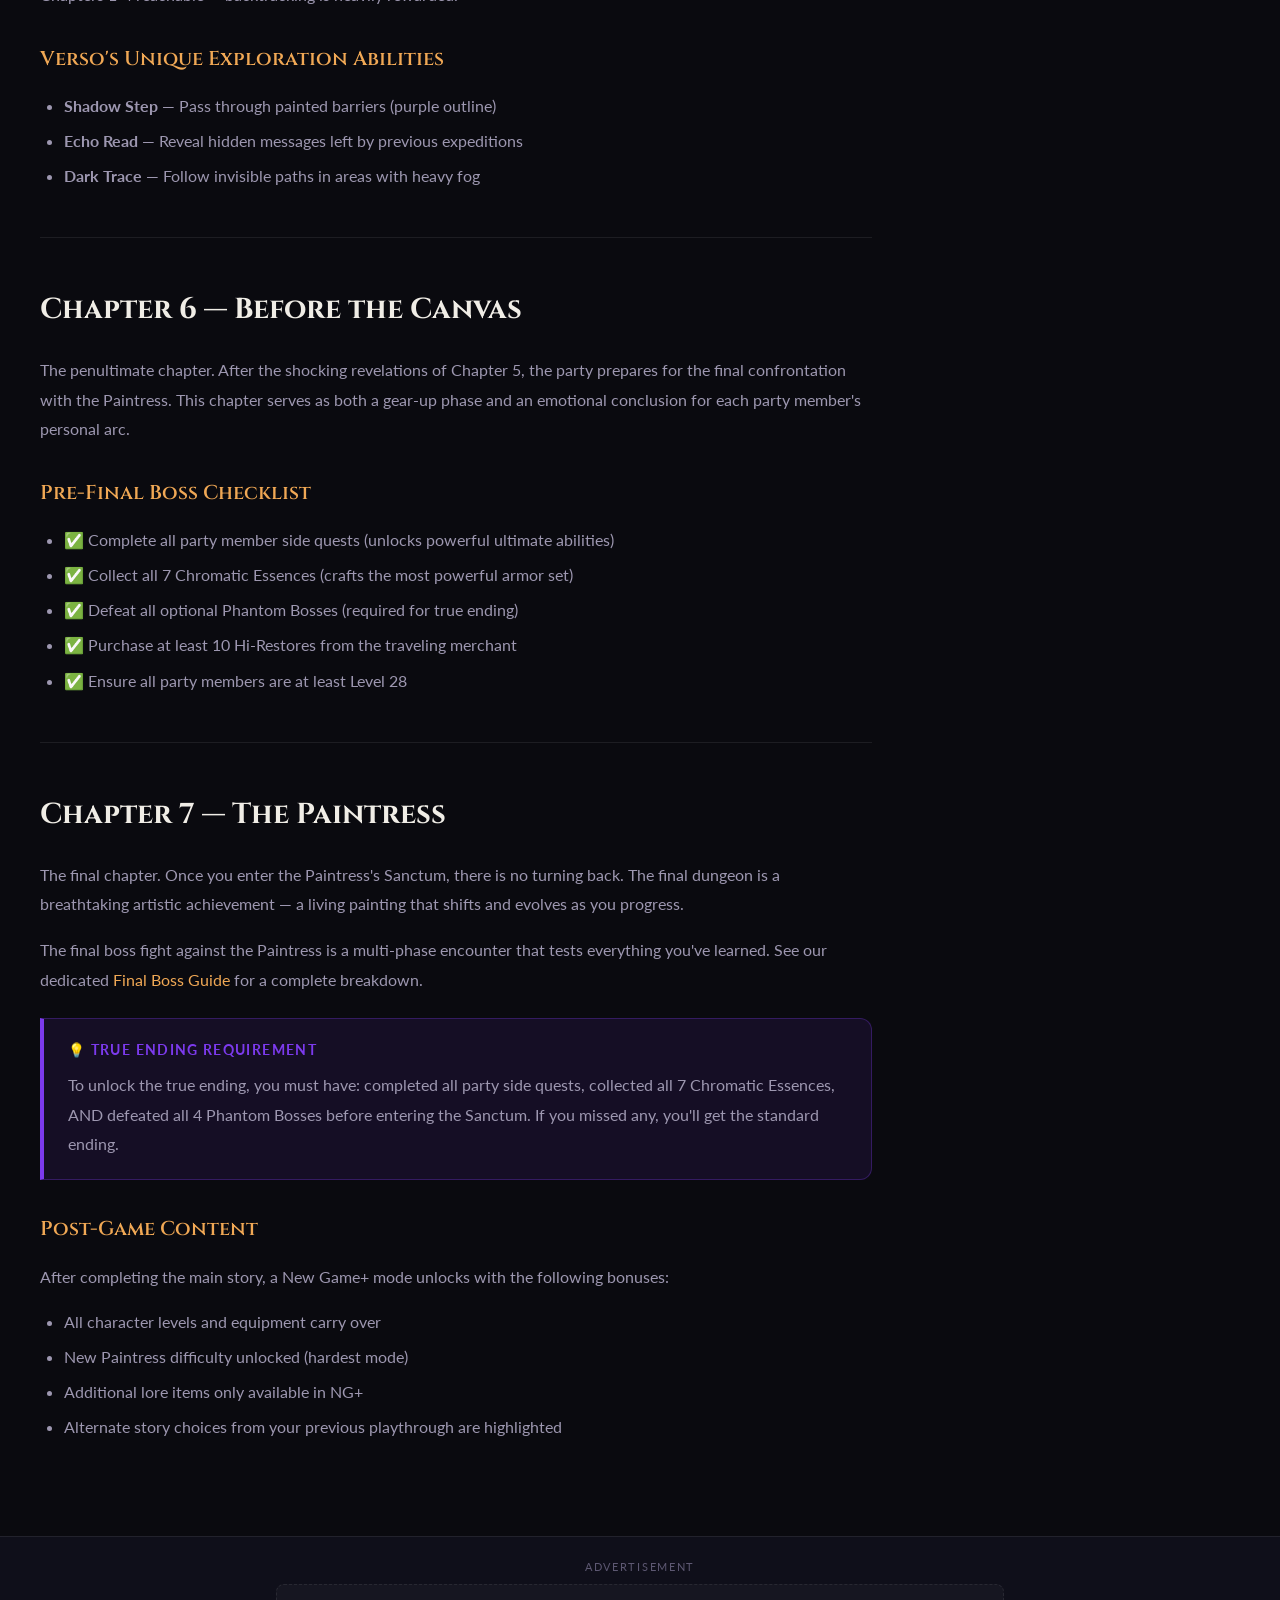
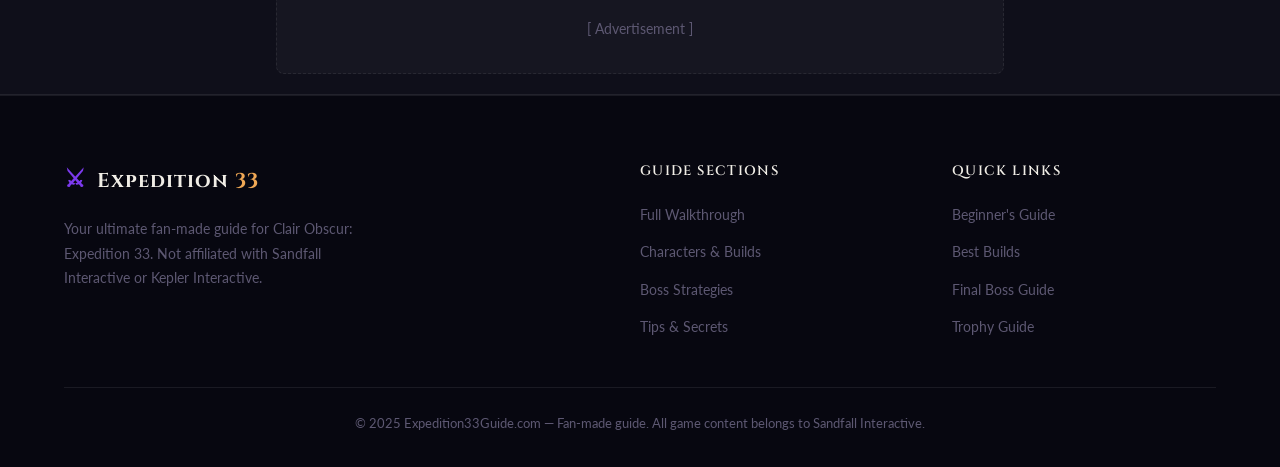
<file: walkthrough.html>
<!DOCTYPE html>
<html lang="en">
<head>
  <meta charset="UTF-8" />
  <meta name="viewport" content="width=device-width, initial-scale=1.0" />
  <meta name="description" content="Clair Obscur: Expedition 33 complete walkthrough — every chapter, boss, collectible, and story choice explained step by step." />
  <meta name="keywords" content="Clair Obscur Expedition 33 walkthrough, guide, chapter 1, chapter 2, chapter 3, all chapters" />
  <title>Full Walkthrough — Clair Obscur: Expedition 33 Guide</title>
  <link rel="stylesheet" href="styles.css" />
  <link rel="preconnect" href="https://fonts.googleapis.com">
  <link href="https://fonts.googleapis.com/css2?family=Cinzel:wght@400;600;700;900&family=Lato:wght@300;400;700&family=Playfair+Display:ital,wght@0,400;0,700;1,400&display=swap" rel="stylesheet">
  <!-- Google AdSense -->
  <script async src="https://pagead2.googlesyndication.com/pagead/js/adsbygoogle.js?client=ca-pub-7262395819567878" crossorigin="anonymous"></script>
</head>
<body>

  <nav class="navbar" id="navbar">
    <div class="nav-container">
      <a href="index.html" class="nav-logo">
        <span class="logo-icon">⚔</span>
        <span>Expedition <span class="accent">33</span></span>
      </a>
      <button class="nav-toggle" id="navToggle" aria-label="Toggle menu">
        <span></span><span></span><span></span>
      </button>
      <ul class="nav-links" id="navLinks">
        <li><a href="index.html">Home</a></li>
        <li><a href="walkthrough.html" class="active">Walkthrough</a></li>
        <li><a href="characters.html">Characters</a></li>
        <li><a href="bosses.html">Bosses</a></li>
        <li><a href="tips.html">Tips & Secrets</a></li>
      </ul>
    </div>
  </nav>

  <!-- PAGE HERO -->
  <section class="page-hero">
    <div class="page-hero-content">
      <p class="section-label">Complete Guide</p>
      <h1>Full Walkthrough</h1>
      <p>Every chapter covered in detail — story choices, collectibles, missable content, and boss encounters. Spoiler-light where possible.</p>
    </div>
  </section>

  <!-- AD SLOT: Top Banner -->
  <div class="ad-container ad-banner">
    <div class="ad-label">Advertisement</div>
    <div class="ad-placeholder">[ Advertisement ]</div>
  </div>

  <!-- MAIN CONTENT -->
  <div class="container content-layout">
    <div class="content-with-sidebar">

      <!-- ARTICLE -->
      <article class="article-content">

        <h2 id="ch1">Chapter 1 — The Last March</h2>
        <p>The game opens in Lumières, a city shrouded in perpetual twilight. You are introduced to <strong>Gustave</strong> as he prepares Expedition 33 — the 33rd group of warriors sent to stop the Paintress before she erases those who have turned 33 years old.</p>
        <p>Follow the tutorial prompts through the city streets. Pay attention to the <strong>parry timing tutorial</strong> — it introduces the visual cue system that governs every combat encounter in the game.</p>

        <div class="tip-box">
          <div class="tip-box-title">💡 Pro Tip</div>
          <p>Loot every breakable container in Chapter 1. The <strong>Worn Compass</strong> hidden behind the fountain in the market district is required for a side quest in Chapter 4. Don't miss it!</p>
        </div>

        <h3>Objectives</h3>
        <ul>
          <li>Meet Maelle at the city gates</li>
          <li>Gather supplies from the market district</li>
          <li>Attend the farewell ceremony</li>
          <li>Depart through the Painted Gate</li>
        </ul>

        <h3>Missable Content in Chapter 1</h3>
        <ul>
          <li><strong>Worn Compass</strong> — Behind fountain in market district. Required for Act 4 side quest.</li>
          <li><strong>Letter from Elara</strong> — In the abandoned house near the east gate. Unlocks a secret ending dialogue.</li>
          <li><strong>First Chromatic Essence</strong> — Defeat the hidden enemy in the cellar beneath the inn.</li>
        </ul>

        <div class="warning-box">
          <div class="tip-box-title">⚠️ Warning</div>
          <p>Once you leave Lumières through the Painted Gate, you <strong>cannot return</strong> until much later in the game. Make sure you've explored everything before departing.</p>
        </div>

        <h2 id="ch2">Chapter 2 — Into the Painted Wastes</h2>
        <p>Expedition 33 enters the Painted Wastes — a surreal landscape where reality and the Paintress's canvas blend. This is where the game opens up significantly, introducing the first open exploration zone.</p>
        <p>Your primary objective is to reach the <strong>Ivory Spire</strong>, but the path is filled with dangerous Pictos — living painted creatures that serve as the main enemy faction throughout the game.</p>

        <h3>Combat System Deep Dive</h3>
        <p>Chapter 2 introduces the full combat system. Key mechanics to master:</p>
        <ul>
          <li><strong>Parry Window</strong> — A brief flash of white light signals a parryable attack. Perfect timing rewards you with a counterattack.</li>
          <li><strong>Dodge Roll</strong> — Red highlighted attacks cannot be parried and must be dodged. Learn to read the color difference.</li>
          <li><strong>AP Management</strong> — Save Action Points for burst turns. Spending all AP every turn is a trap for new players.</li>
          <li><strong>Weakness Exploit</strong> — Each enemy has elemental weaknesses. Exploiting them triggers a stagger for a free follow-up.</li>
        </ul>

        <div class="tip-box">
          <div class="tip-box-title">💡 Key Discovery</div>
          <p>The abandoned artist's shack in the northwest corner of the Painted Wastes contains a <strong>Masterwork Palette</strong> — one of the best early-game accessories. It boosts all painted skill damage by 20%.</p>
        </div>

        <h3>Ivory Spire — Mini Boss: The Warden of Lines</h3>
        <p>At the entrance to the Ivory Spire, you'll face your first real challenge: the Warden of Lines. This enemy introduces multi-phase combat.</p>
        <ul>
          <li><strong>Phase 1</strong>: Standard attacks, practice your parries here. The Warden is forgiving in this phase.</li>
          <li><strong>Phase 2 (below 50% HP)</strong>: The Warden begins charging a powerful painted laser. Use Maelle's barrier ability immediately.</li>
          <li><strong>Recommended Party</strong>: Gustave (DPS), Maelle (barrier), Lune (healing)</li>
        </ul>

        <h2 id="ch3">Chapter 3 — Shattered Memories</h2>
        <p>Following the events at the Ivory Spire, the party discovers a fragmented village — people frozen mid-life, caught in the Paintress's incomplete strokes. This chapter is the most emotionally resonant of the early game.</p>
        <p>You encounter <strong>Verso</strong> for the first time as a mysterious wanderer. He joins your party temporarily in this chapter and permanently after a key story choice in Chapter 5.</p>

        <h3>Story Choices in Chapter 3</h3>
        <p>Chapter 3 contains the game's first significant story branch:</p>
        <ul>
          <li><strong>Choice A — Destroy the painted village</strong>: Frees the frozen souls but eliminates a major side quest hub. Rewards Gustave-specific equipment.</li>
          <li><strong>Choice B — Preserve the village</strong>: Unlocks 6 additional side quests and reveals major lore about the Paintress's origins. Recommended for first playthrough.</li>
        </ul>

        <div class="tip-box">
          <div class="tip-box-title">💡 Recommendation</div>
          <p>Choose <strong>Preserve the Village</strong> on your first playthrough. The lore revelations fundamentally change how you understand the final act. You can make the other choice on NG+.</p>
        </div>

        <h2 id="ch4">Chapter 4 — The Brushwork Catacombs</h2>
        <p>The deepest and most complex dungeon in the first half of the game. The Brushwork Catacombs span three floors, filled with puzzle mechanics that use the painting system creatively.</p>

        <h3>Catacomb Puzzles Overview</h3>
        <ul>
          <li><strong>Color Resonance Puzzles</strong>: Match the painted color of a switch to the color in your inventory palette. Lune's analysis skill reveals hidden colors.</li>
          <li><strong>Shadow Tracing</strong>: Cast the correct shadow by positioning your character relative to light sources to unlock sealed doors.</li>
          <li><strong>Memory Echoes</strong>: Interact with ghostly imprints of past expedition members to unlock lore rooms containing powerful equipment.</li>
        </ul>

        <div class="warning-box">
          <div class="tip-box-title">⚠️ Don't Miss</div>
          <p>The <strong>Expedition 17 Journal</strong> on Floor 2 is a missable key item. It reveals a shocking connection between the Paintress and a previous expedition leader. This item is required for the "Echoes of the Past" achievement.</p>
        </div>

        <!-- AD SLOT: Mid-Article Rectangle -->
        <div class="ad-container ad-rectangle" style="margin: 40px 0; border: none; background: none; padding: 0;">
          <div class="ad-label">Advertisement</div>
          <div class="ad-placeholder">[ Advertisement ]</div>
        </div>

        <h2 id="ch5">Chapter 5 — The Artist's Eye</h2>
        <p>A turning point in the narrative. The party reaches the edge of the known painted world and glimpses the true scope of the Paintress's canvas. This chapter contains some of the most visually stunning sequences in the game.</p>
        <p>Verso officially joins the party in this chapter. His unique <strong>Shadow Step</strong> ability makes previously inaccessible areas in Chapters 1-4 reachable — backtracking is heavily rewarded.</p>

        <h3>Verso's Unique Exploration Abilities</h3>
        <ul>
          <li><strong>Shadow Step</strong> — Pass through painted barriers (purple outline)</li>
          <li><strong>Echo Read</strong> — Reveal hidden messages left by previous expeditions</li>
          <li><strong>Dark Trace</strong> — Follow invisible paths in areas with heavy fog</li>
        </ul>

        <h2 id="ch6">Chapter 6 — Before the Canvas</h2>
        <p>The penultimate chapter. After the shocking revelations of Chapter 5, the party prepares for the final confrontation with the Paintress. This chapter serves as both a gear-up phase and an emotional conclusion for each party member's personal arc.</p>

        <h3>Pre-Final Boss Checklist</h3>
        <ul>
          <li>✅ Complete all party member side quests (unlocks powerful ultimate abilities)</li>
          <li>✅ Collect all 7 Chromatic Essences (crafts the most powerful armor set)</li>
          <li>✅ Defeat all optional Phantom Bosses (required for true ending)</li>
          <li>✅ Purchase at least 10 Hi-Restores from the traveling merchant</li>
          <li>✅ Ensure all party members are at least Level 28</li>
        </ul>

        <h2 id="ch7">Chapter 7 — The Paintress</h2>
        <p>The final chapter. Once you enter the Paintress's Sanctum, there is no turning back. The final dungeon is a breathtaking artistic achievement — a living painting that shifts and evolves as you progress.</p>
        <p>The final boss fight against the Paintress is a multi-phase encounter that tests everything you've learned. See our dedicated <a href="bosses.html#paintress" style="color: var(--accent-gold);">Final Boss Guide</a> for a complete breakdown.</p>

        <div class="tip-box">
          <div class="tip-box-title">💡 True Ending Requirement</div>
          <p>To unlock the true ending, you must have: completed all party side quests, collected all 7 Chromatic Essences, AND defeated all 4 Phantom Bosses before entering the Sanctum. If you missed any, you'll get the standard ending.</p>
        </div>

        <h3>Post-Game Content</h3>
        <p>After completing the main story, a New Game+ mode unlocks with the following bonuses:</p>
        <ul>
          <li>All character levels and equipment carry over</li>
          <li>New Paintress difficulty unlocked (hardest mode)</li>
          <li>Additional lore items only available in NG+</li>
          <li>Alternate story choices from your previous playthrough are highlighted</li>
        </ul>

      </article>

      <!-- SIDEBAR -->
      <aside class="sidebar">
        <div class="sidebar-card">
          <h4>📑 Chapters</h4>
          <nav class="sidebar-nav">
            <a href="#ch1">Chapter 1 — The Last March</a>
            <a href="#ch2">Chapter 2 — Painted Wastes</a>
            <a href="#ch3">Chapter 3 — Shattered Memories</a>
            <a href="#ch4">Chapter 4 — Catacombs</a>
            <a href="#ch5">Chapter 5 — Artist's Eye</a>
            <a href="#ch6">Chapter 6 — Before the Canvas</a>
            <a href="#ch7">Chapter 7 — The Paintress</a>
          </nav>
        </div>

        <!-- AD: Sidebar -->
        <div class="ad-container" style="border-radius: 12px; overflow: hidden; padding: 16px;">
          <div class="ad-label">Advertisement</div>
          <div class="ad-placeholder" style="min-height: 250px; border-radius: 8px; display: flex; align-items: center; justify-content: center; border: 1px dashed rgba(255,255,255,0.08); color: #5d5872; font-size: 0.85rem;">[ Advertisement ]</div>
        </div>

        <div class="sidebar-card">
          <h4>🔗 Related Guides</h4>
          <nav class="sidebar-nav">
            <a href="characters.html">Character Builds</a>
            <a href="bosses.html">Boss Strategies</a>
            <a href="tips.html#parry">Parry Guide</a>
            <a href="tips.html#painting">Painting System</a>
            <a href="tips.html#trophies">Trophy Guide</a>
          </nav>
        </div>

        <div class="sidebar-card">
          <h4>⚡ Quick Facts</h4>
          <ul style="display:flex;flex-direction:column;gap:10px;">
            <li style="color:var(--text-secondary);font-size:0.88rem;">🕹️ <strong style="color:var(--text-primary);">Main Story:</strong> ~30–35 hours</li>
            <li style="color:var(--text-secondary);font-size:0.88rem;">📖 <strong style="color:var(--text-primary);">100% Completion:</strong> ~60–80 hours</li>
            <li style="color:var(--text-secondary);font-size:0.88rem;">🏆 <strong style="color:var(--text-primary);">Trophies/Achievements:</strong> 42 total</li>
            <li style="color:var(--text-secondary);font-size:0.88rem;">🎮 <strong style="color:var(--text-primary);">Difficulty Modes:</strong> 4</li>
          </ul>
        </div>
      </aside>

    </div>
  </div>

  <!-- AD SLOT: Bottom Banner -->
  <div class="ad-container ad-banner">
    <div class="ad-label">Advertisement</div>
    <div class="ad-placeholder">[ Advertisement ]</div>
  </div>

  <footer class="footer">
    <div class="container">
      <div class="footer-grid">
        <div class="footer-brand">
          <a href="index.html" class="nav-logo">
            <span class="logo-icon">⚔</span>
            <span>Expedition <span class="accent">33</span></span>
          </a>
          <p>Your ultimate fan-made guide for Clair Obscur: Expedition 33. Not affiliated with Sandfall Interactive or Kepler Interactive.</p>
        </div>
        <div class="footer-links">
          <h5>Guide Sections</h5>
          <ul>
            <li><a href="walkthrough.html">Full Walkthrough</a></li>
            <li><a href="characters.html">Characters & Builds</a></li>
            <li><a href="bosses.html">Boss Strategies</a></li>
            <li><a href="tips.html">Tips & Secrets</a></li>
          </ul>
        </div>
        <div class="footer-links">
          <h5>Quick Links</h5>
          <ul>
            <li><a href="tips.html#beginners">Beginner's Guide</a></li>
            <li><a href="characters.html#builds">Best Builds</a></li>
            <li><a href="bosses.html#paintress">Final Boss Guide</a></li>
            <li><a href="tips.html#trophies">Trophy Guide</a></li>
          </ul>
        </div>
      </div>
      <div class="footer-bottom">
        <p>© 2025 Expedition33Guide.com — Fan-made guide. All game content belongs to Sandfall Interactive.</p>
      </div>
    </div>
  </footer>

  <script src="script.js"></script>
</body>
</html>
</file>
<file: styles.css>
/* ============================================================
   Clair Obscur: Expedition 33 — Game Guide Styles
   Dark Fantasy Theme
   ============================================================ */

:root {
  --bg-primary: #0a0a0f;
  --bg-secondary: #0f0f1a;
  --bg-card: #13131f;
  --bg-card-hover: #1a1a2e;
  --border: rgba(255,255,255,0.08);
  --border-glow: rgba(124,58,237,0.4);

  --text-primary: #f0ede6;
  --text-secondary: #9d97b0;
  --text-muted: #5d5872;

  --accent-purple: #7c3aed;
  --accent-gold: #f0a855;
  --accent-rose: #db2777;
  --accent-blue: #3b82f6;

  --gradient-hero: linear-gradient(135deg, #0a0a0f 0%, #1a0a2e 50%, #0f0a1a 100%);
  --gradient-card: linear-gradient(135deg, #13131f, #1a1a2e);
  --gradient-accent: linear-gradient(135deg, #7c3aed, #db2777);

  --font-heading: 'Cinzel', serif;
  --font-body: 'Lato', sans-serif;
  --font-display: 'Playfair Display', serif;

  --radius: 12px;
  --radius-lg: 20px;
  --shadow: 0 4px 24px rgba(0,0,0,0.5);
  --shadow-glow: 0 0 40px rgba(124,58,237,0.2);

  --transition: 0.3s cubic-bezier(0.4, 0, 0.2, 1);
}

/* ============================================================
   RESET & BASE
   ============================================================ */

*, *::before, *::after {
  box-sizing: border-box;
  margin: 0;
  padding: 0;
}

html {
  scroll-behavior: smooth;
  font-size: 16px;
}

body {
  background-color: var(--bg-primary);
  color: var(--text-primary);
  font-family: var(--font-body);
  line-height: 1.7;
  overflow-x: hidden;
}

a {
  color: inherit;
  text-decoration: none;
}

ul { list-style: none; }

img { max-width: 100%; display: block; }

.container {
  max-width: 1200px;
  margin: 0 auto;
  padding: 0 24px;
}

.accent { color: var(--accent-gold); }

/* ============================================================
   NAVBAR
   ============================================================ */

.navbar {
  position: fixed;
  top: 0;
  left: 0;
  right: 0;
  z-index: 1000;
  padding: 16px 0;
  background: rgba(10, 10, 15, 0.0);
  backdrop-filter: blur(0px);
  border-bottom: 1px solid transparent;
  transition: var(--transition);
}

.navbar.scrolled {
  background: rgba(10, 10, 15, 0.95);
  backdrop-filter: blur(20px);
  border-bottom-color: var(--border);
  padding: 12px 0;
}

.nav-container {
  max-width: 1200px;
  margin: 0 auto;
  padding: 0 24px;
  display: flex;
  align-items: center;
  justify-content: space-between;
}

.nav-logo {
  display: flex;
  align-items: center;
  gap: 10px;
  font-family: var(--font-heading);
  font-size: 1.25rem;
  font-weight: 700;
  letter-spacing: 0.05em;
  color: var(--text-primary);
  transition: var(--transition);
}

.nav-logo:hover { color: var(--accent-gold); }

.logo-icon {
  font-size: 1.5rem;
  color: var(--accent-purple);
}

.nav-links {
  display: flex;
  align-items: center;
  gap: 8px;
}

.nav-links a {
  padding: 8px 16px;
  border-radius: 8px;
  font-size: 0.9rem;
  font-weight: 500;
  color: var(--text-secondary);
  letter-spacing: 0.03em;
  transition: var(--transition);
  position: relative;
}

.nav-links a:hover,
.nav-links a.active {
  color: var(--text-primary);
  background: rgba(124,58,237,0.15);
}

.nav-links a.active::after {
  content: '';
  position: absolute;
  bottom: 4px;
  left: 50%;
  transform: translateX(-50%);
  width: 4px;
  height: 4px;
  border-radius: 50%;
  background: var(--accent-purple);
}

.nav-toggle {
  display: none;
  flex-direction: column;
  gap: 5px;
  background: none;
  border: none;
  cursor: pointer;
  padding: 6px;
}

.nav-toggle span {
  display: block;
  width: 24px;
  height: 2px;
  background: var(--text-primary);
  border-radius: 2px;
  transition: var(--transition);
}

/* ============================================================
   HERO
   ============================================================ */

.hero {
  min-height: 100vh;
  display: flex;
  align-items: center;
  justify-content: center;
  position: relative;
  overflow: hidden;
  background: var(--gradient-hero);
  text-align: center;
  padding: 120px 24px 80px;
}

.hero::before {
  content: '';
  position: absolute;
  inset: 0;
  background:
    radial-gradient(ellipse 80% 60% at 50% 0%, rgba(124,58,237,0.25) 0%, transparent 70%),
    radial-gradient(ellipse 60% 40% at 80% 80%, rgba(219,39,119,0.15) 0%, transparent 60%),
    radial-gradient(ellipse 50% 50% at 20% 60%, rgba(59,130,246,0.1) 0%, transparent 50%);
  pointer-events: none;
}

.hero::after {
  content: '';
  position: absolute;
  bottom: 0;
  left: 0;
  right: 0;
  height: 200px;
  background: linear-gradient(to top, var(--bg-primary), transparent);
  pointer-events: none;
}

.hero-particles {
  position: absolute;
  inset: 0;
  pointer-events: none;
}

.particle {
  position: absolute;
  width: 2px;
  height: 2px;
  border-radius: 50%;
  background: var(--accent-gold);
  opacity: 0;
  animation: float-particle linear infinite;
}

@keyframes float-particle {
  0% { opacity: 0; transform: translateY(100vh) scale(0); }
  10% { opacity: 0.8; }
  90% { opacity: 0.4; }
  100% { opacity: 0; transform: translateY(-20vh) scale(1.5); }
}

.hero-content {
  position: relative;
  z-index: 1;
  max-width: 900px;
}

.hero-eyebrow {
  font-family: var(--font-body);
  font-size: 0.85rem;
  font-weight: 700;
  letter-spacing: 0.3em;
  text-transform: uppercase;
  color: var(--accent-gold);
  margin-bottom: 24px;
  opacity: 0;
  animation: fade-up 0.8s 0.2s forwards;
}

.hero-title {
  font-family: var(--font-heading);
  font-size: clamp(2.8rem, 8vw, 6.5rem);
  font-weight: 900;
  line-height: 1.05;
  letter-spacing: -0.02em;
  margin-bottom: 28px;
  opacity: 0;
  animation: fade-up 0.8s 0.4s forwards;
}

.title-line1 {
  display: block;
  background: linear-gradient(135deg, #f0ede6 30%, #c4b5fd);
  -webkit-background-clip: text;
  -webkit-text-fill-color: transparent;
  background-clip: text;
}

.title-separator {
  display: block;
  font-size: 0.5em;
  color: var(--accent-gold);
  -webkit-text-fill-color: var(--accent-gold);
  margin: -0.2em 0;
}

.title-line2 {
  display: block;
  background: linear-gradient(135deg, var(--accent-gold) 0%, #f97316 100%);
  -webkit-background-clip: text;
  -webkit-text-fill-color: transparent;
  background-clip: text;
}

.hero-subtitle {
  font-size: clamp(1rem, 2.5vw, 1.25rem);
  color: var(--text-secondary);
  max-width: 640px;
  margin: 0 auto 40px;
  line-height: 1.8;
  opacity: 0;
  animation: fade-up 0.8s 0.6s forwards;
}

.hero-cta {
  display: flex;
  gap: 16px;
  justify-content: center;
  flex-wrap: wrap;
  margin-bottom: 56px;
  opacity: 0;
  animation: fade-up 0.8s 0.8s forwards;
}

.hero-meta {
  display: flex;
  gap: 32px;
  justify-content: center;
  flex-wrap: wrap;
  opacity: 0;
  animation: fade-up 0.8s 1s forwards;
}

.meta-item {
  display: flex;
  align-items: center;
  gap: 8px;
  font-size: 0.9rem;
  color: var(--text-secondary);
}

.meta-icon { font-size: 1.1rem; }

.hero-scroll-indicator {
  position: absolute;
  bottom: 40px;
  left: 50%;
  transform: translateX(-50%);
  display: flex;
  flex-direction: column;
  align-items: center;
  gap: 8px;
  font-size: 0.75rem;
  color: var(--text-muted);
  letter-spacing: 0.2em;
  text-transform: uppercase;
  z-index: 2;
  animation: fade-in 1.5s 1.5s both;
}

.scroll-arrow {
  animation: bounce 2s infinite;
  font-size: 1.2rem;
  color: var(--accent-purple);
}

@keyframes bounce {
  0%, 100% { transform: translateY(0); }
  50% { transform: translateY(6px); }
}

/* ============================================================
   BUTTONS
   ============================================================ */

.btn {
  display: inline-flex;
  align-items: center;
  justify-content: center;
  padding: 14px 32px;
  border-radius: 10px;
  font-family: var(--font-heading);
  font-size: 0.9rem;
  font-weight: 600;
  letter-spacing: 0.08em;
  text-transform: uppercase;
  transition: var(--transition);
  cursor: pointer;
  border: none;
}

.btn-primary {
  background: var(--gradient-accent);
  color: #fff;
  box-shadow: 0 4px 20px rgba(124,58,237,0.4);
}

.btn-primary:hover {
  transform: translateY(-2px);
  box-shadow: 0 8px 32px rgba(124,58,237,0.6);
}

.btn-ghost {
  background: rgba(255,255,255,0.06);
  color: var(--text-primary);
  border: 1px solid var(--border);
}

.btn-ghost:hover {
  background: rgba(255,255,255,0.12);
  border-color: var(--accent-purple);
  transform: translateY(-2px);
}

/* ============================================================
   ADS
   ============================================================ */

.ad-container {
  text-align: center;
  padding: 20px 24px;
  background: var(--bg-secondary);
  border-top: 1px solid var(--border);
  border-bottom: 1px solid var(--border);
}

.ad-label {
  font-size: 0.7rem;
  color: var(--text-muted);
  letter-spacing: 0.15em;
  text-transform: uppercase;
  margin-bottom: 8px;
}

.ad-banner .ad-placeholder {
  min-height: 90px;
  background: rgba(255,255,255,0.03);
  border: 1px dashed var(--border);
  border-radius: 8px;
  display: flex;
  align-items: center;
  justify-content: center;
  color: var(--text-muted);
  font-size: 0.85rem;
  max-width: 728px;
  margin: 0 auto;
}

.ad-rectangle .ad-placeholder {
  min-height: 250px;
  background: rgba(255,255,255,0.03);
  border: 1px dashed var(--border);
  border-radius: 8px;
  display: flex;
  align-items: center;
  justify-content: center;
  color: var(--text-muted);
  font-size: 0.85rem;
  max-width: 336px;
  margin: 0 auto;
}

/* ============================================================
   SECTIONS
   ============================================================ */

.section {
  padding: 96px 0;
}

.section-header {
  text-align: center;
  max-width: 700px;
  margin: 0 auto 64px;
}

.section-label {
  font-size: 0.8rem;
  font-weight: 700;
  letter-spacing: 0.3em;
  text-transform: uppercase;
  color: var(--accent-purple);
  margin-bottom: 12px;
}

.section-title {
  font-family: var(--font-heading);
  font-size: clamp(1.8rem, 4vw, 3rem);
  font-weight: 700;
  line-height: 1.2;
  letter-spacing: -0.02em;
  margin-bottom: 20px;
  background: linear-gradient(135deg, var(--text-primary) 60%, var(--accent-gold));
  -webkit-background-clip: text;
  -webkit-text-fill-color: transparent;
  background-clip: text;
}

.section-desc {
  color: var(--text-secondary);
  font-size: 1.05rem;
  line-height: 1.8;
}

.section-cta {
  text-align: center;
  margin-top: 48px;
}

/* ============================================================
   OVERVIEW CARDS
   ============================================================ */

.overview {
  background: var(--bg-secondary);
}

.overview-grid {
  display: grid;
  grid-template-columns: repeat(auto-fit, minmax(240px, 1fr));
  gap: 24px;
}

.overview-card {
  background: var(--bg-card);
  border: 1px solid var(--border);
  border-radius: var(--radius-lg);
  padding: 40px 28px;
  text-align: center;
  transition: var(--transition);
  position: relative;
  overflow: hidden;
}

.overview-card::before {
  content: '';
  position: absolute;
  top: 0;
  left: 50%;
  transform: translateX(-50%);
  width: 60%;
  height: 1px;
  background: var(--gradient-accent);
  opacity: 0;
  transition: var(--transition);
}

.overview-card:hover {
  background: var(--bg-card-hover);
  border-color: var(--border-glow);
  transform: translateY(-4px);
  box-shadow: var(--shadow-glow);
}

.overview-card:hover::before { opacity: 1; }

.card-icon {
  font-size: 2.5rem;
  margin-bottom: 20px;
  display: block;
}

.overview-card h3 {
  font-family: var(--font-heading);
  font-size: 1.1rem;
  font-weight: 600;
  letter-spacing: 0.05em;
  margin-bottom: 12px;
  color: var(--text-primary);
}

.overview-card p {
  color: var(--text-secondary);
  font-size: 0.95rem;
  line-height: 1.7;
}

/* ============================================================
   GUIDES GRID
   ============================================================ */

.guides-grid {
  display: grid;
  grid-template-columns: 1fr 1fr;
  grid-template-rows: auto auto;
  gap: 20px;
}

.guide-card {
  position: relative;
  border-radius: var(--radius-lg);
  overflow: hidden;
  border: 1px solid var(--border);
  transition: var(--transition);
  display: block;
  min-height: 180px;
}

.guide-card:hover {
  transform: translateY(-4px);
  border-color: var(--border-glow);
}

.guide-card:hover .guide-card-bg {
  opacity: 0.25;
}

.guide-card--large {
  grid-column: 1 / -1;
  min-height: 260px;
}

.guide-card-bg {
  position: absolute;
  inset: 0;
  background: radial-gradient(ellipse at 20% 50%, var(--clr), transparent 70%);
  opacity: 0.12;
  transition: var(--transition);
}

.guide-card::before {
  content: '';
  position: absolute;
  inset: 0;
  background: var(--gradient-card);
  z-index: 0;
}

.guide-card-content {
  position: relative;
  z-index: 1;
  padding: 36px;
  height: 100%;
  display: flex;
  flex-direction: column;
}

.guide-badge {
  display: inline-block;
  padding: 4px 12px;
  border-radius: 20px;
  font-size: 0.7rem;
  font-weight: 700;
  letter-spacing: 0.15em;
  text-transform: uppercase;
  background: var(--gradient-accent);
  color: #fff;
  margin-bottom: 16px;
  width: fit-content;
}

.guide-icon {
  font-size: 2rem;
  margin-bottom: 16px;
}

.guide-card-content h3 {
  font-family: var(--font-heading);
  font-size: 1.5rem;
  font-weight: 700;
  margin-bottom: 12px;
  letter-spacing: 0.03em;
}

.guide-card--large .guide-card-content h3 {
  font-size: 2rem;
}

.guide-card-content p {
  color: var(--text-secondary);
  font-size: 0.95rem;
  line-height: 1.7;
  flex: 1;
  margin-bottom: 20px;
}

.guide-link {
  font-family: var(--font-heading);
  font-size: 0.85rem;
  font-weight: 600;
  color: var(--accent-gold);
  letter-spacing: 0.05em;
  transition: var(--transition);
}

.guide-card:hover .guide-link {
  color: var(--text-primary);
  letter-spacing: 0.1em;
}

/* ============================================================
   CHARACTERS PREVIEW
   ============================================================ */

.characters-preview {
  background: var(--bg-secondary);
}

.characters-grid {
  display: grid;
  grid-template-columns: repeat(auto-fit, minmax(260px, 1fr));
  gap: 24px;
}

.character-card {
  background: var(--bg-card);
  border: 1px solid var(--border);
  border-radius: var(--radius-lg);
  overflow: hidden;
  transition: var(--transition);
}

.character-card:hover {
  transform: translateY(-4px);
  border-color: var(--border-glow);
  box-shadow: var(--shadow-glow);
}

.character-portrait {
  height: 140px;
  display: flex;
  align-items: center;
  justify-content: center;
  font-size: 4rem;
  position: relative;
  overflow: hidden;
}

.char-initial {
  font-family: var(--font-heading);
  font-size: 5rem;
  font-weight: 900;
  color: rgba(255,255,255,0.15);
  user-select: none;
  position: relative;
  z-index: 1;
}

.char-gustave { background: linear-gradient(135deg, #1e1040, #3b1f80); }
.char-maelle  { background: linear-gradient(135deg, #1a0533, #7c0a52); }
.char-lune    { background: linear-gradient(135deg, #0a1a2e, #0f4c75); }
.char-verso   { background: linear-gradient(135deg, #0a0a0a, #2d2d2d); }

.character-info {
  padding: 24px;
}

.character-info h4 {
  font-family: var(--font-heading);
  font-size: 1.2rem;
  font-weight: 700;
  margin-bottom: 6px;
}

.char-role {
  font-size: 0.8rem;
  color: var(--accent-gold);
  font-weight: 700;
  letter-spacing: 0.05em;
  margin-bottom: 12px;
}

.character-info p {
  color: var(--text-secondary);
  font-size: 0.9rem;
  line-height: 1.6;
  margin-bottom: 16px;
}

.char-link {
  font-size: 0.85rem;
  font-weight: 600;
  color: var(--accent-purple);
  transition: var(--transition);
}

.char-link:hover {
  color: var(--accent-gold);
  letter-spacing: 0.05em;
}

/* ============================================================
   TIPS SECTION
   ============================================================ */

.tips-preview {
  background: var(--bg-primary);
}

.tips-split {
  display: grid;
  grid-template-columns: 1fr 1fr;
  gap: 80px;
  align-items: center;
}

.tips-text .section-title {
  text-align: left;
  margin-bottom: 16px;
}

.tips-text > p {
  color: var(--text-secondary);
  margin-bottom: 40px;
  font-size: 1.05rem;
}

.tips-list {
  display: flex;
  flex-direction: column;
  gap: 24px;
  margin-bottom: 40px;
}

.tips-list li {
  display: flex;
  gap: 20px;
  align-items: flex-start;
}

.tip-num {
  font-family: var(--font-heading);
  font-size: 1.5rem;
  font-weight: 900;
  color: var(--accent-purple);
  opacity: 0.5;
  flex-shrink: 0;
  line-height: 1;
  min-width: 32px;
}

.tips-list li strong {
  display: block;
  font-size: 1rem;
  font-weight: 700;
  margin-bottom: 4px;
  color: var(--text-primary);
}

.tips-list li p {
  color: var(--text-secondary);
  font-size: 0.9rem;
  line-height: 1.6;
}

.tips-visual {
  display: flex;
  align-items: center;
  justify-content: center;
}

.tips-artwork {
  position: relative;
  width: 360px;
  height: 360px;
  border-radius: 50%;
  display: flex;
  align-items: center;
  justify-content: center;
}

.artwork-glow {
  position: absolute;
  inset: 0;
  border-radius: 50%;
  background: radial-gradient(ellipse, rgba(124,58,237,0.35) 0%, rgba(219,39,119,0.15) 50%, transparent 70%);
  animation: pulse-glow 4s ease-in-out infinite;
}

@keyframes pulse-glow {
  0%, 100% { opacity: 0.6; transform: scale(1); }
  50% { opacity: 1; transform: scale(1.05); }
}

.tips-artwork::before {
  content: '';
  position: absolute;
  inset: 12px;
  border-radius: 50%;
  border: 1px solid rgba(124,58,237,0.3);
  animation: rotate-border 20s linear infinite;
}

.tips-artwork::after {
  content: '';
  position: absolute;
  inset: 30px;
  border-radius: 50%;
  border: 1px solid rgba(219,39,119,0.2);
  animation: rotate-border 30s linear infinite reverse;
}

@keyframes rotate-border {
  from { transform: rotate(0deg); }
  to { transform: rotate(360deg); }
}

.artwork-content {
  position: relative;
  z-index: 1;
  text-align: center;
}

.artwork-symbol {
  font-size: 5rem;
  color: var(--accent-purple);
  display: block;
  margin-bottom: 12px;
  text-shadow: 0 0 40px rgba(124,58,237,0.6);
}

.artwork-text {
  font-family: var(--font-heading);
  font-size: 1.4rem;
  font-weight: 700;
  letter-spacing: 0.1em;
  color: var(--text-primary);
}

.artwork-sub {
  font-size: 0.85rem;
  color: var(--accent-gold);
  letter-spacing: 0.2em;
  text-transform: uppercase;
}

/* ============================================================
   UPDATES / BLOG
   ============================================================ */

.updates {
  background: var(--bg-secondary);
}

.updates-grid {
  display: grid;
  grid-template-columns: repeat(auto-fit, minmax(260px, 1fr));
  gap: 24px;
}

.update-card {
  background: var(--bg-card);
  border: 1px solid var(--border);
  border-radius: var(--radius);
  padding: 28px;
  transition: var(--transition);
}

.update-card:hover {
  border-color: var(--border-glow);
  transform: translateY(-3px);
  background: var(--bg-card-hover);
}

.update-date {
  font-size: 0.75rem;
  font-weight: 700;
  letter-spacing: 0.15em;
  text-transform: uppercase;
  color: var(--accent-purple);
  margin-bottom: 10px;
}

.update-card h4 {
  font-family: var(--font-heading);
  font-size: 1.05rem;
  font-weight: 600;
  margin-bottom: 10px;
  line-height: 1.4;
}

.update-card p {
  color: var(--text-secondary);
  font-size: 0.9rem;
  line-height: 1.6;
  margin-bottom: 16px;
}

.update-link {
  font-size: 0.85rem;
  font-weight: 600;
  color: var(--accent-gold);
  transition: var(--transition);
}

.update-link:hover {
  color: var(--text-primary);
}

/* ============================================================
   FOOTER
   ============================================================ */

.footer {
  background: #070710;
  border-top: 1px solid var(--border);
  padding: 64px 0 32px;
}

.footer-grid {
  display: grid;
  grid-template-columns: 2fr 1fr 1fr;
  gap: 48px;
  margin-bottom: 48px;
}

.footer-brand .nav-logo {
  margin-bottom: 16px;
  display: inline-flex;
}

.footer-brand p {
  color: var(--text-muted);
  font-size: 0.9rem;
  line-height: 1.7;
  max-width: 320px;
}

.footer-links h5 {
  font-family: var(--font-heading);
  font-size: 0.85rem;
  font-weight: 600;
  letter-spacing: 0.1em;
  text-transform: uppercase;
  color: var(--text-primary);
  margin-bottom: 16px;
}

.footer-links ul {
  display: flex;
  flex-direction: column;
  gap: 10px;
}

.footer-links a {
  color: var(--text-muted);
  font-size: 0.9rem;
  transition: var(--transition);
}

.footer-links a:hover {
  color: var(--accent-gold);
  padding-left: 4px;
}

.footer-bottom {
  border-top: 1px solid var(--border);
  padding-top: 24px;
  text-align: center;
}

.footer-bottom p {
  color: var(--text-muted);
  font-size: 0.82rem;
}

/* ============================================================
   PAGE HERO (subpages)
   ============================================================ */

.page-hero {
  padding: 160px 24px 80px;
  text-align: center;
  background: var(--gradient-hero);
  position: relative;
  overflow: hidden;
}

.page-hero::before {
  content: '';
  position: absolute;
  inset: 0;
  background: radial-gradient(ellipse 70% 50% at 50% 0%, rgba(124,58,237,0.2) 0%, transparent 70%);
  pointer-events: none;
}

.page-hero::after {
  content: '';
  position: absolute;
  bottom: 0;
  left: 0;
  right: 0;
  height: 120px;
  background: linear-gradient(to top, var(--bg-primary), transparent);
}

.page-hero-content {
  position: relative;
  z-index: 1;
  max-width: 700px;
  margin: 0 auto;
}

.page-hero-content .section-label {
  margin-bottom: 12px;
}

.page-hero-content h1 {
  font-family: var(--font-heading);
  font-size: clamp(2rem, 6vw, 4.5rem);
  font-weight: 900;
  letter-spacing: -0.02em;
  margin-bottom: 20px;
  background: linear-gradient(135deg, var(--text-primary) 40%, var(--accent-gold));
  -webkit-background-clip: text;
  -webkit-text-fill-color: transparent;
  background-clip: text;
}

.page-hero-content p {
  color: var(--text-secondary);
  font-size: 1.1rem;
  line-height: 1.8;
}

/* ============================================================
   CONTENT LAYOUTS (used in sub-pages)
   ============================================================ */

.content-layout {
  padding: 80px 0;
}

.content-with-sidebar {
  display: grid;
  grid-template-columns: 1fr 320px;
  gap: 48px;
  align-items: start;
}

.sidebar {
  position: sticky;
  top: 100px;
  display: flex;
  flex-direction: column;
  gap: 24px;
}

.sidebar-card {
  background: var(--bg-card);
  border: 1px solid var(--border);
  border-radius: var(--radius);
  padding: 24px;
}

.sidebar-card h4 {
  font-family: var(--font-heading);
  font-size: 0.9rem;
  font-weight: 700;
  letter-spacing: 0.1em;
  text-transform: uppercase;
  margin-bottom: 16px;
  color: var(--accent-gold);
}

.sidebar-nav {
  display: flex;
  flex-direction: column;
  gap: 4px;
}

.sidebar-nav a {
  padding: 8px 12px;
  border-radius: 6px;
  font-size: 0.88rem;
  color: var(--text-secondary);
  transition: var(--transition);
}

.sidebar-nav a:hover {
  background: rgba(124,58,237,0.15);
  color: var(--text-primary);
  padding-left: 16px;
}

/* Article Content */
.article-content h2 {
  font-family: var(--font-heading);
  font-size: 1.8rem;
  font-weight: 700;
  margin: 48px 0 20px;
  color: var(--text-primary);
  padding-top: 48px;
  border-top: 1px solid var(--border);
}

.article-content h2:first-child {
  margin-top: 0;
  padding-top: 0;
  border-top: none;
}

.article-content h3 {
  font-family: var(--font-heading);
  font-size: 1.25rem;
  font-weight: 600;
  margin: 32px 0 16px;
  color: var(--accent-gold);
}

.article-content p {
  color: var(--text-secondary);
  line-height: 1.85;
  margin-bottom: 16px;
}

.article-content ul, .article-content ol {
  color: var(--text-secondary);
  margin: 16px 0 16px 24px;
  display: flex;
  flex-direction: column;
  gap: 8px;
}

.article-content ul { list-style: disc; }
.article-content ol { list-style: decimal; }

.article-content li { line-height: 1.7; }

.tip-box {
  background: rgba(124,58,237,0.1);
  border: 1px solid rgba(124,58,237,0.3);
  border-left: 4px solid var(--accent-purple);
  border-radius: 0 var(--radius) var(--radius) 0;
  padding: 20px 24px;
  margin: 24px 0;
}

.tip-box-title {
  font-weight: 700;
  color: var(--accent-purple);
  font-size: 0.85rem;
  letter-spacing: 0.1em;
  text-transform: uppercase;
  margin-bottom: 8px;
}

.tip-box p {
  color: var(--text-secondary);
  margin: 0;
}

.warning-box {
  background: rgba(220,38,38,0.1);
  border: 1px solid rgba(220,38,38,0.3);
  border-left: 4px solid #dc2626;
  border-radius: 0 var(--radius) var(--radius) 0;
  padding: 20px 24px;
  margin: 24px 0;
}

.warning-box .tip-box-title { color: #dc2626; }

/* Boss Cards */
.boss-grid {
  display: grid;
  gap: 24px;
}

.boss-card {
  background: var(--bg-card);
  border: 1px solid var(--border);
  border-radius: var(--radius-lg);
  overflow: hidden;
  transition: var(--transition);
}

.boss-card:hover {
  border-color: rgba(220,38,38,0.4);
  box-shadow: 0 0 30px rgba(220,38,38,0.1);
}

.boss-header {
  padding: 24px 28px;
  background: linear-gradient(135deg, rgba(220,38,38,0.15), rgba(124,58,237,0.1));
  display: flex;
  align-items: center;
  gap: 20px;
  border-bottom: 1px solid var(--border);
}

.boss-icon { font-size: 2.5rem; }

.boss-header h3 {
  font-family: var(--font-heading);
  font-size: 1.4rem;
  font-weight: 700;
  margin-bottom: 4px;
}

.boss-meta {
  display: flex;
  gap: 12px;
  flex-wrap: wrap;
}

.boss-tag {
  font-size: 0.72rem;
  font-weight: 700;
  letter-spacing: 0.1em;
  text-transform: uppercase;
  padding: 3px 10px;
  border-radius: 20px;
}

.boss-tag.difficulty-hard { background: rgba(220,38,38,0.2); color: #ef4444; border: 1px solid rgba(220,38,38,0.3); }
.boss-tag.difficulty-medium { background: rgba(245,158,11,0.2); color: #f59e0b; border: 1px solid rgba(245,158,11,0.3); }
.boss-tag.difficulty-easy { background: rgba(34,197,94,0.2); color: #22c55e; border: 1px solid rgba(34,197,94,0.3); }
.boss-tag.location { background: rgba(124,58,237,0.2); color: #a78bfa; border: 1px solid rgba(124,58,237,0.3); }

.boss-body { padding: 24px 28px; }

.boss-phases {
  display: grid;
  grid-template-columns: repeat(auto-fit, minmax(200px, 1fr));
  gap: 16px;
  margin-top: 16px;
}

.boss-phase {
  background: rgba(255,255,255,0.04);
  border: 1px solid var(--border);
  border-radius: var(--radius);
  padding: 16px;
}

.boss-phase h5 {
  font-family: var(--font-heading);
  font-size: 0.85rem;
  font-weight: 600;
  color: var(--accent-gold);
  margin-bottom: 8px;
}

.boss-phase p {
  font-size: 0.88rem;
  color: var(--text-secondary);
  line-height: 1.6;
}

/* Character Build Sections */
.char-build-card {
  background: var(--bg-card);
  border: 1px solid var(--border);
  border-radius: var(--radius-lg);
  overflow: hidden;
  margin-bottom: 32px;
}

.char-build-header {
  padding: 32px;
  display: flex;
  align-items: center;
  gap: 24px;
  background: linear-gradient(135deg, rgba(124,58,237,0.15), rgba(219,39,119,0.08));
  border-bottom: 1px solid var(--border);
}

.char-build-portrait {
  width: 80px;
  height: 80px;
  border-radius: 50%;
  display: flex;
  align-items: center;
  justify-content: center;
  font-family: var(--font-heading);
  font-size: 2rem;
  font-weight: 900;
  flex-shrink: 0;
}

.char-build-header h2 {
  font-family: var(--font-heading);
  font-size: 2rem;
  font-weight: 700;
  border: none !important;
  padding: 0 !important;
  margin: 0 0 6px !important;
  border-top: none !important;
}

.char-build-header .char-role {
  font-size: 0.9rem;
}

.char-build-body { padding: 32px; }

.stat-row {
  display: flex;
  align-items: center;
  gap: 12px;
  margin-bottom: 10px;
}

.stat-label {
  font-size: 0.85rem;
  color: var(--text-secondary);
  width: 100px;
  flex-shrink: 0;
}

.stat-bar {
  flex: 1;
  height: 6px;
  background: rgba(255,255,255,0.08);
  border-radius: 3px;
  overflow: hidden;
}

.stat-fill {
  height: 100%;
  border-radius: 3px;
  background: var(--gradient-accent);
  transition: width 1s ease;
}

.stat-value {
  font-family: var(--font-heading);
  font-size: 0.85rem;
  font-weight: 600;
  color: var(--accent-gold);
  width: 40px;
  text-align: right;
}

/* ============================================================
   ANIMATIONS
   ============================================================ */

@keyframes fade-up {
  from {
    opacity: 0;
    transform: translateY(30px);
  }
  to {
    opacity: 1;
    transform: translateY(0);
  }
}

@keyframes fade-in {
  from { opacity: 0; }
  to { opacity: 1; }
}

.reveal {
  opacity: 0;
  transform: translateY(30px);
  transition: opacity 0.7s ease, transform 0.7s ease;
}

.reveal.visible {
  opacity: 1;
  transform: translateY(0);
}

/* ============================================================
   RESPONSIVE
   ============================================================ */

@media (max-width: 1024px) {
  .tips-split {
    grid-template-columns: 1fr;
    gap: 48px;
  }

  .tips-visual { display: none; }

  .content-with-sidebar {
    grid-template-columns: 1fr;
  }

  .sidebar {
    position: static;
    order: -1;
  }

  .footer-grid {
    grid-template-columns: 1fr 1fr;
  }

  .footer-brand {
    grid-column: 1 / -1;
  }
}

@media (max-width: 768px) {
  .guides-grid {
    grid-template-columns: 1fr;
  }

  .guide-card--large { grid-column: 1; }

  .nav-links {
    display: none;
    position: fixed;
    top: 70px;
    left: 0;
    right: 0;
    background: rgba(10,10,15,0.98);
    backdrop-filter: blur(20px);
    flex-direction: column;
    padding: 20px;
    gap: 4px;
    border-bottom: 1px solid var(--border);
  }

  .nav-links.open { display: flex; }
  .nav-toggle { display: flex; }

  .nav-links a {
    width: 100%;
    text-align: center;
    padding: 12px 20px;
    font-size: 1rem;
  }

  .footer-grid {
    grid-template-columns: 1fr;
  }

  .characters-grid {
    grid-template-columns: 1fr;
  }

  .overview-grid {
    grid-template-columns: 1fr 1fr;
  }
}

@media (max-width: 480px) {
  .overview-grid {
    grid-template-columns: 1fr;
  }

  .hero-cta {
    flex-direction: column;
    align-items: center;
  }

  .btn { width: 100%; max-width: 280px; }
}
</file>
